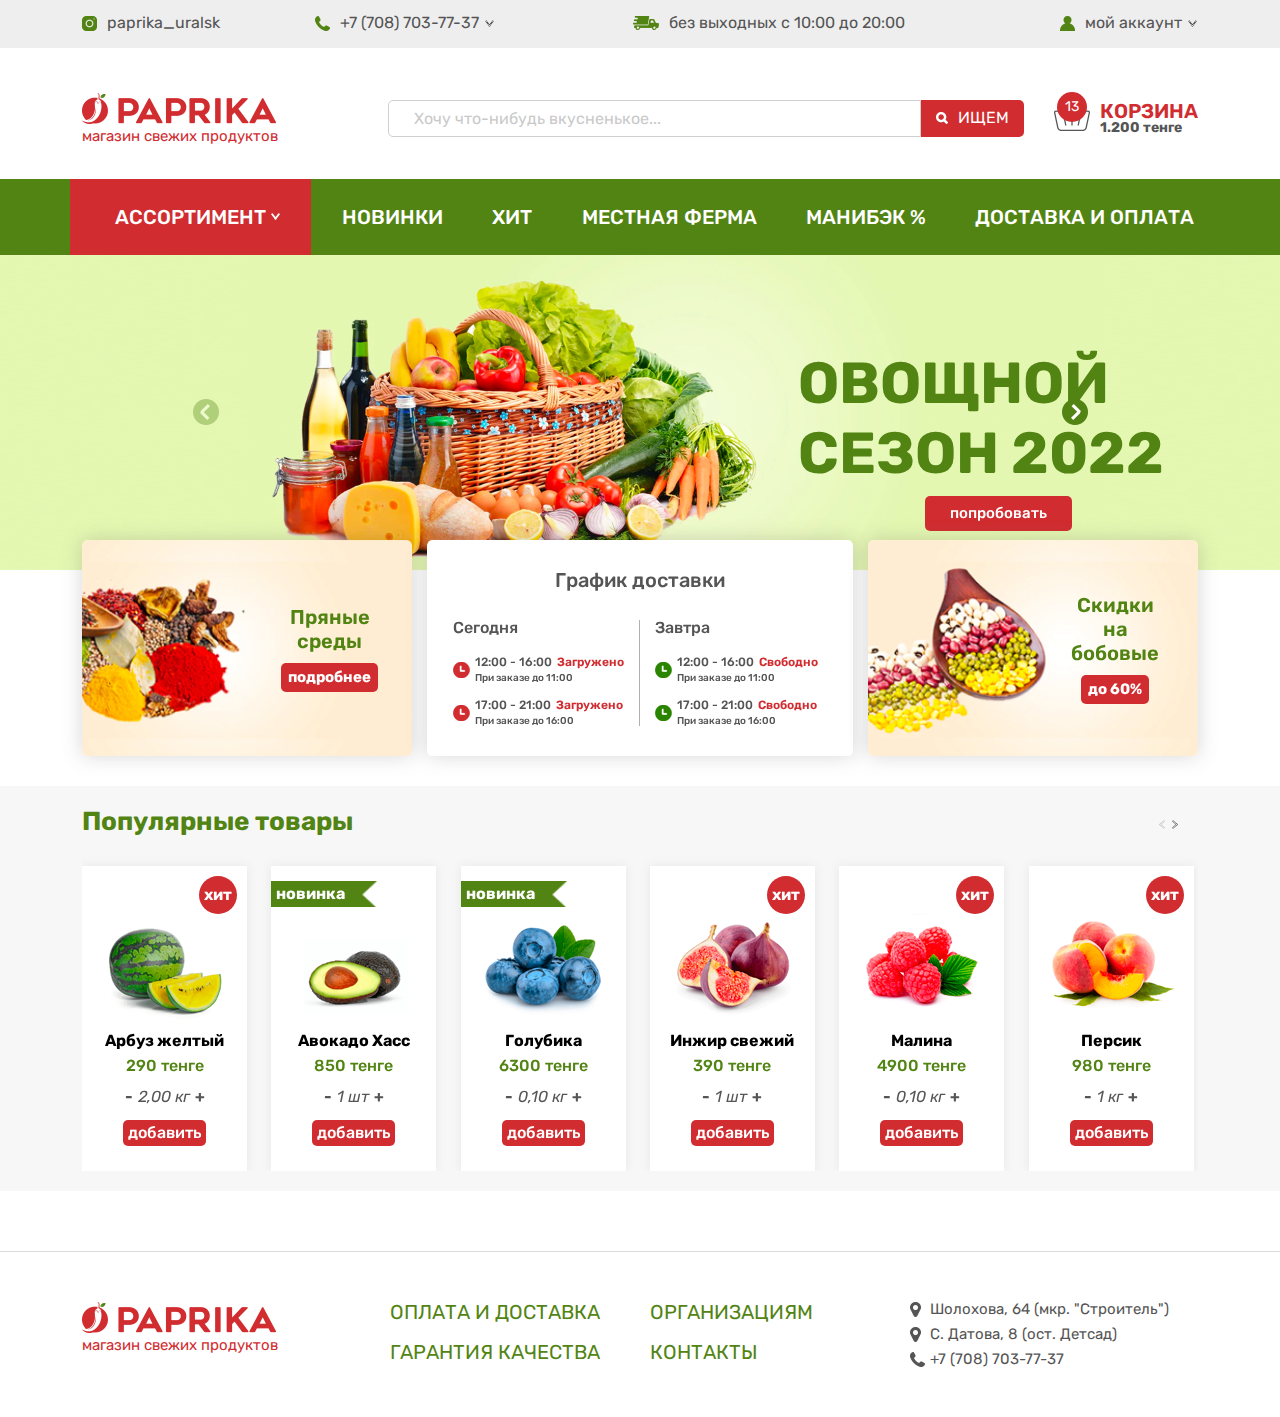
<file: index.html>
<!doctype html>
<html lang="ru">
<head>
    <meta charset="UTF-8">
    <meta name="viewport"
          content="width=device-width, user-scalable=no, initial-scale=1.0, maximum-scale=1.0, minimum-scale=1.0">
    <meta http-equiv="X-UA-Compatible" content="ie=edge">
    <title>Paprika</title>
    <link rel="stylesheet" href="./scss/swiper-bundle.css">
    <link rel="stylesheet" href="./scss/bootstrap.min.css">
    <link rel="stylesheet" href="./scss/main.css">
</head>
<body>
<header class="header">
    <div class="header-bg">
        <div class="container">
            <div class="row">
                <div class="col-12">
                    <div class="header-wrapper">
                        <a href="#" class="header-link d-lg-flex  d-none">
                            <img src="./img/icons/inst-icon.png" alt="" class="header-link__img">
                            <p class="header-link__text">paprika_uralsk</p>
                        </a>
                        <div class="dropdown">
                            <a class="header-link dropdown-toggle" type="button" id="dropdownMenuButto1"
                               data-bs-toggle="dropdown" aria-expanded="false">
                                <img src="./img/icons/phone-icon.png" alt="" class="header-link__img">
                                <p class="header-link__text">+7 (708) 703-77-37</p>
                            </a>
                            <div class="dropdown-menu" aria-labelledby="dropdownMenuLink1">
                                <a class="dropdown-item" href="#">Позвонить нам</a>
                                <a class="dropdown-item" href="#">Написать в WhatsApp</a>
                            </div>
                        </div>
                        <a href="#" class="header-link d-lg-flex justify-content-center d-none">
                            <img src="./img/icons/delivery-icon.png" alt="" class="header-link__img">
                            <p class="header-link__text">без выходных с 10:00 до 20:00</p>
                        </a>
                        <div class="dropdown authorization d-flex justify-content-end me-3">
                            <a class="header-link dropdown-toggle" type="button" id="dropdownMenuButton2"
                               data-bs-toggle="dropdown" aria-expanded="false" data-bs-auto-close="outside">
                                <img src="./img/icons/account-icon.png" alt="" class="header-link__img">
                                <p class="header-link__text">мой аккаунт</p>
                            </a>
                            <div class="dropdown-menu" aria-labelledby="dropdownMenuLink2">
                                <nav>
                                    <div class="nav nav-tabs" id="nav-tab" role="tablist">
                                        <button class="nav-link active" id="nav-home-tab" data-bs-toggle="tab"
                                                data-bs-target="#nav-home" type="button" role="tab"
                                                aria-controls="nav-home" aria-selected="true">Автозирация
                                        </button>
                                        <button class="nav-link" id="nav-profile-tab" data-bs-toggle="tab"
                                                data-bs-target="#nav-profile" type="button" role="tab"
                                                aria-controls="nav-profile" aria-selected="false">Регистрация
                                        </button>
                                    </div>
                                </nav>
                                <div class="tab-content" id="nav-tabContent">
                                    <div class="tab-pane fade show active" id="nav-home" role="tabpanel"
                                         aria-labelledby="nav-home-tab">
                                        <form action="#" class="auth-container">
                                            <fieldset class="auth-form mb-2">
                                                <img src="./img/icons/phone-icon.png" alt="" class="auth-form__img">
                                                <input type="number" class="auth-form__input"
                                                       placeholder="Номер телефона">
                                            </fieldset>
                                            <fieldset class="auth-form mb-3">
                                                <img src="./img/icons/password-icon.png" alt="" class="auth-form__img">
                                                <input type="password" class="auth-form__input" placeholder="Пароль">
                                            </fieldset>
                                            <button class="auth-container__btn" type="submit">Войти</button>
                                        </form>
                                    </div>
                                    <div class="tab-pane fade" id="nav-profile" role="tabpanel"
                                         aria-labelledby="nav-profile-tab">
                                        <form action="#" class="auth-container">
                                            <fieldset class="auth-form mb-3">
                                                <img src="./img/icons/phone-icon.png" alt="" class="auth-form__img">
                                                <input type="number" class="auth-form__input"
                                                       placeholder="Номер телефона">
                                            </fieldset>
                                            <button class="auth-container__btn" type="submit">Войти</button>
                                        </form>
                                        <!--<div class="done-block">
                                            <p class="done-block__done">Вы зарегистрированы!</p>
                                            <p class="done-block__text">Проверьте SMS-сообщения, мы отправили вам уникальный пароль.</p>
                                        </div>-->
                                    </div>
                                </div>
                            </div>
                        </div>
                    </div>
                </div>
            </div>
        </div>
    </div>
    <div class="container ">
        <div class="row">
            <div class="col-12">
                <div class="header-group">
                    <a href="" class="header-logo">
                        <img src="./img/icons/logo.png" alt="" class="header-logo__img">
                        <p class="header-logo__text">магазин свежих продуктов</p>
                    </a>
                    <form class="header-search">
                        <input type="text" class="header-search__input" placeholder="Хочу что-нибудь вкусненькое...">
                        <button class="search-btn" type="submit">
                            <img src="./img/icons/search-icon.png" alt="" class="search-btn__icon">
                            <p class="search-btn__text">ИЩЕМ</p>
                        </button>
                    </form>
                    <div class="basket-container">
                        <div class="dropdown ">
                            <button class="basket-btn dropdown-toggle" type="button" id="basket"
                                    data-bs-toggle="dropdown" aria-expanded="false" data-bs-auto-close="outside">
                                <img src="./img/icons/basket-icon.png" alt="" class="basket-btn__img">
                                <span class="basket-btn__number">13</span>
                            </button>
                            <ul class="dropdown-menu" aria-labelledby="basket">
                                <li class="basket-item">
                                    <img src="./img/slider-products/products-img-2.png" alt="" class="basket-item__img">
                                    <div class="basket-box">
                                        <p class="basket-box__name">Авокадо</p>
                                        <p class="basket-box__price">850 тенге</p>
                                    </div>
                                    <div class="products-box mb-0">
                                        <button class="products-box__minus">
                                            -
                                        </button>
                                        <span class="products-box__number">1 шт</span>
                                        <button class="products-box__plus">
                                            +
                                        </button>
                                    </div>
                                    <button class="basket-item__cancel">x</button>
                                </li>
                                <li class="basket-item">
                                    <img src="./img/slider-products/products-img-2.png" alt="" class="basket-item__img">
                                    <div class="basket-box">
                                        <p class="basket-box__name">Авокадо</p>
                                        <p class="basket-box__price">850 тенге</p>
                                    </div>
                                    <div class="products-box mb-0">
                                        <button class="products-box__minus">
                                            -
                                        </button>
                                        <span class="products-box__number">1 шт</span>
                                        <button class="products-box__plus">
                                            +
                                        </button>
                                    </div>
                                    <button class="basket-item__cancel">x</button>
                                </li>
                                <li class="basket-item">
                                    <img src="./img/slider-products/products-img-2.png" alt="" class="basket-item__img">
                                    <div class="basket-box">
                                        <p class="basket-box__name">Авокадо</p>
                                        <p class="basket-box__price">850 тенге</p>
                                    </div>
                                    <div class="products-box mb-0">
                                        <button class="products-box__minus">
                                            -
                                        </button>
                                        <span class="products-box__number">1 шт</span>
                                        <button class="products-box__plus">
                                            +
                                        </button>
                                    </div>
                                    <button class="basket-item__cancel">x</button>
                                </li>
                                <li>
                                    <a href="#" class="basket-link">
                                        оформить заказ
                                    </a>
                                </li>
                            </ul>
                        </div>
                        <div class="basket-block">
                            <p class="basket-block__text">корзина</p>
                            <p class="basket-block__price">1.200 тенге</p>
                        </div>
                    </div>
                </div>
            </div>
        </div>
    </div>
    <div class="menu-bg">
        <div class="container ms-0 me-0 ms-xl-auto me-xl-auto ps-0 ps-xl-auto pe-0 pe-xl-auto">
            <div class="row">
                <div class="col-12">
                    <div class="menu-container">
                        <div class="dropdown menu-dropdown d-none d-lg-block">
                            <button class="dropdown-toggle drop-cat-btn" type="button" id="menuBtn"
                                    data-bs-toggle="dropdown"
                                    aria-expanded="false">
                                Ассортимент
                            </button>
                            <ul class="dropdown-menu" aria-labelledby="menuBtn">
                                <div class="dropdown-row">
                                    <li>
                                        <a class="dropdown-item" href="#">
                                            <img src="./img/icons/vegetable-icon.png" alt="" class="dropdown-item__img">
                                            овощи
                                        </a>
                                    </li>
                                    <li>
                                        <a class="dropdown-item" href="#">
                                            <img src="./img/icons/fruit-icon.png" alt="" class="dropdown-item__img">
                                            фрукты
                                        </a>
                                    </li>
                                    <li>
                                        <a class="dropdown-item" href="#">
                                            <img src="./img/icons/mushrooms-icon.png" alt="" class="dropdown-item__img">
                                            зелень и грибы</a>
                                    </li>
                                    <li>
                                        <a class="dropdown-item" href="#">
                                            <img src="./img/icons/ekz-fruit-icon.png" alt="" class="dropdown-item__img">
                                            экзотические фрукты</a>
                                    </li>
                                    <li>
                                        <a class="dropdown-item" href="#">
                                            <img src="./img/icons/berry-icon.png" alt="" class="dropdown-item__img">
                                            ягоды</a>
                                    </li>

                                </div>
                                <div class="dropdown-row">
                                    <li>
                                        <a class="dropdown-item" href="#">
                                            <img src="./img/icons/dried-fruits-icon.png" alt=""
                                                 class="dropdown-item__img">
                                            сухофрукты</a>
                                    </li>
                                    <li>
                                        <a class="dropdown-item" href="#">
                                            <img src="./img/icons/jar-icon.png" alt="" class="dropdown-item__img">
                                            мед</a>
                                    </li>
                                    <li>
                                        <a class="dropdown-item" href="#">
                                            <img src="./img/icons/spices-icon.png" alt="" class="dropdown-item__img">
                                            пряности</a>
                                    </li>
                                    <li>
                                        <a class="dropdown-item" href="#">
                                            <img src="./img/icons/drunk-icon.png" alt="" class="dropdown-item__img">
                                            напитки</a>
                                    </li>
                                    <li>
                                        <a class="dropdown-item" href="#">
                                            <img src="./img/icons/grocery-icon.png" alt="" class="dropdown-item__img">
                                            бакалея</a>
                                    </li>
                                </div>
                                <div class="dropdown-row">
                                    <li>
                                        <a class="dropdown-item" href="#">
                                            <img src="./img/icons/products-icon.png" alt="" class="dropdown-item__img">
                                            полуфабрикаты</a>
                                    </li>
                                    <li>
                                        <a class="dropdown-item" href="#">
                                            <img src="./img/icons/crab-icon.png" alt="" class="dropdown-item__img">
                                            морепродукты</a>
                                    </li>
                                    <li>
                                        <a class="dropdown-item" href="#">
                                            <img src="./img/icons/hoz-icon.png" alt="" class="dropdown-item__img">
                                            хозтовары</a>
                                    </li>
                                </div>
                            </ul>
                        </div>
                        <!--mobile-menu-category-->
                        <button class="btn btn-category" type="button" data-bs-toggle="offcanvas"
                                data-bs-target="#offcanvasExample" aria-controls="offcanvasExample">
                            Ассортимент
                        </button>
                        <div class="offcanvas offcanvas-start" tabindex="-1" id="offcanvasExample"
                             aria-labelledby="offcanvasExampleLabel">
                            <div class="offcanvas-header offcanvas-header--category">
                                <button type="button" class="btn-close text-reset" data-bs-dismiss="offcanvas"
                                        aria-label="Close"></button>
                            </div>
                            <div class="offcanvas-body offcanvas-body--category">
                                <ul class="menu-category">
                                    <li>
                                        <a class="dropdown-item" href="#">
                                            <img src="./img/icons/vegetable-icon.png" alt="" class="dropdown-item__img">
                                            овощи
                                        </a>
                                    </li>
                                    <li>
                                        <a class="dropdown-item" href="#">
                                            <img src="./img/icons/fruit-icon.png" alt="" class="dropdown-item__img">
                                            фрукты
                                        </a>
                                    </li>
                                    <li>
                                        <a class="dropdown-item" href="#">
                                            <img src="./img/icons/mushrooms-icon.png" alt="" class="dropdown-item__img">
                                            зелень и грибы</a>
                                    </li>
                                    <li>
                                        <a class="dropdown-item" href="#">
                                            <img src="./img/icons/ekz-fruit-icon.png" alt="" class="dropdown-item__img">
                                            экзотические фрукты</a>
                                    </li>
                                    <li>
                                        <a class="dropdown-item" href="#">
                                            <img src="./img/icons/berry-icon.png" alt="" class="dropdown-item__img">
                                            ягоды</a>
                                    </li>
                                    <li>
                                        <a class="dropdown-item" href="#">
                                            <img src="./img/icons/dried-fruits-icon.png" alt=""
                                                 class="dropdown-item__img">
                                            сухофрукты</a>
                                    </li>
                                    <li>
                                        <a class="dropdown-item" href="#">
                                            <img src="./img/icons/jar-icon.png" alt="" class="dropdown-item__img">
                                            мед</a>
                                    </li>
                                    <li>
                                        <a class="dropdown-item" href="#">
                                            <img src="./img/icons/spices-icon.png" alt="" class="dropdown-item__img">
                                            пряности</a>
                                    </li>
                                    <li>
                                        <a class="dropdown-item" href="#">
                                            <img src="./img/icons/drunk-icon.png" alt="" class="dropdown-item__img">
                                            напитки</a>
                                    </li>
                                    <li>
                                        <a class="dropdown-item" href="#">
                                            <img src="./img/icons/grocery-icon.png" alt="" class="dropdown-item__img">
                                            бакалея</a>
                                    </li>
                                    <li>
                                        <a class="dropdown-item" href="#">
                                            <img src="./img/icons/products-icon.png" alt="" class="dropdown-item__img">
                                            полуфабрикаты</a>
                                    </li>
                                    <li>
                                        <a class="dropdown-item" href="#">
                                            <img src="./img/icons/crab-icon.png" alt="" class="dropdown-item__img">
                                            морепродукты</a>
                                    </li>
                                    <li>
                                        <a class="dropdown-item" href="#">
                                            <img src="./img/icons/hoz-icon.png" alt="" class="dropdown-item__img">
                                            хозтовары</a>
                                    </li>
                                </ul>
                            </div>
                        </div>
                        <nav class="nav-menu">
                            <li class="nav-item"><a href="#" class="nav-link">новинки</a></li>
                            <li class="nav-item"><a href="#" class="nav-link">хит</a></li>
                            <li class="nav-item"><a href="#" class="nav-link">местная ферма</a></li>
                            <li class="nav-item"><a href="#" class="nav-link">манибэк %</a></li>
                            <li class="nav-item"><a href="#" class="nav-link">доставка и оплата</a></li>
                        </nav>
                        <!--mobile-main-menu-->
                        <button class="btn btn-mobile" type="button" data-bs-toggle="offcanvas"
                                data-bs-target="#offcanvasRight" aria-controls="offcanvasRight">
                            <div class="menu-btn">
                                <span></span>
                                <span></span>
                                <span></span>
                            </div>
                        </button>
                        <div class="offcanvas offcanvas-end" tabindex="-1" id="offcanvasRight"
                             aria-labelledby="offcanvasRightLabel">
                            <div class="offcanvas-header offcanvas-header--main">
                                <button type="button" class="btn-close text-reset" data-bs-dismiss="offcanvas"
                                        aria-label="Close"></button>
                            </div>
                            <div class="offcanvas-body offcanvas-body--main">
                                <nav class="nav-menu-mobile">
                                    <li class="nav-item"><a href="#" class="nav-link">новинки</a></li>
                                    <li class="nav-item"><a href="#" class="nav-link">хит</a></li>
                                    <li class="nav-item"><a href="#" class="nav-link">местная ферма</a></li>
                                    <li class="nav-item"><a href="#" class="nav-link">манибэк %</a></li>
                                    <li class="nav-item"><a href="#" class="nav-link">доставка и оплата</a></li>
                                </nav>
                            </div>
                        </div>
                    </div>
                </div>
            </div>
        </div>
    </div>
</header>
<main class="main">
    <section class="container-fluid">
        <!-- Slider main container -->
        <div class="swiper swiperMain">
            <!-- Additional required wrapper -->
            <div class="swiper-wrapper">
                <!-- Slides -->
                <div class="swiper-slide">
                    <picture>
                        <source media="(max-width: 1023px)" srcset="./img/slider-img/slider-mobile-img.png">
                        <img src="./img/slider-img/slider-img-1.png" alt="" class="swiper-slide__img">
                    </picture>
                    <div class="container swiper-box">
                        <div class="swiper-block">
                            <h2 class="swiper-box__title">ОВОЩНОЙ сезон 2022</h2>
                            <a href="#" class="swiper-box__link">попробовать</a>
                        </div>
                    </div>
                </div>
                <div class="swiper-slide">
                    <picture>
                        <source media="(max-width: 1023px)" srcset="./img/slider-img/slider-mobile-img.png">
                        <img src="./img/slider-img/slider-img-1.png" alt="" class="swiper-slide__img">
                    </picture>
                    <div class="container swiper-box">
                        <div class="swiper-block">
                            <h2 class="swiper-box__title">ОВОЩНОЙ сезон 2023</h2>
                            <a href="#" class="swiper-box__link">попробовать</a>
                        </div>
                    </div>
                </div>
                <div class="swiper-slide">
                    <picture>
                        <source media="(max-width: 1023px)" srcset="./img/slider-img/slider-mobile-img.png">
                        <img src="./img/slider-img/slider-img-1.png" alt="" class="swiper-slide__img">
                    </picture>
                    <div class="container swiper-box">
                        <div class="swiper-block">
                            <h2 class="swiper-box__title">ОВОЩНОЙ сезон 2024</h2>
                            <a href="#" class="swiper-box__link">попробовать</a>
                        </div>
                    </div>
                </div>
            </div>
            <div class="arrows-wrapper">
                <div class="main-arrows">
                    <div class="swiper-button-prev"></div>
                    <div class="swiper-button-next"></div>
                </div>
            </div>
        </div>
    </section>
    <section class="container">
        <div class="row">
            <div class="col-12">
                <div class="schedule-row">
                    <div class="schedule-block schedule-block--1">
                        <div class="schedule-box">
                            <p class="schedule-box__title">
                                Пряные среды
                            </p>
                            <a href="#" class="schedule-box__link">подробнее</a>
                        </div>
                    </div>
                    <div class="schedule-time">
                        <p class="schedule-time__title">График доставки</p>
                        <div class="time-container">
                            <div class="time-work time-work--border">
                                <p class="time-work__title">Сегодня</p>
                                <div class="time-box mb-3">
                                    <img src="./img/icons/clock-icon-red.png" alt="" class="time-box__img">
                                    <div class="time-numbers">
                                        <p class="time-numbers__time">
                                            12:00 - 16:00 <span class="time-numbers__span">Загружено</span>
                                        </p>
                                        <p class="time-numbers__small">При заказе до 11:00</p>
                                    </div>
                                </div>
                                <div class="time-box">
                                    <img src="./img/icons/clock-icon-red.png" alt="" class="time-box__img">
                                    <div class="time-numbers">
                                        <p class="time-numbers__time">
                                            17:00 - 21:00<span class="time-numbers__span">Загружено</span>
                                        </p>
                                        <p class="time-numbers__small">При заказе до 16:00</p>
                                    </div>
                                </div>
                            </div>
                            <div class="time-work">
                                <p class="time-work__title">Завтра</p>
                                <div class="time-box mb-3">
                                    <img src="./img/icons/clock-icon-green.png" alt="" class="time-box__img">
                                    <div class="time-numbers">
                                        <p class="time-numbers__time">
                                            12:00 - 16:00 <span class="time-numbers__span">Свободно</span>
                                        </p>
                                        <p class="time-numbers__small">При заказе до 11:00</p>
                                    </div>
                                </div>
                                <div class="time-box">
                                    <img src="./img/icons/clock-icon-green.png" alt="" class="time-box__img">
                                    <div class="time-numbers">
                                        <p class="time-numbers__time">
                                            17:00 - 21:00<span class="time-numbers__span">Свободно</span>
                                        </p>
                                        <p class="time-numbers__small">При заказе до 16:00</p>
                                    </div>
                                </div>
                            </div>
                        </div>
                    </div>
                    <div class="schedule-block schedule-block--3">
                        <div class="schedule-box">
                            <p class="schedule-box__title">
                                Скидки на бобовые
                            </p>
                            <a href="#" class="schedule-box__link">до 60%</a>
                        </div>
                    </div>
                </div>
            </div>
        </div>
    </section>
    <section class="container-fluid">
        <div class="products-bg">
            <div class="container">
                <div class="row">
                    <div class="col-12">
                        <div class="products-wrapper">
                            <h2 class="products-wrapper__title">
                                Популярные товары
                            </h2>
                            <div class="swiper swiperProducts">
                                <!-- Additional required wrapper -->
                                <div class="swiper-wrapper">
                                    <!-- Slides -->
                                    <div class="swiper-slide">
                                        <div class="products-block">
                                            <img src="./img/slider-products/products-img-1.png" alt=""
                                                 class="products-block__img">
                                            <p class="products-block__title">Арбуз желтый</p>
                                            <p class="products-block__price">290 тенге</p>
                                            <div class="products-box">
                                                <button class="products-box__minus">
                                                    -
                                                </button>
                                                <span class="products-box__number">2,00 кг</span>
                                                <button class="products-box__plus">
                                                    +
                                                </button>
                                            </div>
                                            <a href="#" class="products-block__link">добавить</a>
                                            <p class="products-block__stock">хит</p>
                                        </div>
                                    </div>
                                    <div class="swiper-slide">
                                        <div class="products-block">
                                            <img src="./img/slider-products/products-img-2.png" alt=""
                                                 class="products-block__img">
                                            <p class="products-block__title">Авокадо Хасс</p>
                                            <p class="products-block__price">850 тенге</p>
                                            <div class="products-box">
                                                <button class="products-box__minus">
                                                    -
                                                </button>
                                                <span class="products-box__number">1 шт</span>
                                                <button class="products-box__plus">
                                                    +
                                                </button>
                                            </div>
                                            <a href="#" class="products-block__link">добавить</a>
                                            <p class="products-block__new">новинка</p>
                                        </div>
                                    </div>
                                    <div class="swiper-slide">
                                        <div class="products-block">
                                            <img src="./img/slider-products/products-img-3.png" alt=""
                                                 class="products-block__img">
                                            <p class="products-block__title">Голубика</p>
                                            <p class="products-block__price">6300 тенге</p>
                                            <div class="products-box">
                                                <button class="products-box__minus">
                                                    -
                                                </button>
                                                <span class="products-box__number">0,10 кг</span>
                                                <button class="products-box__plus">
                                                    +
                                                </button>
                                            </div>
                                            <a href="#" class="products-block__link">добавить</a>
                                            <p class="products-block__new">новинка</p>
                                        </div>
                                    </div>
                                    <div class="swiper-slide">
                                        <div class="products-block">
                                            <img src="./img/slider-products/products-img-4.png" alt=""
                                                 class="products-block__img">
                                            <p class="products-block__title">Инжир свежий</p>
                                            <p class="products-block__price">390 тенге</p>
                                            <div class="products-box">
                                                <button class="products-box__minus">
                                                    -
                                                </button>
                                                <span class="products-box__number">1 шт</span>
                                                <button class="products-box__plus">
                                                    +
                                                </button>
                                            </div>
                                            <a href="#" class="products-block__link">добавить</a>
                                            <p class="products-block__stock">хит</p>
                                        </div>
                                    </div>
                                    <div class="swiper-slide">
                                        <div class="products-block">
                                            <img src="./img/slider-products/products-img-5.png" alt=""
                                                 class="products-block__img">
                                            <p class="products-block__title">Малина</p>
                                            <p class="products-block__price">4900 тенге</p>
                                            <div class="products-box">
                                                <button class="products-box__minus">
                                                    -
                                                </button>
                                                <span class="products-box__number">0,10 кг</span>
                                                <button class="products-box__plus">
                                                    +
                                                </button>
                                            </div>
                                            <a href="#" class="products-block__link">добавить</a>
                                            <p class="products-block__stock">хит</p>
                                        </div>
                                    </div>
                                    <div class="swiper-slide">
                                        <div class="products-block">
                                            <img src="./img/slider-products/products-img-6.png" alt=""
                                                 class="products-block__img">
                                            <p class="products-block__title">Персик</p>
                                            <p class="products-block__price">980 тенге</p>
                                            <div class="products-box">
                                                <button class="products-box__minus">
                                                    -
                                                </button>
                                                <span class="products-box__number">1 кг</span>
                                                <button class="products-box__plus">
                                                    +
                                                </button>
                                            </div>
                                            <a href="#" class="products-block__link">добавить</a>
                                            <p class="products-block__stock">хит</p>
                                        </div>
                                    </div>
                                    <div class="swiper-slide">
                                        <div class="products-block">
                                            <img src="./img/slider-products/products-img-6.png" alt=""
                                                 class="products-block__img">
                                            <p class="products-block__title">Персик</p>
                                            <p class="products-block__price">980 тенге</p>
                                            <div class="products-box">
                                                <button class="products-box__minus">
                                                    -
                                                </button>
                                                <span class="products-box__number">1 кг</span>
                                                <button class="products-box__plus">
                                                    +
                                                </button>
                                            </div>
                                            <a href="#" class="products-block__link">добавить</a>
                                            <p class="products-block__stock">хит</p>
                                        </div>
                                    </div>
                                </div>
                                <div class="arrow-position">
                                    <div class="swiper-button-prev"></div>
                                    <div class="swiper-button-next"></div>
                                </div>
                            </div>
                        </div>
                    </div>
                </div>
            </div>
        </div>
    </section>
</main>
<footer class="footer">
    <div class="container-fluid">
        <div class="footer-border">
            <div class="container">
                <div class="row">
                    <div class="col-12">
                        <div class="footer-container">
                            <div class="footer-logo">
                                <a href="" class="header-logo">
                                    <img src="./img/icons/logo.png" alt="" class="header-logo__img">
                                    <p class="header-logo__text">магазин свежих продуктов</p>
                                </a>
                            </div>
                            <div class="footer-nav footer-nav--1">
                                <a href="#" class="footer-nav__link">ОПЛАТА И ДОСТАВКА</a>
                                <a href="#" class="footer-nav__link">ГАРАНТИЯ КАЧЕСТВА</a>
                            </div>
                            <div class="footer-nav footer-nav--2">
                                <a href="#" class="footer-nav__link">ОРГАНИЗАЦИЯМ</a>
                                <a href="#" class="footer-nav__link">КОНТАКТЫ</a>
                            </div>
                            <div class="footer-contacts">
                                <a href="#" class="footer-block">
                                    <img src="./img/icons/geo-icon.png" alt="" class="footer-block__img">
                                    <p class="footer-block__text">Шолохова, 64 (мкр. "Строитель")</p>
                                </a>
                                <a href="#" class="footer-block">
                                    <img src="./img/icons/geo-icon.png" alt="" class="footer-block__img">
                                    <p class="footer-block__text">C. Датова, 8 (ост. Детсад)</p>
                                </a>
                                <a href="#" class="footer-block">
                                    <img src="./img/icons/phone-footer-icon.png" alt="" class="footer-block__img">
                                    <p class="footer-block__text">+7 (708) 703-77-37</p>
                                </a>
                            </div>
                        </div>
                    </div>
                </div>
            </div>
        </div>
    </div>
</footer>
<script src="./js/bootstrap.bundle.min.js" type="text/javascript"></script>
<script src="./js/swiper-bundle.min.js" type="text/javascript"></script>
<script src="./js/index.js" type="text/javascript"></script>
</body>
</html>
</file>
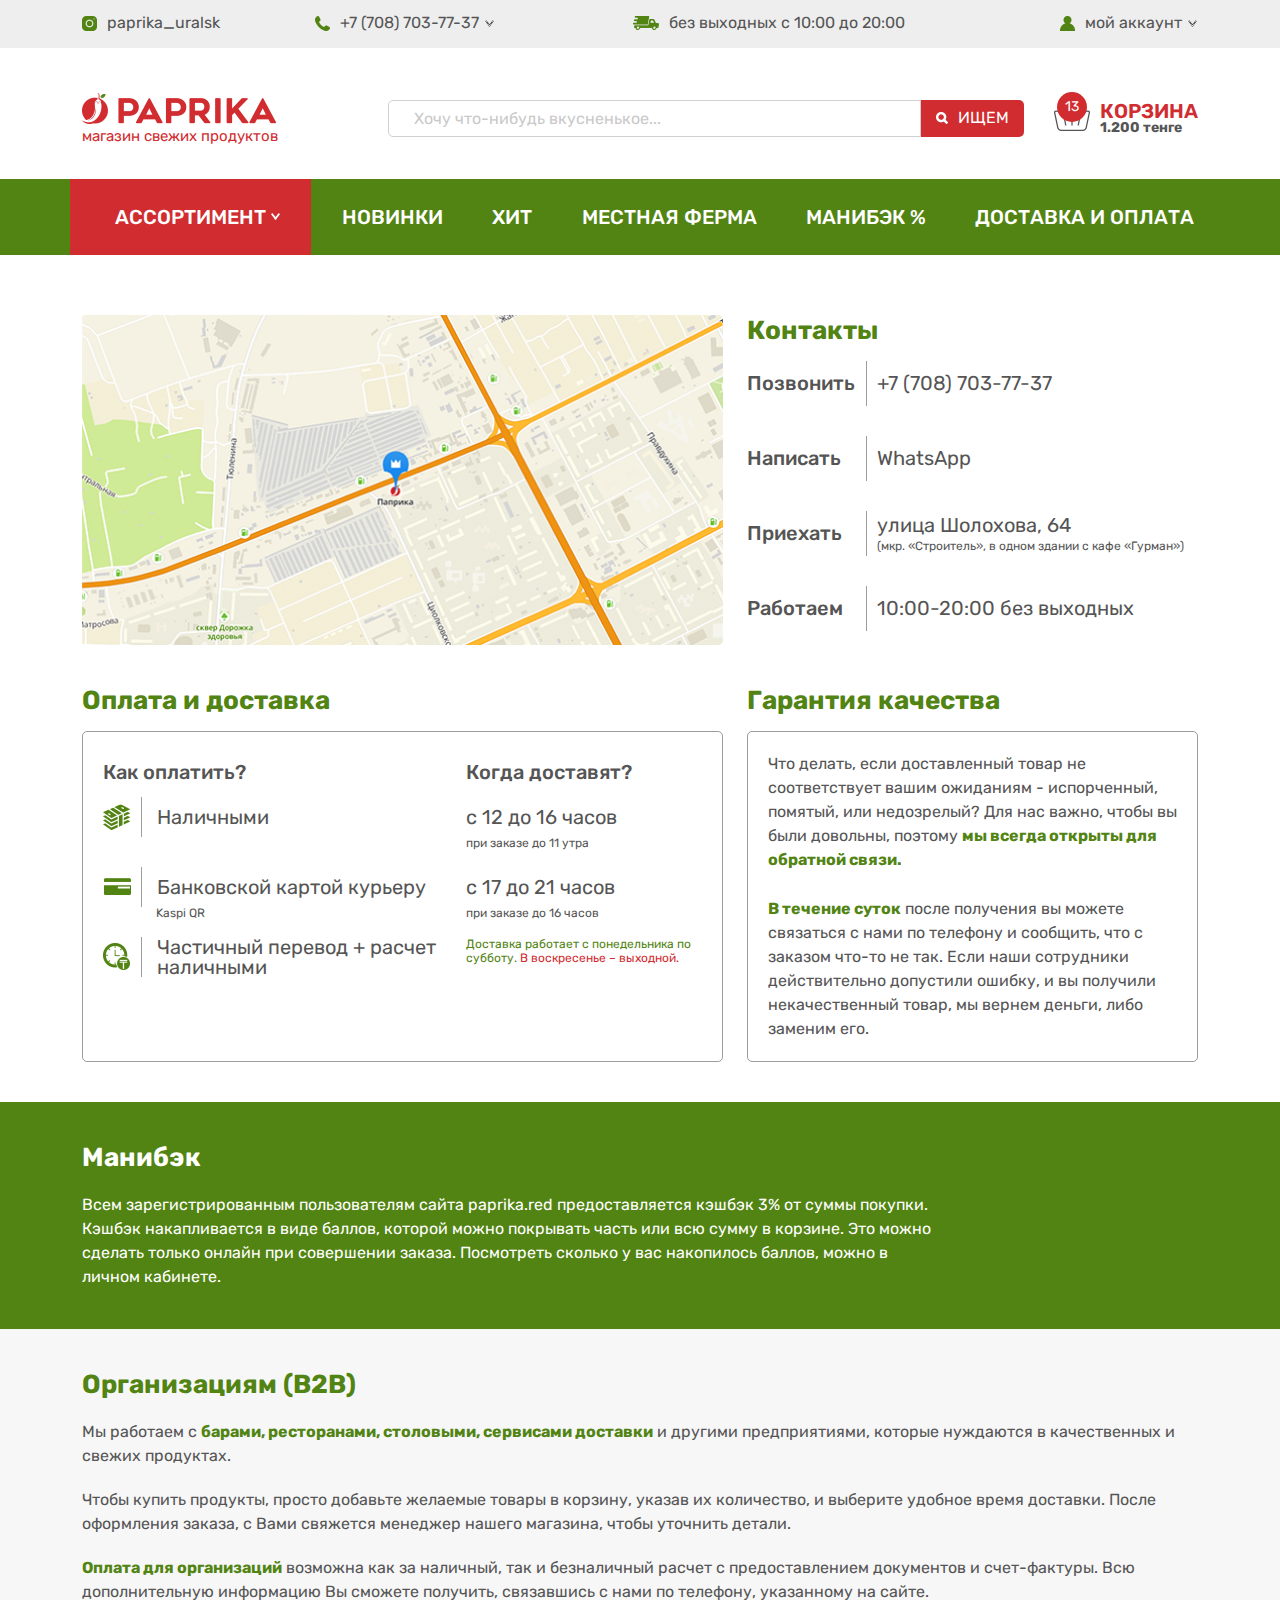
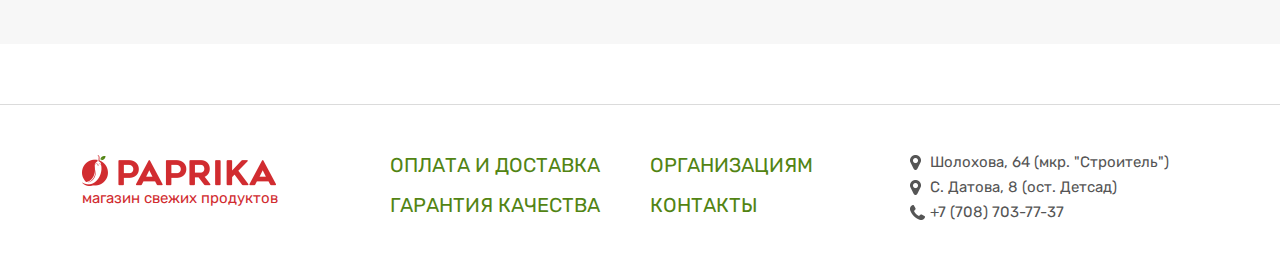
<file: about.html>
<!doctype html>
<html lang="ru">
<head>
    <meta charset="UTF-8">
    <meta name="viewport"
          content="width=device-width, user-scalable=no, initial-scale=1.0, maximum-scale=1.0, minimum-scale=1.0">
    <meta http-equiv="X-UA-Compatible" content="ie=edge">
    <title>Paprika</title>
    <link rel="stylesheet" href="./scss/swiper-bundle.css">
    <link rel="stylesheet" href="./scss/bootstrap.min.css">
    <link rel="stylesheet" href="./scss/main.css">
</head>

<body>
<header class="header">
    <div class="header-bg">
        <div class="container">
            <div class="row">
                <div class="col-12">
                    <div class="header-wrapper">
                        <a href="#" class="header-link d-lg-flex  d-none">
                            <img src="./img/icons/inst-icon.png" alt="" class="header-link__img">
                            <p class="header-link__text">paprika_uralsk</p>
                        </a>
                        <div class="dropdown">
                            <a class="header-link dropdown-toggle" type="button" id="dropdownMenuButto1"
                               data-bs-toggle="dropdown" aria-expanded="false">
                                <img src="./img/icons/phone-icon.png" alt="" class="header-link__img">
                                <p class="header-link__text">+7 (708) 703-77-37</p>
                            </a>
                            <div class="dropdown-menu" aria-labelledby="dropdownMenuLink1">
                                <a class="dropdown-item" href="#">Позвонить нам</a>
                                <a class="dropdown-item" href="#">Написать в WhatsApp</a>
                            </div>
                        </div>
                        <a href="#" class="header-link d-lg-flex justify-content-center d-none">
                            <img src="./img/icons/delivery-icon.png" alt="" class="header-link__img">
                            <p class="header-link__text">без выходных с 10:00 до 20:00</p>
                        </a>
                        <div class="dropdown authorization d-flex justify-content-end me-3">
                            <a class="header-link dropdown-toggle" type="button" id="dropdownMenuButton2"
                               data-bs-toggle="dropdown" aria-expanded="false" data-bs-auto-close="outside">
                                <img src="./img/icons/account-icon.png" alt="" class="header-link__img">
                                <p class="header-link__text">мой аккаунт</p>
                            </a>
                            <div class="dropdown-menu" aria-labelledby="dropdownMenuLink2">
                                <nav>
                                    <div class="nav nav-tabs" id="nav-tab" role="tablist">
                                        <button class="nav-link active" id="nav-home-tab" data-bs-toggle="tab"
                                                data-bs-target="#nav-home" type="button" role="tab"
                                                aria-controls="nav-home" aria-selected="true">Автозирация
                                        </button>
                                        <button class="nav-link" id="nav-profile-tab" data-bs-toggle="tab"
                                                data-bs-target="#nav-profile" type="button" role="tab"
                                                aria-controls="nav-profile" aria-selected="false">Регистрация
                                        </button>
                                    </div>
                                </nav>
                                <div class="tab-content" id="nav-tabContent">
                                    <div class="tab-pane fade show active" id="nav-home" role="tabpanel"
                                         aria-labelledby="nav-home-tab">
                                        <form action="#" class="auth-container">
                                            <fieldset class="auth-form mb-2">
                                                <img src="./img/icons/phone-icon.png" alt="" class="auth-form__img">
                                                <input type="number" class="auth-form__input"
                                                       placeholder="Номер телефона">
                                            </fieldset>
                                            <fieldset class="auth-form mb-3">
                                                <img src="./img/icons/password-icon.png" alt="" class="auth-form__img">
                                                <input type="password" class="auth-form__input" placeholder="Пароль">
                                            </fieldset>
                                            <button class="auth-container__btn" type="submit">Войти</button>
                                        </form>
                                    </div>
                                    <div class="tab-pane fade" id="nav-profile" role="tabpanel"
                                         aria-labelledby="nav-profile-tab">
                                        <form action="#" class="auth-container">
                                            <fieldset class="auth-form mb-3">
                                                <img src="./img/icons/phone-icon.png" alt="" class="auth-form__img">
                                                <input type="number" class="auth-form__input"
                                                       placeholder="Номер телефона">
                                            </fieldset>
                                            <button class="auth-container__btn" type="submit">Войти</button>
                                        </form>
                                        <!--<div class="done-block">
                                            <p class="done-block__done">Вы зарегистрированы!</p>
                                            <p class="done-block__text">Проверьте SMS-сообщения, мы отправили вам уникальный пароль.</p>
                                        </div>-->
                                    </div>
                                </div>
                            </div>
                        </div>
                    </div>
                </div>
            </div>
        </div>
    </div>
    <div class="container">
        <div class="row">
            <div class="col-12">
                <div class="header-group">
                    <a href="" class="header-logo">
                        <img src="./img/icons/logo.png" alt="" class="header-logo__img">
                        <p class="header-logo__text">магазин свежих продуктов</p>
                    </a>
                    <form class="header-search">
                        <input type="text" class="header-search__input" placeholder="Хочу что-нибудь вкусненькое...">
                        <button class="search-btn" type="submit">
                            <img src="./img/icons/search-icon.png" alt="" class="search-btn__icon">
                            <p class="search-btn__text">ИЩЕМ</p>
                        </button>
                    </form>
                    <div class="basket-container">
                        <div class="dropdown ">
                            <button class="basket-btn dropdown-toggle" type="button" id="basket"
                                    data-bs-toggle="dropdown" aria-expanded="false" data-bs-auto-close="outside">
                                <img src="./img/icons/basket-icon.png" alt="" class="basket-btn__img">
                                <span class="basket-btn__number">13</span>
                            </button>
                            <ul class="dropdown-menu" aria-labelledby="basket">
                                <li class="basket-item">
                                    <img src="./img/slider-products/products-img-2.png" alt="" class="basket-item__img">
                                    <div class="basket-box">
                                        <p class="basket-box__name">Авокадо</p>
                                        <p class="basket-box__price">850 тенге</p>
                                    </div>
                                    <div class="products-box mb-0">
                                        <button class="products-box__minus">
                                            -
                                        </button>
                                        <span class="products-box__number">1 шт</span>
                                        <button class="products-box__plus">
                                            +
                                        </button>
                                    </div>
                                    <button class="basket-item__cancel">x</button>
                                </li>
                                <li class="basket-item">
                                    <img src="./img/slider-products/products-img-2.png" alt="" class="basket-item__img">
                                    <div class="basket-box">
                                        <p class="basket-box__name">Авокадо</p>
                                        <p class="basket-box__price">850 тенге</p>
                                    </div>
                                    <div class="products-box mb-0">
                                        <button class="products-box__minus">
                                            -
                                        </button>
                                        <span class="products-box__number">1 шт</span>
                                        <button class="products-box__plus">
                                            +
                                        </button>
                                    </div>
                                    <button class="basket-item__cancel">x</button>
                                </li>
                                <li class="basket-item">
                                    <img src="./img/slider-products/products-img-2.png" alt="" class="basket-item__img">
                                    <div class="basket-box">
                                        <p class="basket-box__name">Авокадо</p>
                                        <p class="basket-box__price">850 тенге</p>
                                    </div>
                                    <div class="products-box mb-0">
                                        <button class="products-box__minus">
                                            -
                                        </button>
                                        <span class="products-box__number">1 шт</span>
                                        <button class="products-box__plus">
                                            +
                                        </button>
                                    </div>
                                    <button class="basket-item__cancel">x</button>
                                </li>
                                <li>
                                    <a href="#" class="basket-link">
                                        оформить заказ
                                    </a>
                                </li>
                            </ul>
                        </div>
                        <div class="basket-block">
                            <p class="basket-block__text">корзина</p>
                            <p class="basket-block__price">1.200 тенге</p>
                        </div>
                    </div>
                </div>
            </div>
        </div>
    </div>
    <div class="menu-bg">
        <div class="container ms-0 me-0 ms-xl-auto me-xl-auto ps-0 ps-xl-auto pe-0 pe-xl-auto">
            <div class="row">
                <div class="col-12">
                    <div class="menu-container">
                        <div class="dropdown menu-dropdown d-none d-lg-block">
                            <button class="dropdown-toggle  drop-cat-btn" type="button" id="menuBtn"
                                    data-bs-toggle="dropdown"
                                    aria-expanded="false">
                                Ассортимент
                            </button>
                            <ul class="dropdown-menu" aria-labelledby="menuBtn">
                                <div class="dropdown-row">
                                    <li>
                                        <a class="dropdown-item" href="#">
                                            <img src="./img/icons/vegetable-icon.png" alt="" class="dropdown-item__img">
                                            овощи
                                        </a>
                                    </li>
                                    <li>
                                        <a class="dropdown-item" href="#">
                                            <img src="./img/icons/fruit-icon.png" alt="" class="dropdown-item__img">
                                            фрукты
                                        </a>
                                    </li>
                                    <li>
                                        <a class="dropdown-item" href="#">
                                            <img src="./img/icons/mushrooms-icon.png" alt="" class="dropdown-item__img">
                                            зелень и грибы</a>
                                    </li>
                                    <li>
                                        <a class="dropdown-item" href="#">
                                            <img src="./img/icons/ekz-fruit-icon.png" alt="" class="dropdown-item__img">
                                            экзотические фрукты</a>
                                    </li>
                                    <li>
                                        <a class="dropdown-item" href="#">
                                            <img src="./img/icons/berry-icon.png" alt="" class="dropdown-item__img">
                                            ягоды</a>
                                    </li>

                                </div>
                                <div class="dropdown-row">
                                    <li>
                                        <a class="dropdown-item" href="#">
                                            <img src="./img/icons/dried-fruits-icon.png" alt=""
                                                 class="dropdown-item__img">
                                            сухофрукты</a>
                                    </li>
                                    <li>
                                        <a class="dropdown-item" href="#">
                                            <img src="./img/icons/jar-icon.png" alt="" class="dropdown-item__img">
                                            мед</a>
                                    </li>
                                    <li>
                                        <a class="dropdown-item" href="#">
                                            <img src="./img/icons/spices-icon.png" alt="" class="dropdown-item__img">
                                            пряности</a>
                                    </li>
                                    <li>
                                        <a class="dropdown-item" href="#">
                                            <img src="./img/icons/drunk-icon.png" alt="" class="dropdown-item__img">
                                            напитки</a>
                                    </li>
                                    <li>
                                        <a class="dropdown-item" href="#">
                                            <img src="./img/icons/grocery-icon.png" alt="" class="dropdown-item__img">
                                            бакалея</a>
                                    </li>
                                </div>
                                <div class="dropdown-row">
                                    <li>
                                        <a class="dropdown-item" href="#">
                                            <img src="./img/icons/products-icon.png" alt="" class="dropdown-item__img">
                                            полуфабрикаты</a>
                                    </li>
                                    <li>
                                        <a class="dropdown-item" href="#">
                                            <img src="./img/icons/crab-icon.png" alt="" class="dropdown-item__img">
                                            морепродукты</a>
                                    </li>
                                    <li>
                                        <a class="dropdown-item" href="#">
                                            <img src="./img/icons/hoz-icon.png" alt="" class="dropdown-item__img">
                                            хозтовары</a>
                                    </li>
                                </div>
                            </ul>
                        </div>
                        <!--mobile-menu-category-->
                        <button class="btn btn-category" type="button" data-bs-toggle="offcanvas"
                                data-bs-target="#offcanvasExample" aria-controls="offcanvasExample">
                            Ассортимент
                        </button>
                        <div class="offcanvas offcanvas-start" tabindex="-1" id="offcanvasExample"
                             aria-labelledby="offcanvasExampleLabel">
                            <div class="offcanvas-header offcanvas-header--category">
                                <button type="button" class="btn-close text-reset" data-bs-dismiss="offcanvas"
                                        aria-label="Close"></button>
                            </div>
                            <div class="offcanvas-body offcanvas-body--category">
                                <ul class="menu-category">
                                    <li>
                                        <a class="dropdown-item" href="#">
                                            <img src="./img/icons/vegetable-icon.png" alt="" class="dropdown-item__img">
                                            овощи
                                        </a>
                                    </li>
                                    <li>
                                        <a class="dropdown-item" href="#">
                                            <img src="./img/icons/fruit-icon.png" alt="" class="dropdown-item__img">
                                            фрукты
                                        </a>
                                    </li>
                                    <li>
                                        <a class="dropdown-item" href="#">
                                            <img src="./img/icons/mushrooms-icon.png" alt="" class="dropdown-item__img">
                                            зелень и грибы</a>
                                    </li>
                                    <li>
                                        <a class="dropdown-item" href="#">
                                            <img src="./img/icons/ekz-fruit-icon.png" alt="" class="dropdown-item__img">
                                            экзотические фрукты</a>
                                    </li>
                                    <li>
                                        <a class="dropdown-item" href="#">
                                            <img src="./img/icons/berry-icon.png" alt="" class="dropdown-item__img">
                                            ягоды</a>
                                    </li>
                                    <li>
                                        <a class="dropdown-item" href="#">
                                            <img src="./img/icons/dried-fruits-icon.png" alt=""
                                                 class="dropdown-item__img">
                                            сухофрукты</a>
                                    </li>
                                    <li>
                                        <a class="dropdown-item" href="#">
                                            <img src="./img/icons/jar-icon.png" alt="" class="dropdown-item__img">
                                            мед</a>
                                    </li>
                                    <li>
                                        <a class="dropdown-item" href="#">
                                            <img src="./img/icons/spices-icon.png" alt="" class="dropdown-item__img">
                                            пряности</a>
                                    </li>
                                    <li>
                                        <a class="dropdown-item" href="#">
                                            <img src="./img/icons/drunk-icon.png" alt="" class="dropdown-item__img">
                                            напитки</a>
                                    </li>
                                    <li>
                                        <a class="dropdown-item" href="#">
                                            <img src="./img/icons/grocery-icon.png" alt="" class="dropdown-item__img">
                                            бакалея</a>
                                    </li>
                                    <li>
                                        <a class="dropdown-item" href="#">
                                            <img src="./img/icons/products-icon.png" alt="" class="dropdown-item__img">
                                            полуфабрикаты</a>
                                    </li>
                                    <li>
                                        <a class="dropdown-item" href="#">
                                            <img src="./img/icons/crab-icon.png" alt="" class="dropdown-item__img">
                                            морепродукты</a>
                                    </li>
                                    <li>
                                        <a class="dropdown-item" href="#">
                                            <img src="./img/icons/hoz-icon.png" alt="" class="dropdown-item__img">
                                            хозтовары</a>
                                    </li>
                                </ul>
                            </div>
                        </div>
                        <nav class="nav-menu">
                            <li class="nav-item"><a href="#" class="nav-link">новинки</a></li>
                            <li class="nav-item"><a href="#" class="nav-link">хит</a></li>
                            <li class="nav-item"><a href="#" class="nav-link">местная ферма</a></li>
                            <li class="nav-item"><a href="#" class="nav-link">манибэк %</a></li>
                            <li class="nav-item"><a href="#" class="nav-link">доставка и оплата</a></li>
                        </nav>
                        <!--mobile-main-menu-->
                        <button class="btn btn-mobile" type="button" data-bs-toggle="offcanvas"
                                data-bs-target="#offcanvasRight" aria-controls="offcanvasRight">
                            <div class="menu-btn">
                                <span></span>
                                <span></span>
                                <span></span>
                            </div>
                        </button>
                        <div class="offcanvas offcanvas-end" tabindex="-1" id="offcanvasRight"
                             aria-labelledby="offcanvasRightLabel">
                            <div class="offcanvas-header offcanvas-header--main">
                                <button type="button" class="btn-close text-reset" data-bs-dismiss="offcanvas"
                                        aria-label="Close"></button>
                            </div>
                            <div class="offcanvas-body offcanvas-body--main">
                                <nav class="nav-menu-mobile">
                                    <li class="nav-item"><a href="#" class="nav-link">новинки</a></li>
                                    <li class="nav-item"><a href="#" class="nav-link">хит</a></li>
                                    <li class="nav-item"><a href="#" class="nav-link">местная ферма</a></li>
                                    <li class="nav-item"><a href="#" class="nav-link">манибэк %</a></li>
                                    <li class="nav-item"><a href="#" class="nav-link">доставка и оплата</a></li>
                                </nav>
                            </div>
                        </div>
                    </div>
                </div>
            </div>
        </div>
    </div>
</header>
<main class="main mt-60">
    <section class="container ">
        <div class="row">
            <div class="col-12 col-lg-7 order-2 order-lg-1">
                <div class="map-container">
                    <img src="./img/icons/map-img.png" alt="" class="map-container__img">
                </div>
            </div>
            <div class="col-12 col-lg-5 order-1 order-lg-2 mb-4 mb-lg-0">
                <div class="contacts-container">
                    <h2 class="contacts-container__title">Контакты</h2>
                    <div class="contacts-grid">
                        <div class="contacts-item">
                            <p class="contacts-item__text">Позвонить</p>
                            <a href="" class="contacts-item__link">+7 (708) 703-77-37</a>
                        </div>
                        <div class="contacts-item">
                            <p class="contacts-item__text">Написать</p>
                            <a href="" class="contacts-item__link">WhatsApp</a>
                        </div>
                        <div class="contacts-item">
                            <p class="contacts-item__text">Приехать</p>
                            <a href="" class="contacts-item__link contacts-item__link--2">
                                улица Шолохова, 64
                                <p class="contacts-item__small">(мкр. «Строитель», в одном здании с кафе
                                    «Гурман»)</p>
                            </a>
                        </div>
                        <div class="contacts-item">
                            <p class="contacts-item__text">Работаем</p>
                            <a href="" class="contacts-item__link">10:00-20:00 без выходных</a>
                        </div>
                    </div>
                </div>
            </div>

        </div>
        <div class="row">
            <div class="col-12 col-lg-7">
                <div class="border-container">
                    <h2 class="border-container__title">Оплата и доставка</h2>
                    <div class="border-grid">
                        <div class="border-block">
                            <p class="border-block__title">Как оплатить?</p>
                            <div class="border-wrapper">
                                <div class="border-item">
                                    <img src="./img/icons/cash-icon.png" alt="" class="border-item__img">
                                    <p class="border-item__text border-item__text--border">Наличными</p>
                                </div>
                                <div class="border-item">
                                    <img src="./img/icons/card-icon.png" alt="" class="border-item__img">
                                    <div class="border-box">
                                        <p class="border-item__text border-item__text--border">Банковской картой
                                            курьеру</p>
                                        <p class="border-box__text">Kaspi QR</p>
                                    </div>
                                </div>
                                <div class="border-item">
                                    <img src="./img/icons/time-icon.png" alt="" class="border-item__img">
                                    <p class="border-item__text border-item__text--border">Частичный перевод +
                                        расчет наличными</p>
                                </div>
                            </div>
                        </div>
                        <div class="border-block">
                            <p class="border-block__title">Когда доставят?</p>
                            <div class="border-wrapper">
                                <div class="border-box">
                                    <p class="border-item__text ps-0">с 12 до 16 часов</p>
                                    <p class="border-box__text ps-0"> при заказе до 11 утра</p>
                                </div>
                                <div class="border-box">
                                    <p class="border-item__text ps-0">с 17 до 21 часов</p>
                                    <p class="border-box__text ps-0">при заказе до 16 часов</p>
                                </div>
                                <p class="border-block__delivery">Доставка работает с понедельника
                                    по субботу. <span class="border-block__span">В воскресенье – выходной. </span></p>
                            </div>
                        </div>
                    </div>
                </div>
            </div>
            <div class="col-12 col-lg-5">
                <div class="border-container">
                    <h2 class="border-container__title">Гарантия качества</h2>
                    <div class="border-text">
                        <p class="border-text__text">Что делать, если доставленный товар не соответствует вашим
                            ожиданиям - испорченный, помятый, или недозрелый? Для нас важно, чтобы вы были довольны,
                            поэтому <span class="border-text__span">мы всегда открыты для обратной связи.</span></p>
                        <p class="border-text__text"><span class="border-text__span">В течение суток</span> после
                            получения вы можете связаться с нами по телефону и сообщить, что с заказом что-то не так.
                            Если наши сотрудники действительно допустили ошибку, и вы получили некачественный товар, мы
                            вернем деньги, либо заменим его.</p>
                    </div>
                </div>
            </div>
        </div>
    </section>
    <section class="container-fluid">
        <div class="cashback-bg">
            <div class="container">
                <div class="row">
                    <div class="col-12">
                        <div class="cashback-wrapper">
                            <h2 class="cashback-wrapper__title">Манибэк</h2>
                            <p class="cashback-wrapper__text">Всем зарегистрированным пользователям сайта paprika.red
                                предоставляется кэшбэк 3% от суммы покупки.
                                Кэшбэк накапливается в виде баллов, которой можно покрывать часть или всю сумму в
                                корзине.
                                Это можно сделать только онлайн при совершении заказа.
                                Посмотреть сколько у вас накопилось баллов, можно в личном кабинете.</p>
                        </div>
                    </div>
                </div>
            </div>
        </div>
    </section>
    <section class="container-fluid">
        <div class="organization-bg">
            <div class="container">
                <div class="row">
                    <div class="col-12">
                        <div class="organization-wrapper">
                            <h2 class="organization-wrapper__title">Организациям (B2B)</h2>
                            <div class="organization-block">
                                <p class="organization-block__text">Мы работаем с <span
                                        class="organization-block__span"> барами, ресторанами, столовыми, сервисами доставки</span>
                                    и другими предприятиями, которые нуждаются в качественных и свежих продуктах.
                                </p>
                                <p class="organization-block__text"> Чтобы купить продукты, просто добавьте желаемые
                                    товары в корзину, указав их количество, и выберите удобное время доставки. После
                                    оформления заказа, с Вами свяжется менеджер нашего магазина, чтобы уточнить
                                    детали.</p>
                                <p class="organization-block__text"><span class="organization-block__span">Оплата для организаций</span>
                                    возможна как за наличный, так и безналичный расчет с предоставлением документов
                                    и счет-фактуры. Всю дополнительную информацию Вы сможете получить, связавшись с
                                    нами по телефону, указанному на сайте.</p>
                            </div>
                        </div>
                    </div>
                </div>
            </div>
        </div>
    </section>
</main>
<footer class="footer">
    <div class="container-fluid">
        <div class="footer-border">
            <div class="container">
                <div class="row">
                    <div class="col-12">
                        <div class="footer-container">
                            <div class="footer-logo">
                                <a href="" class="header-logo">
                                    <img src="./img/icons/logo.png" alt="" class="header-logo__img">
                                    <p class="header-logo__text">магазин свежих продуктов</p>
                                </a>
                            </div>
                            <div class="footer-nav footer-nav--1">
                                <a href="#" class="footer-nav__link">ОПЛАТА И ДОСТАВКА</a>
                                <a href="#" class="footer-nav__link">ГАРАНТИЯ КАЧЕСТВА</a>
                            </div>
                            <div class="footer-nav footer-nav--2">
                                <a href="#" class="footer-nav__link">ОРГАНИЗАЦИЯМ</a>
                                <a href="#" class="footer-nav__link">КОНТАКТЫ</a>
                            </div>
                            <div class="footer-contacts">
                                <a href="#" class="footer-block">
                                    <img src="./img/icons/geo-icon.png" alt="" class="footer-block__img">
                                    <p class="footer-block__text">Шолохова, 64 (мкр. "Строитель")</p>
                                </a>
                                <a href="#" class="footer-block">
                                    <img src="./img/icons/geo-icon.png" alt="" class="footer-block__img">
                                    <p class="footer-block__text">C. Датова, 8 (ост. Детсад)</p>
                                </a>
                                <a href="#" class="footer-block">
                                    <img src="./img/icons/phone-footer-icon.png" alt="" class="footer-block__img">
                                    <p class="footer-block__text">+7 (708) 703-77-37</p>
                                </a>
                            </div>
                        </div>
                    </div>
                </div>
            </div>
        </div>
    </div>
</footer>
<script src="./js/bootstrap.bundle.min.js" type="text/javascript"></script>
<script src="./js/swiper-bundle.min.js" type="text/javascript"></script>
<script src="./js/index.js" type="text/javascript"></script>
</body>
</html>
</file>
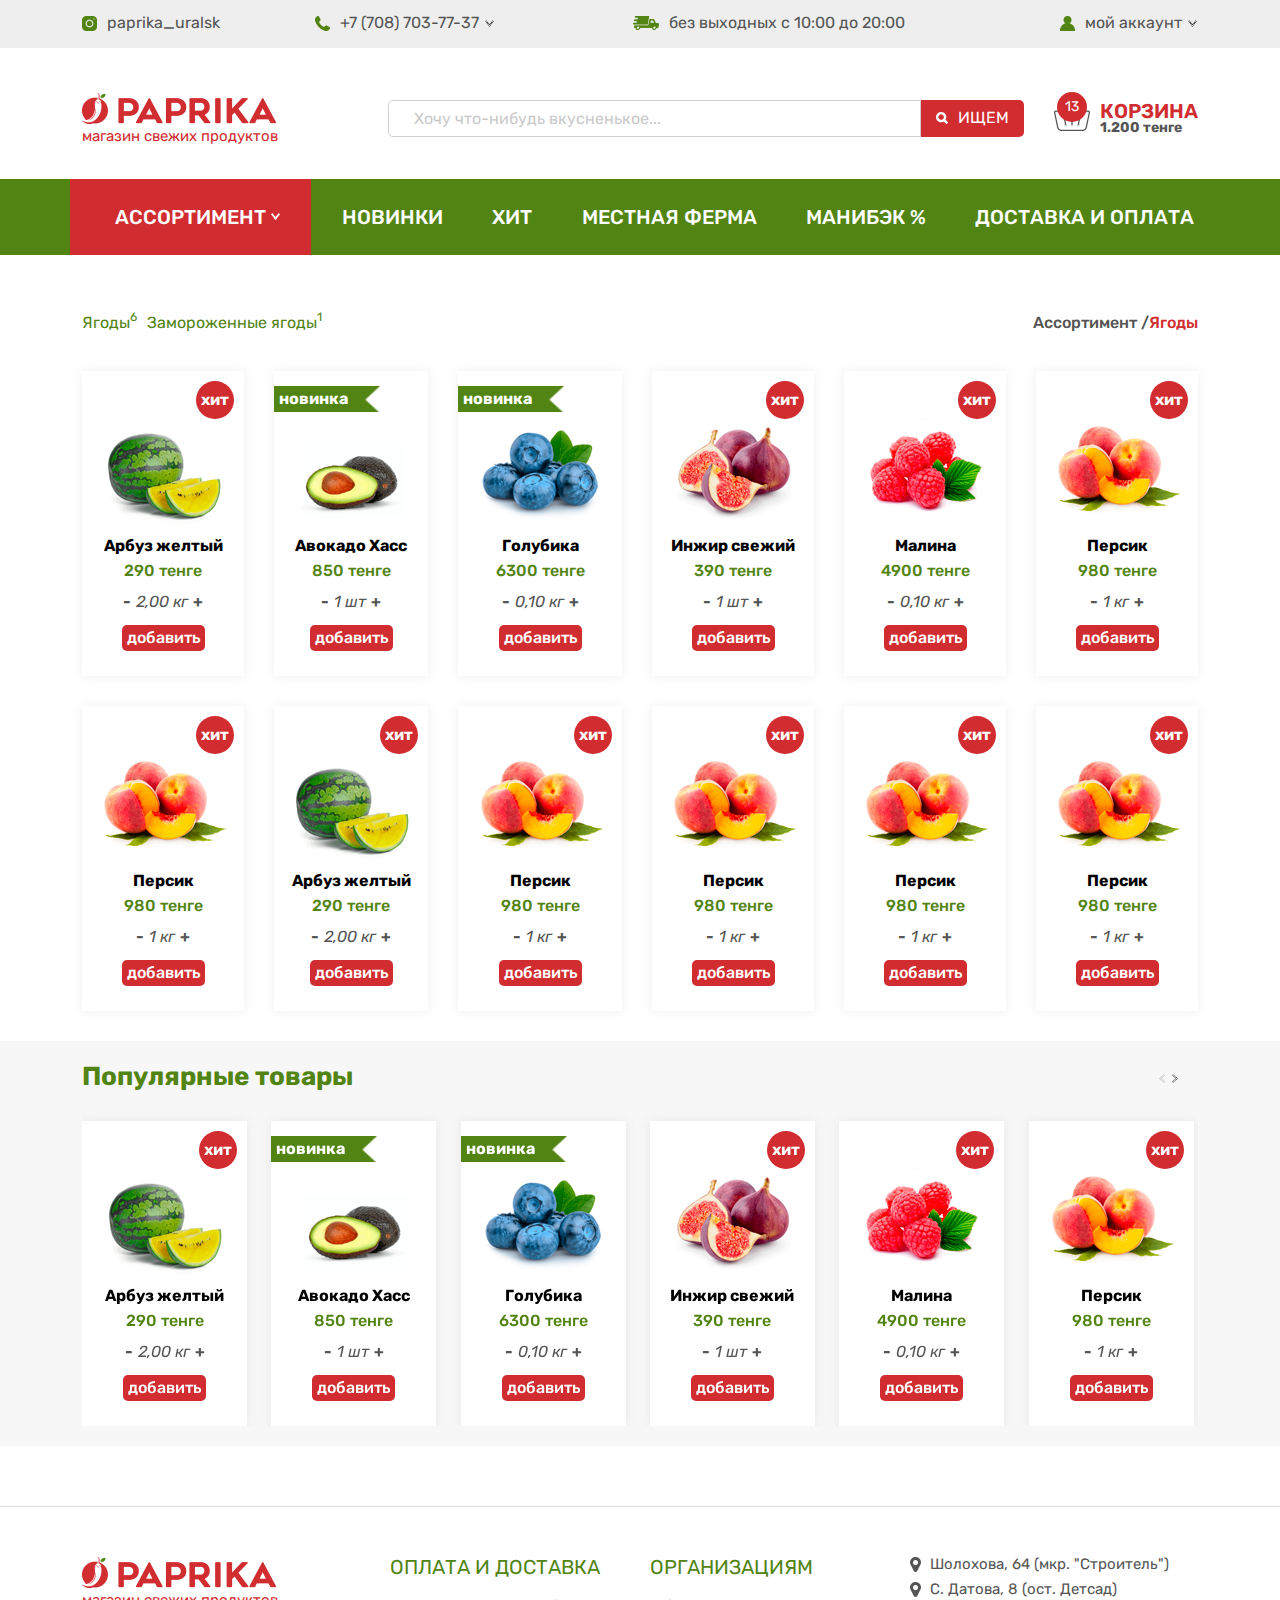
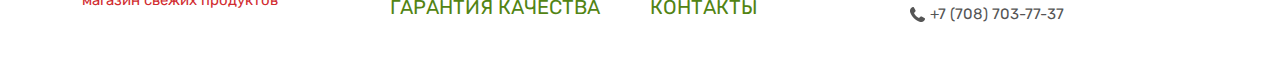
<file: catalog.html>
<!doctype html>
<html lang="ru">
<head>
    <meta charset="UTF-8">
    <meta name="viewport"
          content="width=device-width, user-scalable=no, initial-scale=1.0, maximum-scale=1.0, minimum-scale=1.0">
    <meta http-equiv="X-UA-Compatible" content="ie=edge">
    <title>Paprika</title>
    <link rel="stylesheet" href="./scss/swiper-bundle.css">
    <link rel="stylesheet" href="./scss/bootstrap.min.css">
    <link rel="stylesheet" href="./scss/main.css">
</head>
<header class="header">
    <div class="header-bg">
        <div class="container">
            <div class="row">
                <div class="col-12">
                    <div class="header-wrapper">
                        <a href="#" class="header-link d-lg-flex  d-none">
                            <img src="./img/icons/inst-icon.png" alt="" class="header-link__img">
                            <p class="header-link__text">paprika_uralsk</p>
                        </a>
                        <div class="dropdown">
                            <a class="header-link dropdown-toggle" type="button" id="dropdownMenuButto1"
                               data-bs-toggle="dropdown" aria-expanded="false">
                                <img src="./img/icons/phone-icon.png" alt="" class="header-link__img">
                                <p class="header-link__text">+7 (708) 703-77-37</p>
                            </a>
                            <div class="dropdown-menu" aria-labelledby="dropdownMenuLink1">
                                <a class="dropdown-item" href="#">Позвонить нам</a>
                                <a class="dropdown-item" href="#">Написать в WhatsApp</a>
                            </div>
                        </div>
                        <a href="#" class="header-link d-lg-flex justify-content-center d-none">
                            <img src="./img/icons/delivery-icon.png" alt="" class="header-link__img">
                            <p class="header-link__text">без выходных с 10:00 до 20:00</p>
                        </a>
                        <div class="dropdown authorization d-flex justify-content-end me-3">
                            <a class="header-link dropdown-toggle" type="button" id="dropdownMenuButton2"
                               data-bs-toggle="dropdown" aria-expanded="false" data-bs-auto-close="outside">
                                <img src="./img/icons/account-icon.png" alt="" class="header-link__img">
                                <p class="header-link__text">мой аккаунт</p>
                            </a>
                            <div class="dropdown-menu" aria-labelledby="dropdownMenuLink2">
                                <nav>
                                    <div class="nav nav-tabs" id="nav-tab" role="tablist">
                                        <button class="nav-link active" id="nav-home-tab" data-bs-toggle="tab"
                                                data-bs-target="#nav-home" type="button" role="tab"
                                                aria-controls="nav-home" aria-selected="true">Автозирация
                                        </button>
                                        <button class="nav-link" id="nav-profile-tab" data-bs-toggle="tab"
                                                data-bs-target="#nav-profile" type="button" role="tab"
                                                aria-controls="nav-profile" aria-selected="false">Регистрация
                                        </button>
                                    </div>
                                </nav>
                                <div class="tab-content" id="nav-tabContent">
                                    <div class="tab-pane fade show active" id="nav-home" role="tabpanel"
                                         aria-labelledby="nav-home-tab">
                                        <form action="#" class="auth-container">
                                            <fieldset class="auth-form mb-2">
                                                <img src="./img/icons/phone-icon.png" alt="" class="auth-form__img">
                                                <input type="number" class="auth-form__input"
                                                       placeholder="Номер телефона">
                                            </fieldset>
                                            <fieldset class="auth-form mb-3">
                                                <img src="./img/icons/password-icon.png" alt="" class="auth-form__img">
                                                <input type="password" class="auth-form__input" placeholder="Пароль">
                                            </fieldset>
                                            <button class="auth-container__btn" type="submit">Войти</button>
                                        </form>
                                    </div>
                                    <div class="tab-pane fade" id="nav-profile" role="tabpanel"
                                         aria-labelledby="nav-profile-tab">
                                        <form action="#" class="auth-container">
                                            <fieldset class="auth-form mb-3">
                                                <img src="./img/icons/phone-icon.png" alt="" class="auth-form__img">
                                                <input type="number" class="auth-form__input"
                                                       placeholder="Номер телефона">
                                            </fieldset>
                                            <button class="auth-container__btn" type="submit">Войти</button>
                                        </form>
                                        <!--<div class="done-block">
                                            <p class="done-block__done">Вы зарегистрированы!</p>
                                            <p class="done-block__text">Проверьте SMS-сообщения, мы отправили вам уникальный пароль.</p>
                                        </div>-->
                                    </div>
                                </div>
                            </div>
                        </div>
                    </div>
                </div>
            </div>
        </div>
    </div>
    <div class="container">
        <div class="row">
            <div class="col-12">
                <div class="header-group">
                    <a href="" class="header-logo">
                        <img src="./img/icons/logo.png" alt="" class="header-logo__img">
                        <p class="header-logo__text">магазин свежих продуктов</p>
                    </a>
                    <form class="header-search">
                        <input type="text" class="header-search__input" placeholder="Хочу что-нибудь вкусненькое...">
                        <button class="search-btn" type="submit">
                            <img src="./img/icons/search-icon.png" alt="" class="search-btn__icon">
                            <p class="search-btn__text">ИЩЕМ</p>
                        </button>
                    </form>
                    <div class="basket-container">
                        <div class="dropdown ">
                            <button class="basket-btn dropdown-toggle" type="button" id="basket"
                                    data-bs-toggle="dropdown" aria-expanded="false" data-bs-auto-close="outside">
                                <img src="./img/icons/basket-icon.png" alt="" class="basket-btn__img">
                                <span class="basket-btn__number">13</span>
                            </button>
                            <ul class="dropdown-menu" aria-labelledby="basket">
                                <li class="basket-item">
                                    <img src="./img/slider-products/products-img-2.png" alt="" class="basket-item__img">
                                    <div class="basket-box">
                                        <p class="basket-box__name">Авокадо</p>
                                        <p class="basket-box__price">850 тенге</p>
                                    </div>
                                    <div class="products-box mb-0">
                                        <button class="products-box__minus">
                                            -
                                        </button>
                                        <span class="products-box__number">1 шт</span>
                                        <button class="products-box__plus">
                                            +
                                        </button>
                                    </div>
                                    <button class="basket-item__cancel">x</button>
                                </li>
                                <li class="basket-item">
                                    <img src="./img/slider-products/products-img-2.png" alt="" class="basket-item__img">
                                    <div class="basket-box">
                                        <p class="basket-box__name">Авокадо</p>
                                        <p class="basket-box__price">850 тенге</p>
                                    </div>
                                    <div class="products-box mb-0">
                                        <button class="products-box__minus">
                                            -
                                        </button>
                                        <span class="products-box__number">1 шт</span>
                                        <button class="products-box__plus">
                                            +
                                        </button>
                                    </div>
                                    <button class="basket-item__cancel">x</button>
                                </li>
                                <li class="basket-item">
                                    <img src="./img/slider-products/products-img-2.png" alt="" class="basket-item__img">
                                    <div class="basket-box">
                                        <p class="basket-box__name">Авокадо</p>
                                        <p class="basket-box__price">850 тенге</p>
                                    </div>
                                    <div class="products-box mb-0">
                                        <button class="products-box__minus">
                                            -
                                        </button>
                                        <span class="products-box__number">1 шт</span>
                                        <button class="products-box__plus">
                                            +
                                        </button>
                                    </div>
                                    <button class="basket-item__cancel">x</button>
                                </li>
                                <li>
                                    <a href="#" class="basket-link">
                                        оформить заказ
                                    </a>
                                </li>
                            </ul>
                        </div>
                        <div class="basket-block">
                            <p class="basket-block__text">корзина</p>
                            <p class="basket-block__price">1.200 тенге</p>
                        </div>
                    </div>
                </div>
            </div>
        </div>
    </div>
    <div class="menu-bg">
        <div class="container ms-0 me-0 ms-xl-auto me-xl-auto ps-0 ps-xl-auto pe-0 pe-xl-auto">
            <div class="row">
                <div class="col-12">
                    <div class="menu-container">
                        <div class="dropdown menu-dropdown d-none d-lg-block">
                            <button class="dropdown-toggle  drop-cat-btn" type="button" id="menuBtn"
                                    data-bs-toggle="dropdown"
                                    aria-expanded="false">
                                Ассортимент
                            </button>
                            <ul class="dropdown-menu" aria-labelledby="menuBtn">
                                <div class="dropdown-row">
                                    <li>
                                        <a class="dropdown-item" href="#">
                                            <img src="./img/icons/vegetable-icon.png" alt="" class="dropdown-item__img">
                                            овощи
                                        </a>
                                    </li>
                                    <li>
                                        <a class="dropdown-item" href="#">
                                            <img src="./img/icons/fruit-icon.png" alt="" class="dropdown-item__img">
                                            фрукты
                                        </a>
                                    </li>
                                    <li>
                                        <a class="dropdown-item" href="#">
                                            <img src="./img/icons/mushrooms-icon.png" alt="" class="dropdown-item__img">
                                            зелень и грибы</a>
                                    </li>
                                    <li>
                                        <a class="dropdown-item" href="#">
                                            <img src="./img/icons/ekz-fruit-icon.png" alt="" class="dropdown-item__img">
                                            экзотические фрукты</a>
                                    </li>
                                    <li>
                                        <a class="dropdown-item" href="#">
                                            <img src="./img/icons/berry-icon.png" alt="" class="dropdown-item__img">
                                            ягоды</a>
                                    </li>

                                </div>
                                <div class="dropdown-row">
                                    <li>
                                        <a class="dropdown-item" href="#">
                                            <img src="./img/icons/dried-fruits-icon.png" alt=""
                                                 class="dropdown-item__img">
                                            сухофрукты</a>
                                    </li>
                                    <li>
                                        <a class="dropdown-item" href="#">
                                            <img src="./img/icons/jar-icon.png" alt="" class="dropdown-item__img">
                                            мед</a>
                                    </li>
                                    <li>
                                        <a class="dropdown-item" href="#">
                                            <img src="./img/icons/spices-icon.png" alt="" class="dropdown-item__img">
                                            пряности</a>
                                    </li>
                                    <li>
                                        <a class="dropdown-item" href="#">
                                            <img src="./img/icons/drunk-icon.png" alt="" class="dropdown-item__img">
                                            напитки</a>
                                    </li>
                                    <li>
                                        <a class="dropdown-item" href="#">
                                            <img src="./img/icons/grocery-icon.png" alt="" class="dropdown-item__img">
                                            бакалея</a>
                                    </li>
                                </div>
                                <div class="dropdown-row">
                                    <li>
                                        <a class="dropdown-item" href="#">
                                            <img src="./img/icons/products-icon.png" alt="" class="dropdown-item__img">
                                            полуфабрикаты</a>
                                    </li>
                                    <li>
                                        <a class="dropdown-item" href="#">
                                            <img src="./img/icons/crab-icon.png" alt="" class="dropdown-item__img">
                                            морепродукты</a>
                                    </li>
                                    <li>
                                        <a class="dropdown-item" href="#">
                                            <img src="./img/icons/hoz-icon.png" alt="" class="dropdown-item__img">
                                            хозтовары</a>
                                    </li>
                                </div>
                            </ul>
                        </div>
                        <!--mobile-menu-category-->
                        <button class="btn btn-category" type="button" data-bs-toggle="offcanvas"
                                data-bs-target="#offcanvasExample" aria-controls="offcanvasExample">
                            Ассортимент
                        </button>
                        <div class="offcanvas offcanvas-start" tabindex="-1" id="offcanvasExample"
                             aria-labelledby="offcanvasExampleLabel">
                            <div class="offcanvas-header offcanvas-header--category">
                                <button type="button" class="btn-close text-reset" data-bs-dismiss="offcanvas"
                                        aria-label="Close"></button>
                            </div>
                            <div class="offcanvas-body offcanvas-body--category">
                                <ul class="menu-category">
                                    <li>
                                        <a class="dropdown-item" href="#">
                                            <img src="./img/icons/vegetable-icon.png" alt="" class="dropdown-item__img">
                                            овощи
                                        </a>
                                    </li>
                                    <li>
                                        <a class="dropdown-item" href="#">
                                            <img src="./img/icons/fruit-icon.png" alt="" class="dropdown-item__img">
                                            фрукты
                                        </a>
                                    </li>
                                    <li>
                                        <a class="dropdown-item" href="#">
                                            <img src="./img/icons/mushrooms-icon.png" alt="" class="dropdown-item__img">
                                            зелень и грибы</a>
                                    </li>
                                    <li>
                                        <a class="dropdown-item" href="#">
                                            <img src="./img/icons/ekz-fruit-icon.png" alt="" class="dropdown-item__img">
                                            экзотические фрукты</a>
                                    </li>
                                    <li>
                                        <a class="dropdown-item" href="#">
                                            <img src="./img/icons/berry-icon.png" alt="" class="dropdown-item__img">
                                            ягоды</a>
                                    </li>
                                    <li>
                                        <a class="dropdown-item" href="#">
                                            <img src="./img/icons/dried-fruits-icon.png" alt=""
                                                 class="dropdown-item__img">
                                            сухофрукты</a>
                                    </li>
                                    <li>
                                        <a class="dropdown-item" href="#">
                                            <img src="./img/icons/jar-icon.png" alt="" class="dropdown-item__img">
                                            мед</a>
                                    </li>
                                    <li>
                                        <a class="dropdown-item" href="#">
                                            <img src="./img/icons/spices-icon.png" alt="" class="dropdown-item__img">
                                            пряности</a>
                                    </li>
                                    <li>
                                        <a class="dropdown-item" href="#">
                                            <img src="./img/icons/drunk-icon.png" alt="" class="dropdown-item__img">
                                            напитки</a>
                                    </li>
                                    <li>
                                        <a class="dropdown-item" href="#">
                                            <img src="./img/icons/grocery-icon.png" alt="" class="dropdown-item__img">
                                            бакалея</a>
                                    </li>
                                    <li>
                                        <a class="dropdown-item" href="#">
                                            <img src="./img/icons/products-icon.png" alt="" class="dropdown-item__img">
                                            полуфабрикаты</a>
                                    </li>
                                    <li>
                                        <a class="dropdown-item" href="#">
                                            <img src="./img/icons/crab-icon.png" alt="" class="dropdown-item__img">
                                            морепродукты</a>
                                    </li>
                                    <li>
                                        <a class="dropdown-item" href="#">
                                            <img src="./img/icons/hoz-icon.png" alt="" class="dropdown-item__img">
                                            хозтовары</a>
                                    </li>
                                </ul>
                            </div>
                        </div>
                        <nav class="nav-menu">
                            <li class="nav-item"><a href="#" class="nav-link">новинки</a></li>
                            <li class="nav-item"><a href="#" class="nav-link">хит</a></li>
                            <li class="nav-item"><a href="#" class="nav-link">местная ферма</a></li>
                            <li class="nav-item"><a href="#" class="nav-link">манибэк %</a></li>
                            <li class="nav-item"><a href="#" class="nav-link">доставка и оплата</a></li>
                        </nav>
                        <!--mobile-main-menu-->
                        <button class="btn btn-mobile" type="button" data-bs-toggle="offcanvas"
                                data-bs-target="#offcanvasRight" aria-controls="offcanvasRight">
                            <div class="menu-btn">
                                <span></span>
                                <span></span>
                                <span></span>
                            </div>
                        </button>
                        <div class="offcanvas offcanvas-end" tabindex="-1" id="offcanvasRight"
                             aria-labelledby="offcanvasRightLabel">
                            <div class="offcanvas-header offcanvas-header--main">
                                <button type="button" class="btn-close text-reset" data-bs-dismiss="offcanvas"
                                        aria-label="Close"></button>
                            </div>
                            <div class="offcanvas-body offcanvas-body--main">
                                <nav class="nav-menu-mobile">
                                    <li class="nav-item"><a href="#" class="nav-link">новинки</a></li>
                                    <li class="nav-item"><a href="#" class="nav-link">хит</a></li>
                                    <li class="nav-item"><a href="#" class="nav-link">местная ферма</a></li>
                                    <li class="nav-item"><a href="#" class="nav-link">манибэк %</a></li>
                                    <li class="nav-item"><a href="#" class="nav-link">доставка и оплата</a></li>
                                </nav>
                            </div>
                        </div>
                    </div>
                </div>
            </div>
        </div>
    </div>
</header>
<main class="main">
    <section class="container">
        <div class="catalog-wrapper">
            <div class="catalog-box">
                <div class="catalog-category">
                    <a href="#" class="category-link">
                        Ягоды<sup>6</sup>
                    </a>
                    <a href="#" class="category-link">
                        Замороженные ягоды<sup>1</sup>
                    </a>
                </div>
                <div class="range-category">
                    <a href="#" class="range-link">Ассортимент / </a>
                    <a href="#" class="range-link range-link--red">Ягоды</a>
                </div>
            </div>
            <div class="category-grid">
                <div class="products-block">
                    <img src="./img/slider-products/products-img-1.png" alt=""
                         class="products-block__img">
                    <p class="products-block__title">Арбуз желтый</p>
                    <p class="products-block__price">290 тенге</p>
                    <div class="products-box">
                        <button class="products-box__minus">
                            -
                        </button>
                        <span class="products-box__number">2,00 кг</span>
                        <button class="products-box__plus">
                            +
                        </button>
                    </div>
                    <a href="#" class="products-block__link">добавить</a>
                    <p class="products-block__stock">хит</p>
                </div>
                <div class="products-block">
                    <img src="./img/slider-products/products-img-2.png" alt=""
                         class="products-block__img">
                    <p class="products-block__title">Авокадо Хасс</p>
                    <p class="products-block__price">850 тенге</p>
                    <div class="products-box">
                        <button class="products-box__minus">
                            -
                        </button>
                        <span class="products-box__number">1 шт</span>
                        <button class="products-box__plus">
                            +
                        </button>
                    </div>
                    <a href="#" class="products-block__link">добавить</a>
                    <p class="products-block__new">новинка</p>
                </div>
                <div class="products-block">
                    <img src="./img/slider-products/products-img-3.png" alt=""
                         class="products-block__img">
                    <p class="products-block__title">Голубика</p>
                    <p class="products-block__price">6300 тенге</p>
                    <div class="products-box">
                        <button class="products-box__minus">
                            -
                        </button>
                        <span class="products-box__number">0,10 кг</span>
                        <button class="products-box__plus">
                            +
                        </button>
                    </div>
                    <a href="#" class="products-block__link">добавить</a>
                    <p class="products-block__new">новинка</p>
                </div>
                <div class="products-block">
                    <img src="./img/slider-products/products-img-4.png" alt=""
                         class="products-block__img">
                    <p class="products-block__title">Инжир свежий</p>
                    <p class="products-block__price">390 тенге</p>
                    <div class="products-box">
                        <button class="products-box__minus">
                            -
                        </button>
                        <span class="products-box__number">1 шт</span>
                        <button class="products-box__plus">
                            +
                        </button>
                    </div>
                    <a href="#" class="products-block__link">добавить</a>
                    <p class="products-block__stock">хит</p>
                </div>
                <div class="products-block">
                    <img src="./img/slider-products/products-img-5.png" alt=""
                         class="products-block__img">
                    <p class="products-block__title">Малина</p>
                    <p class="products-block__price">4900 тенге</p>
                    <div class="products-box">
                        <button class="products-box__minus">
                            -
                        </button>
                        <span class="products-box__number">0,10 кг</span>
                        <button class="products-box__plus">
                            +
                        </button>
                    </div>
                    <a href="#" class="products-block__link">добавить</a>
                    <p class="products-block__stock">хит</p>
                </div>
                <div class="products-block">
                    <img src="./img/slider-products/products-img-6.png" alt=""
                         class="products-block__img">
                    <p class="products-block__title">Персик</p>
                    <p class="products-block__price">980 тенге</p>
                    <div class="products-box">
                        <button class="products-box__minus">
                            -
                        </button>
                        <span class="products-box__number">1 кг</span>
                        <button class="products-box__plus">
                            +
                        </button>
                    </div>
                    <a href="#" class="products-block__link">добавить</a>
                    <p class="products-block__stock">хит</p>
                </div>
                <div class="products-block">
                    <img src="./img/slider-products/products-img-6.png" alt=""
                         class="products-block__img">
                    <p class="products-block__title">Персик</p>
                    <p class="products-block__price">980 тенге</p>
                    <div class="products-box">
                        <button class="products-box__minus">
                            -
                        </button>
                        <span class="products-box__number">1 кг</span>
                        <button class="products-box__plus">
                            +
                        </button>
                    </div>
                    <a href="#" class="products-block__link">добавить</a>
                    <p class="products-block__stock">хит</p>
                </div>
                <div class="products-block">
                    <img src="./img/slider-products/products-img-1.png" alt=""
                         class="products-block__img">
                    <p class="products-block__title">Арбуз желтый</p>
                    <p class="products-block__price">290 тенге</p>
                    <div class="products-box">
                        <button class="products-box__minus">
                            -
                        </button>
                        <span class="products-box__number">2,00 кг</span>
                        <button class="products-box__plus">
                            +
                        </button>
                    </div>
                    <a href="#" class="products-block__link">добавить</a>
                    <p class="products-block__stock">хит</p>
                </div>
                <div class="products-block">
                    <img src="./img/slider-products/products-img-6.png" alt=""
                         class="products-block__img">
                    <p class="products-block__title">Персик</p>
                    <p class="products-block__price">980 тенге</p>
                    <div class="products-box">
                        <button class="products-box__minus">
                            -
                        </button>
                        <span class="products-box__number">1 кг</span>
                        <button class="products-box__plus">
                            +
                        </button>
                    </div>
                    <a href="#" class="products-block__link">добавить</a>
                    <p class="products-block__stock">хит</p>
                </div>
                <div class="products-block">
                    <img src="./img/slider-products/products-img-6.png" alt=""
                         class="products-block__img">
                    <p class="products-block__title">Персик</p>
                    <p class="products-block__price">980 тенге</p>
                    <div class="products-box">
                        <button class="products-box__minus">
                            -
                        </button>
                        <span class="products-box__number">1 кг</span>
                        <button class="products-box__plus">
                            +
                        </button>
                    </div>
                    <a href="#" class="products-block__link">добавить</a>
                    <p class="products-block__stock">хит</p>
                </div>
                <div class="products-block">
                    <img src="./img/slider-products/products-img-6.png" alt=""
                         class="products-block__img">
                    <p class="products-block__title">Персик</p>
                    <p class="products-block__price">980 тенге</p>
                    <div class="products-box">
                        <button class="products-box__minus">
                            -
                        </button>
                        <span class="products-box__number">1 кг</span>
                        <button class="products-box__plus">
                            +
                        </button>
                    </div>
                    <a href="#" class="products-block__link">добавить</a>
                    <p class="products-block__stock">хит</p>
                </div>
                <div class="products-block">
                    <img src="./img/slider-products/products-img-6.png" alt=""
                         class="products-block__img">
                    <p class="products-block__title">Персик</p>
                    <p class="products-block__price">980 тенге</p>
                    <div class="products-box">
                        <button class="products-box__minus">
                            -
                        </button>
                        <span class="products-box__number">1 кг</span>
                        <button class="products-box__plus">
                            +
                        </button>
                    </div>
                    <a href="#" class="products-block__link">добавить</a>
                    <p class="products-block__stock">хит</p>
                </div>
            </div>
        </div>
    </section>
    <section class="container-fluid">
        <div class="products-bg">
            <div class="container">
                <div class="row">
                    <div class="col-12">
                        <div class="products-wrapper">
                            <h2 class="products-wrapper__title">
                                Популярные товары
                            </h2>
                            <div class="swiper swiperProducts">
                                <!-- Additional required wrapper -->
                                <div class="swiper-wrapper">
                                    <!-- Slides -->
                                    <div class="swiper-slide">
                                        <div class="products-block">
                                            <img src="./img/slider-products/products-img-1.png" alt=""
                                                 class="products-block__img">
                                            <p class="products-block__title">Арбуз желтый</p>
                                            <p class="products-block__price">290 тенге</p>
                                            <div class="products-box">
                                                <button class="products-box__minus">
                                                    -
                                                </button>
                                                <span class="products-box__number">2,00 кг</span>
                                                <button class="products-box__plus">
                                                    +
                                                </button>
                                            </div>
                                            <a href="#" class="products-block__link">добавить</a>
                                            <p class="products-block__stock">хит</p>
                                        </div>
                                    </div>
                                    <div class="swiper-slide">
                                        <div class="products-block">
                                            <img src="./img/slider-products/products-img-2.png" alt=""
                                                 class="products-block__img">
                                            <p class="products-block__title">Авокадо Хасс</p>
                                            <p class="products-block__price">850 тенге</p>
                                            <div class="products-box">
                                                <button class="products-box__minus">
                                                    -
                                                </button>
                                                <span class="products-box__number">1 шт</span>
                                                <button class="products-box__plus">
                                                    +
                                                </button>
                                            </div>
                                            <a href="#" class="products-block__link">добавить</a>
                                            <p class="products-block__new">новинка</p>
                                        </div>
                                    </div>
                                    <div class="swiper-slide">
                                        <div class="products-block">
                                            <img src="./img/slider-products/products-img-3.png" alt=""
                                                 class="products-block__img">
                                            <p class="products-block__title">Голубика</p>
                                            <p class="products-block__price">6300 тенге</p>
                                            <div class="products-box">
                                                <button class="products-box__minus">
                                                    -
                                                </button>
                                                <span class="products-box__number">0,10 кг</span>
                                                <button class="products-box__plus">
                                                    +
                                                </button>
                                            </div>
                                            <a href="#" class="products-block__link">добавить</a>
                                            <p class="products-block__new">новинка</p>
                                        </div>
                                    </div>
                                    <div class="swiper-slide">
                                        <div class="products-block">
                                            <img src="./img/slider-products/products-img-4.png" alt=""
                                                 class="products-block__img">
                                            <p class="products-block__title">Инжир свежий</p>
                                            <p class="products-block__price">390 тенге</p>
                                            <div class="products-box">
                                                <button class="products-box__minus">
                                                    -
                                                </button>
                                                <span class="products-box__number">1 шт</span>
                                                <button class="products-box__plus">
                                                    +
                                                </button>
                                            </div>
                                            <a href="#" class="products-block__link">добавить</a>
                                            <p class="products-block__stock">хит</p>
                                        </div>
                                    </div>
                                    <div class="swiper-slide">
                                        <div class="products-block">
                                            <img src="./img/slider-products/products-img-5.png" alt=""
                                                 class="products-block__img">
                                            <p class="products-block__title">Малина</p>
                                            <p class="products-block__price">4900 тенге</p>
                                            <div class="products-box">
                                                <button class="products-box__minus">
                                                    -
                                                </button>
                                                <span class="products-box__number">0,10 кг</span>
                                                <button class="products-box__plus">
                                                    +
                                                </button>
                                            </div>
                                            <a href="#" class="products-block__link">добавить</a>
                                            <p class="products-block__stock">хит</p>
                                        </div>
                                    </div>
                                    <div class="swiper-slide">
                                        <div class="products-block">
                                            <img src="./img/slider-products/products-img-6.png" alt=""
                                                 class="products-block__img">
                                            <p class="products-block__title">Персик</p>
                                            <p class="products-block__price">980 тенге</p>
                                            <div class="products-box">
                                                <button class="products-box__minus">
                                                    -
                                                </button>
                                                <span class="products-box__number">1 кг</span>
                                                <button class="products-box__plus">
                                                    +
                                                </button>
                                            </div>
                                            <a href="#" class="products-block__link">добавить</a>
                                            <p class="products-block__stock">хит</p>
                                        </div>
                                    </div>
                                    <div class="swiper-slide">
                                        <div class="products-block">
                                            <img src="./img/slider-products/products-img-6.png" alt=""
                                                 class="products-block__img">
                                            <p class="products-block__title">Персик</p>
                                            <p class="products-block__price">980 тенге</p>
                                            <div class="products-box">
                                                <button class="products-box__minus">
                                                    -
                                                </button>
                                                <span class="products-box__number">1 кг</span>
                                                <button class="products-box__plus">
                                                    +
                                                </button>
                                            </div>
                                            <a href="#" class="products-block__link">добавить</a>
                                            <p class="products-block__stock">хит</p>
                                        </div>
                                    </div>
                                </div>
                                <div class="arrow-position">
                                    <div class="swiper-button-prev"></div>
                                    <div class="swiper-button-next"></div>
                                </div>
                            </div>
                        </div>
                    </div>
                </div>
            </div>
        </div>
    </section>
</main>
<footer class="footer">
    <div class="container-fluid">
        <div class="footer-border">
            <div class="container">
                <div class="row">
                    <div class="col-12">
                        <div class="footer-container">
                            <div class="footer-logo">
                                <a href="" class="header-logo">
                                    <img src="./img/icons/logo.png" alt="" class="header-logo__img">
                                    <p class="header-logo__text">магазин свежих продуктов</p>
                                </a>
                            </div>
                            <div class="footer-nav footer-nav--1">
                                <a href="#" class="footer-nav__link">ОПЛАТА И ДОСТАВКА</a>
                                <a href="#" class="footer-nav__link">ГАРАНТИЯ КАЧЕСТВА</a>
                            </div>
                            <div class="footer-nav footer-nav--2">
                                <a href="#" class="footer-nav__link">ОРГАНИЗАЦИЯМ</a>
                                <a href="#" class="footer-nav__link">КОНТАКТЫ</a>
                            </div>
                            <div class="footer-contacts">
                                <a href="#" class="footer-block">
                                    <img src="./img/icons/geo-icon.png" alt="" class="footer-block__img">
                                    <p class="footer-block__text">Шолохова, 64 (мкр. "Строитель")</p>
                                </a>
                                <a href="#" class="footer-block">
                                    <img src="./img/icons/geo-icon.png" alt="" class="footer-block__img">
                                    <p class="footer-block__text">C. Датова, 8 (ост. Детсад)</p>
                                </a>
                                <a href="#" class="footer-block">
                                    <img src="./img/icons/phone-footer-icon.png" alt="" class="footer-block__img">
                                    <p class="footer-block__text">+7 (708) 703-77-37</p>
                                </a>
                            </div>
                        </div>
                    </div>
                </div>
            </div>
        </div>
    </div>
</footer>
<script src="./js/bootstrap.bundle.min.js" type="text/javascript"></script>
<script src="./js/swiper-bundle.min.js" type="text/javascript"></script>
<script src="./js/index.js" type="text/javascript"></script>
</body>
</html>
</file>
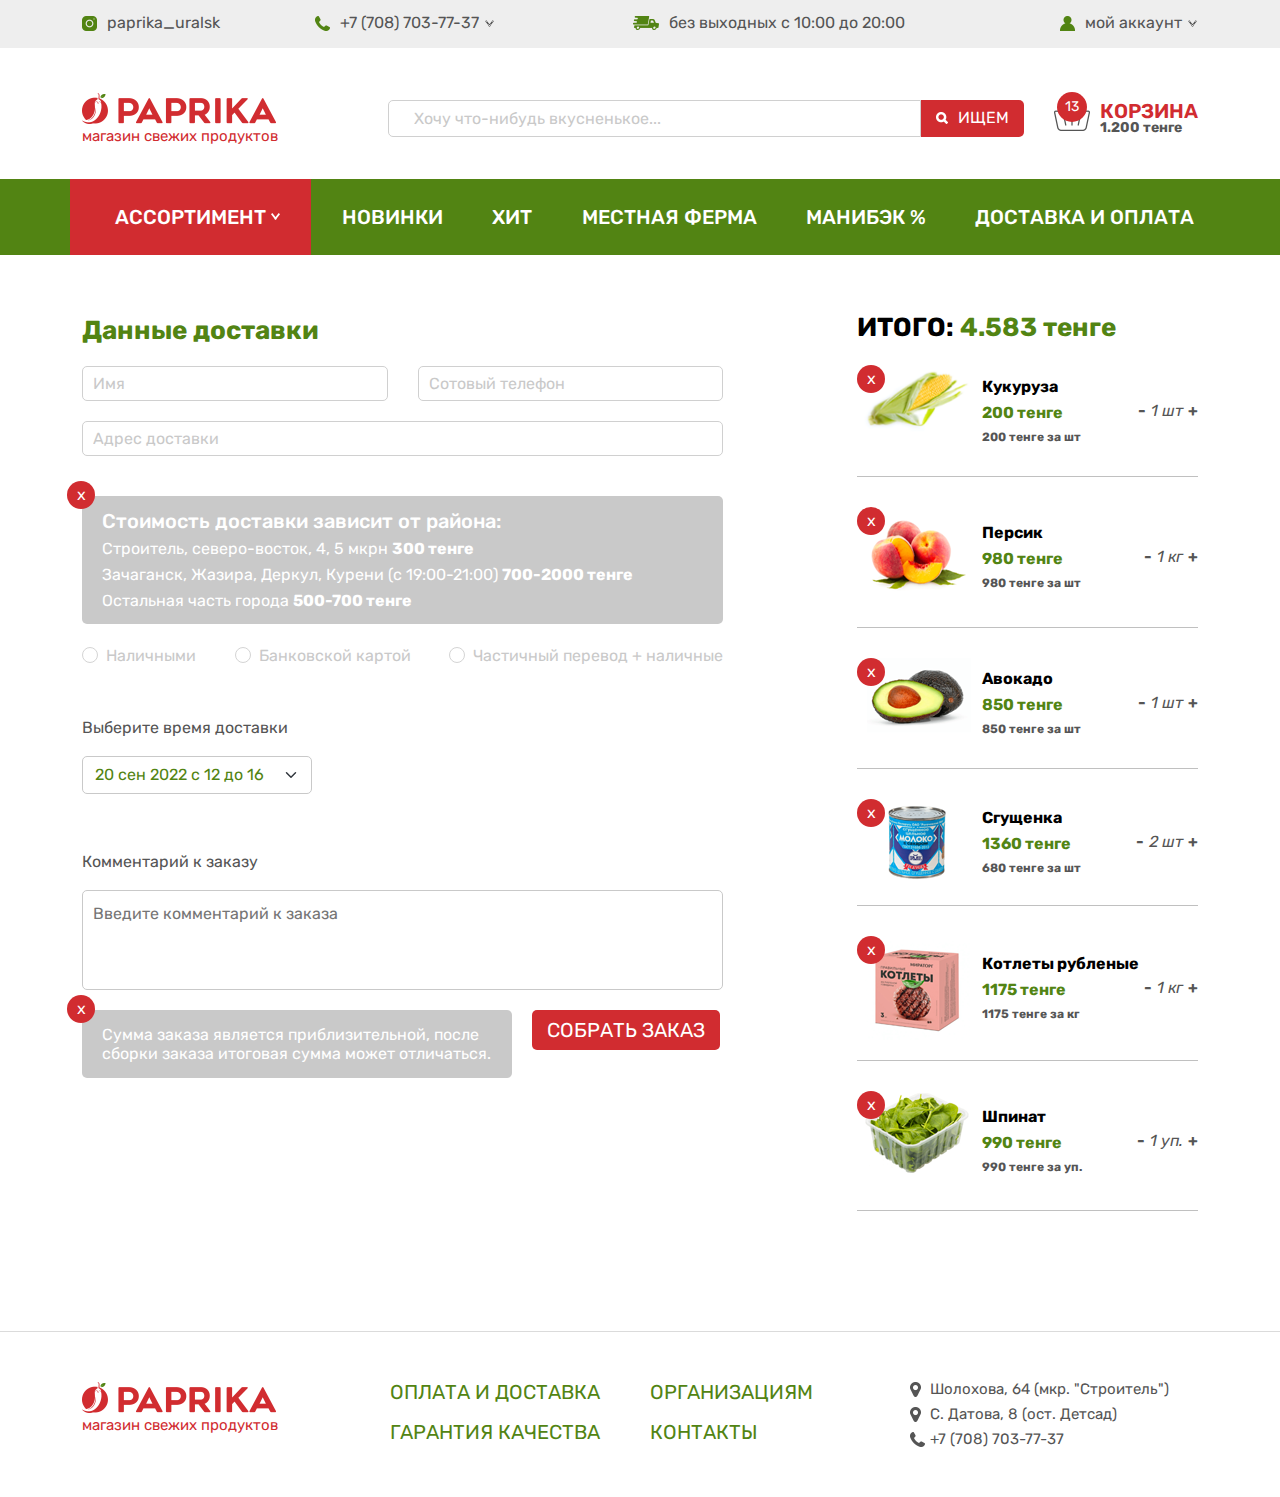
<file: checkout.html>
<!doctype html>
<html lang="ru">
<head>
    <meta charset="UTF-8">
    <meta name="viewport"
          content="width=device-width, user-scalable=no, initial-scale=1.0, maximum-scale=1.0, minimum-scale=1.0">
    <meta http-equiv="X-UA-Compatible" content="ie=edge">
    <title>Paprika</title>
    <link rel="stylesheet" href="./scss/swiper-bundle.css">
    <link rel="stylesheet" href="./scss/bootstrap.min.css">
    <link rel="stylesheet" href="./scss/main.css">
</head>

<body>
<header class="header">
    <div class="header-bg">
        <div class="container">
            <div class="row">
                <div class="col-12">
                    <div class="header-wrapper">
                        <a href="#" class="header-link d-lg-flex  d-none">
                            <img src="./img/icons/inst-icon.png" alt="" class="header-link__img">
                            <p class="header-link__text">paprika_uralsk</p>
                        </a>
                        <div class="dropdown">
                            <a class="header-link dropdown-toggle" type="button" id="dropdownMenuButto1"
                               data-bs-toggle="dropdown" aria-expanded="false">
                                <img src="./img/icons/phone-icon.png" alt="" class="header-link__img">
                                <p class="header-link__text">+7 (708) 703-77-37</p>
                            </a>
                            <div class="dropdown-menu" aria-labelledby="dropdownMenuLink1">
                                <a class="dropdown-item" href="#">Позвонить нам</a>
                                <a class="dropdown-item" href="#">Написать в WhatsApp</a>
                            </div>
                        </div>
                        <a href="#" class="header-link d-lg-flex justify-content-center d-none">
                            <img src="./img/icons/delivery-icon.png" alt="" class="header-link__img">
                            <p class="header-link__text">без выходных с 10:00 до 20:00</p>
                        </a>
                        <div class="dropdown authorization d-flex justify-content-end me-3">
                            <a class="header-link dropdown-toggle" type="button" id="dropdownMenuButton2"
                               data-bs-toggle="dropdown" aria-expanded="false" data-bs-auto-close="outside">
                                <img src="./img/icons/account-icon.png" alt="" class="header-link__img">
                                <p class="header-link__text">мой аккаунт</p>
                            </a>
                            <div class="dropdown-menu" aria-labelledby="dropdownMenuLink2">
                                <nav>
                                    <div class="nav nav-tabs" id="nav-tab" role="tablist">
                                        <button class="nav-link active" id="nav-home-tab" data-bs-toggle="tab"
                                                data-bs-target="#nav-home" type="button" role="tab"
                                                aria-controls="nav-home" aria-selected="true">Автозирация
                                        </button>
                                        <button class="nav-link" id="nav-profile-tab" data-bs-toggle="tab"
                                                data-bs-target="#nav-profile" type="button" role="tab"
                                                aria-controls="nav-profile" aria-selected="false">Регистрация
                                        </button>
                                    </div>
                                </nav>
                                <div class="tab-content" id="nav-tabContent">
                                    <div class="tab-pane fade show active" id="nav-home" role="tabpanel"
                                         aria-labelledby="nav-home-tab">
                                        <form action="#" class="auth-container">
                                            <fieldset class="auth-form mb-2">
                                                <img src="./img/icons/phone-icon.png" alt="" class="auth-form__img">
                                                <input type="number" class="auth-form__input"
                                                       placeholder="Номер телефона">
                                            </fieldset>
                                            <fieldset class="auth-form mb-3">
                                                <img src="./img/icons/password-icon.png" alt="" class="auth-form__img">
                                                <input type="password" class="auth-form__input" placeholder="Пароль">
                                            </fieldset>
                                            <button class="auth-container__btn" type="submit">Войти</button>
                                        </form>
                                    </div>
                                    <div class="tab-pane fade" id="nav-profile" role="tabpanel"
                                         aria-labelledby="nav-profile-tab">
                                        <form action="#" class="auth-container">
                                            <fieldset class="auth-form mb-3">
                                                <img src="./img/icons/phone-icon.png" alt="" class="auth-form__img">
                                                <input type="number" class="auth-form__input"
                                                       placeholder="Номер телефона">
                                            </fieldset>
                                            <button class="auth-container__btn" type="submit">Войти</button>
                                        </form>
                                        <!--<div class="done-block">
                                            <p class="done-block__done">Вы зарегистрированы!</p>
                                            <p class="done-block__text">Проверьте SMS-сообщения, мы отправили вам уникальный пароль.</p>
                                        </div>-->
                                    </div>
                                </div>
                            </div>
                        </div>
                    </div>
                </div>
            </div>
        </div>
    </div>
    <div class="container">
        <div class="row">
            <div class="col-12">
                <div class="header-group">
                    <a href="" class="header-logo">
                        <img src="./img/icons/logo.png" alt="" class="header-logo__img">
                        <p class="header-logo__text">магазин свежих продуктов</p>
                    </a>
                    <form class="header-search">
                        <input type="text" class="header-search__input" placeholder="Хочу что-нибудь вкусненькое...">
                        <button class="search-btn" type="submit">
                            <img src="./img/icons/search-icon.png" alt="" class="search-btn__icon">
                            <p class="search-btn__text">ИЩЕМ</p>
                        </button>
                    </form>
                    <div class="basket-container">
                        <div class="dropdown ">
                            <button class="basket-btn dropdown-toggle" type="button" id="basket"
                                    data-bs-toggle="dropdown" aria-expanded="false" data-bs-auto-close="outside">
                                <img src="./img/icons/basket-icon.png" alt="" class="basket-btn__img">
                                <span class="basket-btn__number">13</span>
                            </button>
                            <ul class="dropdown-menu" aria-labelledby="basket">
                                <li class="basket-item">
                                    <img src="./img/slider-products/products-img-2.png" alt="" class="basket-item__img">
                                    <div class="basket-box">
                                        <p class="basket-box__name">Авокадо</p>
                                        <p class="basket-box__price">850 тенге</p>
                                    </div>
                                    <div class="products-box mb-0">
                                        <button class="products-box__minus">
                                            -
                                        </button>
                                        <span class="products-box__number">1 шт</span>
                                        <button class="products-box__plus">
                                            +
                                        </button>
                                    </div>
                                    <button class="basket-item__cancel">x</button>
                                </li>
                                <li class="basket-item">
                                    <img src="./img/slider-products/products-img-2.png" alt="" class="basket-item__img">
                                    <div class="basket-box">
                                        <p class="basket-box__name">Авокадо</p>
                                        <p class="basket-box__price">850 тенге</p>
                                    </div>
                                    <div class="products-box mb-0">
                                        <button class="products-box__minus">
                                            -
                                        </button>
                                        <span class="products-box__number">1 шт</span>
                                        <button class="products-box__plus">
                                            +
                                        </button>
                                    </div>
                                    <button class="basket-item__cancel">x</button>
                                </li>
                                <li class="basket-item">
                                    <img src="./img/slider-products/products-img-2.png" alt="" class="basket-item__img">
                                    <div class="basket-box">
                                        <p class="basket-box__name">Авокадо</p>
                                        <p class="basket-box__price">850 тенге</p>
                                    </div>
                                    <div class="products-box mb-0">
                                        <button class="products-box__minus">
                                            -
                                        </button>
                                        <span class="products-box__number">1 шт</span>
                                        <button class="products-box__plus">
                                            +
                                        </button>
                                    </div>
                                    <button class="basket-item__cancel">x</button>
                                </li>
                                <li>
                                    <a href="#" class="basket-link">
                                        оформить заказ
                                    </a>
                                </li>
                            </ul>
                        </div>
                        <div class="basket-block">
                            <p class="basket-block__text">корзина</p>
                            <p class="basket-block__price">1.200 тенге</p>
                        </div>
                    </div>
                </div>
            </div>
        </div>
    </div>
    <div class="menu-bg">
        <div class="container ms-0 me-0 ms-xl-auto me-xl-auto ps-0 ps-xl-auto pe-0 pe-xl-auto">
            <div class="row">
                <div class="col-12">
                    <div class="menu-container">
                        <div class="dropdown menu-dropdown d-none d-lg-block">
                            <button class="dropdown-toggle  drop-cat-btn" type="button" id="menuBtn"
                                    data-bs-toggle="dropdown"
                                    aria-expanded="false">
                                Ассортимент
                            </button>
                            <ul class="dropdown-menu" aria-labelledby="menuBtn">
                                <div class="dropdown-row">
                                    <li>
                                        <a class="dropdown-item" href="#">
                                            <img src="./img/icons/vegetable-icon.png" alt="" class="dropdown-item__img">
                                            овощи
                                        </a>
                                    </li>
                                    <li>
                                        <a class="dropdown-item" href="#">
                                            <img src="./img/icons/fruit-icon.png" alt="" class="dropdown-item__img">
                                            фрукты
                                        </a>
                                    </li>
                                    <li>
                                        <a class="dropdown-item" href="#">
                                            <img src="./img/icons/mushrooms-icon.png" alt="" class="dropdown-item__img">
                                            зелень и грибы</a>
                                    </li>
                                    <li>
                                        <a class="dropdown-item" href="#">
                                            <img src="./img/icons/ekz-fruit-icon.png" alt="" class="dropdown-item__img">
                                            экзотические фрукты</a>
                                    </li>
                                    <li>
                                        <a class="dropdown-item" href="#">
                                            <img src="./img/icons/berry-icon.png" alt="" class="dropdown-item__img">
                                            ягоды</a>
                                    </li>

                                </div>
                                <div class="dropdown-row">
                                    <li>
                                        <a class="dropdown-item" href="#">
                                            <img src="./img/icons/dried-fruits-icon.png" alt=""
                                                 class="dropdown-item__img">
                                            сухофрукты</a>
                                    </li>
                                    <li>
                                        <a class="dropdown-item" href="#">
                                            <img src="./img/icons/jar-icon.png" alt="" class="dropdown-item__img">
                                            мед</a>
                                    </li>
                                    <li>
                                        <a class="dropdown-item" href="#">
                                            <img src="./img/icons/spices-icon.png" alt="" class="dropdown-item__img">
                                            пряности</a>
                                    </li>
                                    <li>
                                        <a class="dropdown-item" href="#">
                                            <img src="./img/icons/drunk-icon.png" alt="" class="dropdown-item__img">
                                            напитки</a>
                                    </li>
                                    <li>
                                        <a class="dropdown-item" href="#">
                                            <img src="./img/icons/grocery-icon.png" alt="" class="dropdown-item__img">
                                            бакалея</a>
                                    </li>
                                </div>
                                <div class="dropdown-row">
                                    <li>
                                        <a class="dropdown-item" href="#">
                                            <img src="./img/icons/products-icon.png" alt="" class="dropdown-item__img">
                                            полуфабрикаты</a>
                                    </li>
                                    <li>
                                        <a class="dropdown-item" href="#">
                                            <img src="./img/icons/crab-icon.png" alt="" class="dropdown-item__img">
                                            морепродукты</a>
                                    </li>
                                    <li>
                                        <a class="dropdown-item" href="#">
                                            <img src="./img/icons/hoz-icon.png" alt="" class="dropdown-item__img">
                                            хозтовары</a>
                                    </li>
                                </div>
                            </ul>
                        </div>
                        <!--mobile-menu-category-->
                        <button class="btn btn-category" type="button" data-bs-toggle="offcanvas"
                                data-bs-target="#offcanvasExample" aria-controls="offcanvasExample">
                            Ассортимент
                        </button>
                        <div class="offcanvas offcanvas-start" tabindex="-1" id="offcanvasExample"
                             aria-labelledby="offcanvasExampleLabel">
                            <div class="offcanvas-header offcanvas-header--category">
                                <button type="button" class="btn-close text-reset" data-bs-dismiss="offcanvas"
                                        aria-label="Close"></button>
                            </div>
                            <div class="offcanvas-body offcanvas-body--category">
                                <ul class="menu-category">
                                    <li>
                                        <a class="dropdown-item" href="#">
                                            <img src="./img/icons/vegetable-icon.png" alt="" class="dropdown-item__img">
                                            овощи
                                        </a>
                                    </li>
                                    <li>
                                        <a class="dropdown-item" href="#">
                                            <img src="./img/icons/fruit-icon.png" alt="" class="dropdown-item__img">
                                            фрукты
                                        </a>
                                    </li>
                                    <li>
                                        <a class="dropdown-item" href="#">
                                            <img src="./img/icons/mushrooms-icon.png" alt="" class="dropdown-item__img">
                                            зелень и грибы</a>
                                    </li>
                                    <li>
                                        <a class="dropdown-item" href="#">
                                            <img src="./img/icons/ekz-fruit-icon.png" alt="" class="dropdown-item__img">
                                            экзотические фрукты</a>
                                    </li>
                                    <li>
                                        <a class="dropdown-item" href="#">
                                            <img src="./img/icons/berry-icon.png" alt="" class="dropdown-item__img">
                                            ягоды</a>
                                    </li>
                                    <li>
                                        <a class="dropdown-item" href="#">
                                            <img src="./img/icons/dried-fruits-icon.png" alt=""
                                                 class="dropdown-item__img">
                                            сухофрукты</a>
                                    </li>
                                    <li>
                                        <a class="dropdown-item" href="#">
                                            <img src="./img/icons/jar-icon.png" alt="" class="dropdown-item__img">
                                            мед</a>
                                    </li>
                                    <li>
                                        <a class="dropdown-item" href="#">
                                            <img src="./img/icons/spices-icon.png" alt="" class="dropdown-item__img">
                                            пряности</a>
                                    </li>
                                    <li>
                                        <a class="dropdown-item" href="#">
                                            <img src="./img/icons/drunk-icon.png" alt="" class="dropdown-item__img">
                                            напитки</a>
                                    </li>
                                    <li>
                                        <a class="dropdown-item" href="#">
                                            <img src="./img/icons/grocery-icon.png" alt="" class="dropdown-item__img">
                                            бакалея</a>
                                    </li>
                                    <li>
                                        <a class="dropdown-item" href="#">
                                            <img src="./img/icons/products-icon.png" alt="" class="dropdown-item__img">
                                            полуфабрикаты</a>
                                    </li>
                                    <li>
                                        <a class="dropdown-item" href="#">
                                            <img src="./img/icons/crab-icon.png" alt="" class="dropdown-item__img">
                                            морепродукты</a>
                                    </li>
                                    <li>
                                        <a class="dropdown-item" href="#">
                                            <img src="./img/icons/hoz-icon.png" alt="" class="dropdown-item__img">
                                            хозтовары</a>
                                    </li>
                                </ul>
                            </div>
                        </div>
                        <nav class="nav-menu">
                            <li class="nav-item"><a href="#" class="nav-link">новинки</a></li>
                            <li class="nav-item"><a href="#" class="nav-link">хит</a></li>
                            <li class="nav-item"><a href="#" class="nav-link">местная ферма</a></li>
                            <li class="nav-item"><a href="#" class="nav-link">манибэк %</a></li>
                            <li class="nav-item"><a href="#" class="nav-link">доставка и оплата</a></li>
                        </nav>
                        <!--mobile-main-menu-->
                        <button class="btn btn-mobile" type="button" data-bs-toggle="offcanvas"
                                data-bs-target="#offcanvasRight" aria-controls="offcanvasRight">
                            <div class="menu-btn">
                                <span></span>
                                <span></span>
                                <span></span>
                            </div>
                        </button>
                        <div class="offcanvas offcanvas-end" tabindex="-1" id="offcanvasRight"
                             aria-labelledby="offcanvasRightLabel">
                            <div class="offcanvas-header offcanvas-header--main">
                                <button type="button" class="btn-close text-reset" data-bs-dismiss="offcanvas"
                                        aria-label="Close"></button>
                            </div>
                            <div class="offcanvas-body offcanvas-body--main">
                                <nav class="nav-menu-mobile">
                                    <li class="nav-item"><a href="#" class="nav-link">новинки</a></li>
                                    <li class="nav-item"><a href="#" class="nav-link">хит</a></li>
                                    <li class="nav-item"><a href="#" class="nav-link">местная ферма</a></li>
                                    <li class="nav-item"><a href="#" class="nav-link">манибэк %</a></li>
                                    <li class="nav-item"><a href="#" class="nav-link">доставка и оплата</a></li>
                                </nav>
                            </div>
                        </div>
                    </div>
                </div>
            </div>
        </div>
    </div>
</header>
<main class="main">
    <div class="container">
        <div class="row">
            <div class="col-12 order-2 order-lg-1 col-lg-7">
                <div class="profile-container profile-container--2">
                    <h2 class="orders-block__title">Данные доставки</h2>
                    <form action="#" class="profile-form">
                        <fieldset class="profile-field">
                            <input type="text" class="profile-field__input" placeholder="Имя">
                            <input type="text" class="profile-field__input" placeholder="Сотовый телефон">
                        </fieldset>
                        <fieldset class="profile-field profile-field--2">
                            <input type="text" class="profile-field__input" placeholder="Адрес доставки">
                        </fieldset>
                        <fieldset class="orders-text">
                            <p class="orders-text__title">Стоимость доставки зависит от района:</p>
                            <p class="orders-text__text">Строитель, северо-восток, 4, 5 мкрн <span
                                    class="orders-text__span">300 тенге</span></p>
                            <p class="orders-text__text">Зачаганск, Жазира, Деркул, Курени (с 19:00-21:00) <span
                                    class="orders-text__span">700-2000 тенге</span></p>
                            <p class="orders-text__text">Остальная часть города <span class="orders-text__span">500-700 тенге</span>
                            </p>
                            <button class="goods-block__span goods-block__span--2">x</button>
                        </fieldset>
                        <fieldset class="radio-container">
                            <div class="form-check">
                                <input class="form-check-input" type="radio" name="flexRadioDefault"
                                       id="flexRadioDefault1">
                                <label class="form-check-label" for="flexRadioDefault1">
                                    Наличными
                                </label>
                            </div>
                            <div class="form-check">
                                <input class="form-check-input" type="radio" name="flexRadioDefault"
                                       id="flexRadioDefault2">
                                <label class="form-check-label" for="flexRadioDefault2">
                                    Банковской картой
                                </label>
                            </div>
                            <div class="form-check">
                                <input class="form-check-input" type="radio" name="flexRadioDefault"
                                       id="flexRadioDefault3">
                                <label class="form-check-label" for="flexRadioDefault3">
                                    Частичный перевод + наличные
                                </label>
                            </div>
                        </fieldset>
                        <fieldset class="select-container">
                            <p class="select-container__title">Выберите время доставки</p>
                            <select class="form-select" aria-label="Default select example">
                                <option selected>20 сен 2022 с 12 до 16</option>
                            </select>
                        </fieldset>
                        <fieldset class="textarea-container">
                            <p class="textarea-container__title">Комментарий к заказу</p>
                            <textarea class="form-textarea" placeholder="Введите комментарий к заказа"></textarea>
                        </fieldset>
                        <fieldset class="submit-container">
                            <div class="submit-box">
                                <p class="submit-box__text">Сумма заказа является приблизительной, после
                                    сборки заказа итоговая сумма может отличаться.</p>
                                <button class="goods-block__span goods-block__span--2">x</button>
                            </div>
                            <button class="submit-container__btn" type="submit">СОБРАТЬ ЗАКАЗ</button>
                        </fieldset>
                    </form>
                </div>
            </div>
            <div class="col-12 order-1 order-lg-2 col-lg-5  d-flex justify-content-lg-end">
                <div class="profile-container profile-container--2">
                    <p class="profile-total mt-0 mb-4">ИТОГО: <span class="profile-total__span">4.583 тенге</span></p>
                    <div class="goods-container">
                        <div class="goods-block  goods-block--2">
                            <img src="./img/orders/corn.png" alt="" class="goods-block__img">
                            <div class="goods-box">
                                <p class="goods-box__title">Кукуруза</p>
                                <p class="goods-box__price">200 тенге</p>
                                <p class="goods-box__thing">200 тенге за шт</p>
                            </div>
                            <div class="products-box">
                                <button class="products-box__minus">
                                    -
                                </button>
                                <span class="products-box__number">1 шт</span>
                                <button class="products-box__plus">
                                    +
                                </button>
                            </div>
                            <button class="goods-block__span">x</button>
                        </div>
                        <div class="goods-block  goods-block--2">
                            <img src="./img/orders/peach.png" alt="" class="goods-block__img">
                            <div class="goods-box">
                                <p class="goods-box__title">Персик</p>
                                <p class="goods-box__price">980 тенге</p>
                                <p class="goods-box__thing">980 тенге за шт</p>
                            </div>
                            <div class="products-box">
                                <button class="products-box__minus">
                                    -
                                </button>
                                <span class="products-box__number">1 кг</span>
                                <button class="products-box__plus">
                                    +
                                </button>
                            </div>
                            <button class="goods-block__span">x</button>
                        </div>
                        <div class="goods-block  goods-block--2">
                            <img src="./img/orders/avocado.png" alt="" class="goods-block__img">
                            <div class="goods-box">
                                <p class="goods-box__title">Авокадо</p>
                                <p class="goods-box__price">850 тенге</p>
                                <p class="goods-box__thing">850 тенге за шт</p>
                            </div>
                            <div class="products-box">
                                <button class="products-box__minus">
                                    -
                                </button>
                                <span class="products-box__number">1 шт</span>
                                <button class="products-box__plus">
                                    +
                                </button>
                            </div>
                            <button class="goods-block__span">x</button>
                        </div>
                        <div class="goods-block  goods-block--2">
                            <img src="./img/orders/milk.png" alt="" class="goods-block__img">
                            <div class="goods-box">
                                <p class="goods-box__title">Сгущенка</p>
                                <p class="goods-box__price">1360 тенге</p>
                                <p class="goods-box__thing">680 тенге за шт</p>
                            </div>
                            <div class="products-box">
                                <button class="products-box__minus">
                                    -
                                </button>
                                <span class="products-box__number">2 шт</span>
                                <button class="products-box__plus">
                                    +
                                </button>
                            </div>
                            <button class="goods-block__span">x</button>
                        </div>
                        <div class="goods-block  goods-block--2">
                            <img src="./img/orders/cutlet.png" alt="" class="goods-block__img">
                            <div class="goods-box">
                                <p class="goods-box__title">Котлеты рубленые</p>
                                <p class="goods-box__price">1175 тенге</p>
                                <p class="goods-box__thing">1175 тенге за кг</p>
                            </div>
                            <div class="products-box">
                                <button class="products-box__minus">
                                    -
                                </button>
                                <span class="products-box__number">1 кг</span>
                                <button class="products-box__plus">
                                    +
                                </button>
                            </div>
                            <button class="goods-block__span">x</button>
                        </div>
                        <div class="goods-block goods-block--2">
                            <img src="./img/orders/spinach.png" alt="" class="goods-block__img">
                            <div class="goods-box">
                                <p class="goods-box__title">Шпинат</p>
                                <p class="goods-box__price">990 тенге</p>
                                <p class="goods-box__thing">990 тенге за уп.</p>
                            </div>
                            <div class="products-box">
                                <button class="products-box__minus">
                                    -
                                </button>
                                <span class="products-box__number">1 уп.</span>
                                <button class="products-box__plus">
                                    +
                                </button>
                            </div>
                            <button class="goods-block__span">x</button>
                        </div>
                    </div>
                </div>
            </div>
        </div>
    </div>
</main>
<footer class="footer">
    <div class="container-fluid">
        <div class="footer-border">
            <div class="container">
                <div class="row">
                    <div class="col-12">
                        <div class="footer-container">
                            <div class="footer-logo">
                                <a href="" class="header-logo">
                                    <img src="./img/icons/logo.png" alt="" class="header-logo__img">
                                    <p class="header-logo__text">магазин свежих продуктов</p>
                                </a>
                            </div>
                            <div class="footer-nav footer-nav--1">
                                <a href="#" class="footer-nav__link">ОПЛАТА И ДОСТАВКА</a>
                                <a href="#" class="footer-nav__link">ГАРАНТИЯ КАЧЕСТВА</a>
                            </div>
                            <div class="footer-nav footer-nav--2">
                                <a href="#" class="footer-nav__link">ОРГАНИЗАЦИЯМ</a>
                                <a href="#" class="footer-nav__link">КОНТАКТЫ</a>
                            </div>
                            <div class="footer-contacts">
                                <a href="#" class="footer-block">
                                    <img src="./img/icons/geo-icon.png" alt="" class="footer-block__img">
                                    <p class="footer-block__text">Шолохова, 64 (мкр. "Строитель")</p>
                                </a>
                                <a href="#" class="footer-block">
                                    <img src="./img/icons/geo-icon.png" alt="" class="footer-block__img">
                                    <p class="footer-block__text">C. Датова, 8 (ост. Детсад)</p>
                                </a>
                                <a href="#" class="footer-block">
                                    <img src="./img/icons/phone-footer-icon.png" alt="" class="footer-block__img">
                                    <p class="footer-block__text">+7 (708) 703-77-37</p>
                                </a>
                            </div>
                        </div>
                    </div>
                </div>
            </div>
        </div>
    </div>
</footer>
<script src="./js/bootstrap.bundle.min.js" type="text/javascript"></script>
<script src="./js/swiper-bundle.min.js" type="text/javascript"></script>
<script src="./js/index.js" type="text/javascript"></script>
</body>
</html>
</file>
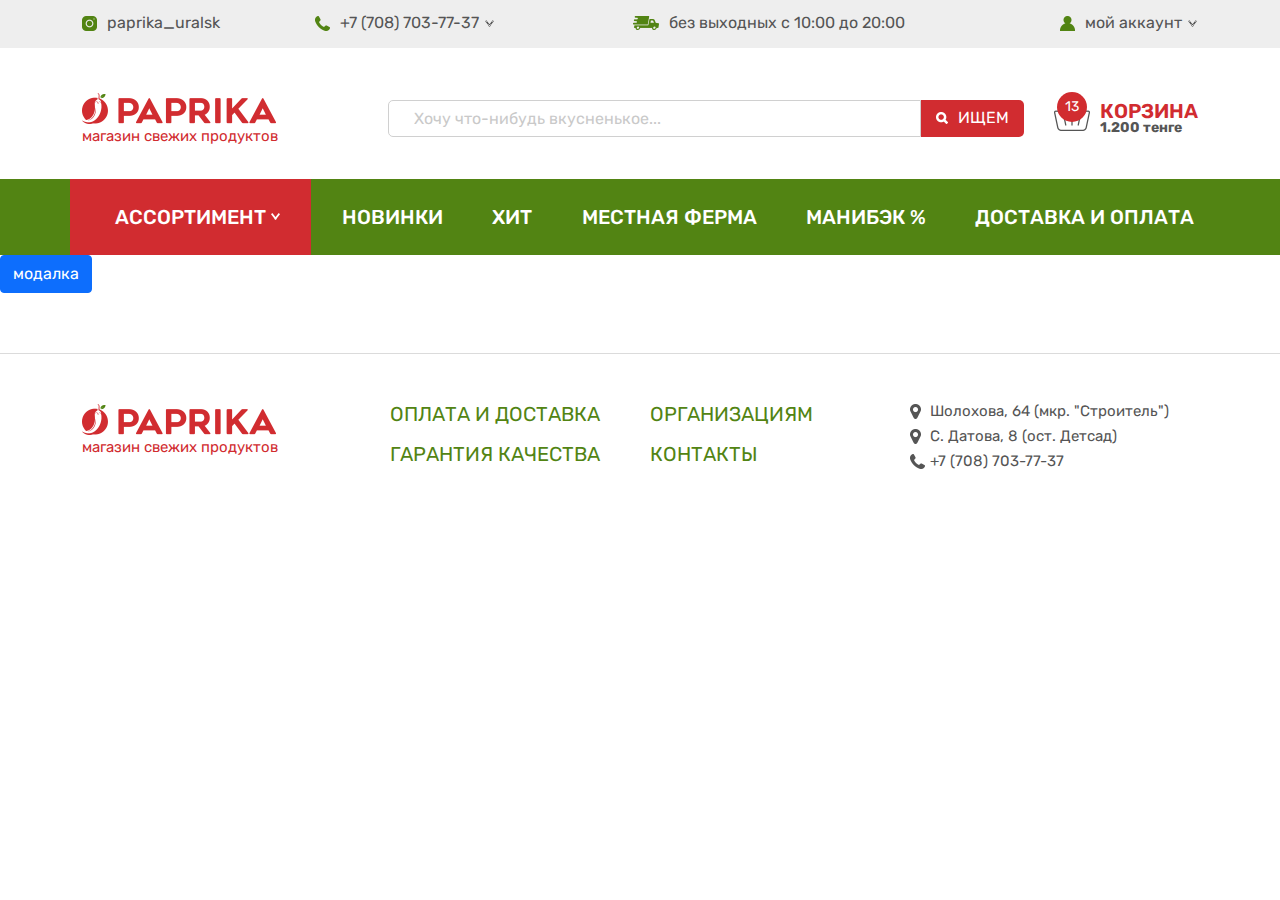
<file: modal.html>
<!doctype html>
<html lang="ru">
<head>
    <meta charset="UTF-8">
    <meta name="viewport"
          content="width=device-width, user-scalable=no, initial-scale=1.0, maximum-scale=1.0, minimum-scale=1.0">
    <meta http-equiv="X-UA-Compatible" content="ie=edge">
    <title>Paprika</title>
    <link rel="stylesheet" href="./scss/swiper-bundle.css">
    <link rel="stylesheet" href="./scss/bootstrap.min.css">
    <link rel="stylesheet" href="./scss/main.css">
</head>
<body>
<header class="header">
    <div class="header-bg">
        <div class="container">
            <div class="row">
                <div class="col-12">
                    <div class="header-wrapper">
                        <a href="#" class="header-link d-lg-flex  d-none">
                            <img src="./img/icons/inst-icon.png" alt="" class="header-link__img">
                            <p class="header-link__text">paprika_uralsk</p>
                        </a>
                        <div class="dropdown">
                            <a class="header-link dropdown-toggle" type="button" id="dropdownMenuButto1"
                               data-bs-toggle="dropdown" aria-expanded="false">
                                <img src="./img/icons/phone-icon.png" alt="" class="header-link__img">
                                <p class="header-link__text">+7 (708) 703-77-37</p>
                            </a>
                            <div class="dropdown-menu" aria-labelledby="dropdownMenuLink1">
                                <a class="dropdown-item" href="#">Позвонить нам</a>
                                <a class="dropdown-item" href="#">Написать в WhatsApp</a>
                            </div>
                        </div>
                        <a href="#" class="header-link d-lg-flex justify-content-center d-none">
                            <img src="./img/icons/delivery-icon.png" alt="" class="header-link__img">
                            <p class="header-link__text">без выходных с 10:00 до 20:00</p>
                        </a>
                        <div class="dropdown authorization d-flex justify-content-end me-3">
                            <a class="header-link dropdown-toggle" type="button" id="dropdownMenuButton2"
                               data-bs-toggle="dropdown" aria-expanded="false" data-bs-auto-close="outside">
                                <img src="./img/icons/account-icon.png" alt="" class="header-link__img">
                                <p class="header-link__text">мой аккаунт</p>
                            </a>
                            <div class="dropdown-menu" aria-labelledby="dropdownMenuLink2">
                                <nav>
                                    <div class="nav nav-tabs" id="nav-tab" role="tablist">
                                        <button class="nav-link active" id="nav-home-tab" data-bs-toggle="tab"
                                                data-bs-target="#nav-home" type="button" role="tab"
                                                aria-controls="nav-home" aria-selected="true">Автозирация
                                        </button>
                                        <button class="nav-link" id="nav-profile-tab" data-bs-toggle="tab"
                                                data-bs-target="#nav-profile" type="button" role="tab"
                                                aria-controls="nav-profile" aria-selected="false">Регистрация
                                        </button>
                                    </div>
                                </nav>
                                <div class="tab-content" id="nav-tabContent">
                                    <div class="tab-pane fade show active" id="nav-home" role="tabpanel"
                                         aria-labelledby="nav-home-tab">
                                        <form action="#" class="auth-container">
                                            <fieldset class="auth-form mb-2">
                                                <img src="./img/icons/phone-icon.png" alt="" class="auth-form__img">
                                                <input type="number" class="auth-form__input"
                                                       placeholder="Номер телефона">
                                            </fieldset>
                                            <fieldset class="auth-form mb-3">
                                                <img src="./img/icons/password-icon.png" alt="" class="auth-form__img">
                                                <input type="password" class="auth-form__input" placeholder="Пароль">
                                            </fieldset>
                                            <button class="auth-container__btn" type="submit">Войти</button>
                                        </form>
                                    </div>
                                    <div class="tab-pane fade" id="nav-profile" role="tabpanel"
                                         aria-labelledby="nav-profile-tab">
                                        <form action="#" class="auth-container">
                                            <fieldset class="auth-form mb-3">
                                                <img src="./img/icons/phone-icon.png" alt="" class="auth-form__img">
                                                <input type="number" class="auth-form__input"
                                                       placeholder="Номер телефона">
                                            </fieldset>
                                            <button class="auth-container__btn" type="submit">Войти</button>
                                        </form>
                                        <!--<div class="done-block">
                                            <p class="done-block__done">Вы зарегистрированы!</p>
                                            <p class="done-block__text">Проверьте SMS-сообщения, мы отправили вам уникальный пароль.</p>
                                        </div>-->
                                    </div>
                                </div>
                            </div>
                        </div>
                    </div>
                </div>
            </div>
        </div>
    </div>
    <div class="container">
        <div class="row">
            <div class="col-12">
                <div class="header-group">
                    <a href="" class="header-logo">
                        <img src="./img/icons/logo.png" alt="" class="header-logo__img">
                        <p class="header-logo__text">магазин свежих продуктов</p>
                    </a>
                    <form class="header-search">
                        <input type="text" class="header-search__input" placeholder="Хочу что-нибудь вкусненькое...">
                        <button class="search-btn" type="submit">
                            <img src="./img/icons/search-icon.png" alt="" class="search-btn__icon">
                            <p class="search-btn__text">ИЩЕМ</p>
                        </button>
                    </form>
                    <div class="basket-container">
                        <div class="dropdown ">
                            <button class="basket-btn dropdown-toggle" type="button" id="basket"
                                    data-bs-toggle="dropdown" aria-expanded="false" data-bs-auto-close="outside">
                                <img src="./img/icons/basket-icon.png" alt="" class="basket-btn__img">
                                <span class="basket-btn__number">13</span>
                            </button>
                            <ul class="dropdown-menu" aria-labelledby="basket">
                                <li class="basket-item">
                                    <img src="./img/slider-products/products-img-2.png" alt="" class="basket-item__img">
                                    <div class="basket-box">
                                        <p class="basket-box__name">Авокадо</p>
                                        <p class="basket-box__price">850 тенге</p>
                                    </div>
                                    <div class="products-box mb-0">
                                        <button class="products-box__minus">
                                            -
                                        </button>
                                        <span class="products-box__number">1 шт</span>
                                        <button class="products-box__plus">
                                            +
                                        </button>
                                    </div>
                                    <button class="basket-item__cancel">x</button>
                                </li>
                                <li class="basket-item">
                                    <img src="./img/slider-products/products-img-2.png" alt="" class="basket-item__img">
                                    <div class="basket-box">
                                        <p class="basket-box__name">Авокадо</p>
                                        <p class="basket-box__price">850 тенге</p>
                                    </div>
                                    <div class="products-box mb-0">
                                        <button class="products-box__minus">
                                            -
                                        </button>
                                        <span class="products-box__number">1 шт</span>
                                        <button class="products-box__plus">
                                            +
                                        </button>
                                    </div>
                                    <button class="basket-item__cancel">x</button>
                                </li>
                                <li class="basket-item">
                                    <img src="./img/slider-products/products-img-2.png" alt="" class="basket-item__img">
                                    <div class="basket-box">
                                        <p class="basket-box__name">Авокадо</p>
                                        <p class="basket-box__price">850 тенге</p>
                                    </div>
                                    <div class="products-box mb-0">
                                        <button class="products-box__minus">
                                            -
                                        </button>
                                        <span class="products-box__number">1 шт</span>
                                        <button class="products-box__plus">
                                            +
                                        </button>
                                    </div>
                                    <button class="basket-item__cancel">x</button>
                                </li>
                                <li>
                                    <a href="#" class="basket-link">
                                        оформить заказ
                                    </a>
                                </li>
                            </ul>
                        </div>
                        <div class="basket-block">
                            <p class="basket-block__text">корзина</p>
                            <p class="basket-block__price">1.200 тенге</p>
                        </div>
                    </div>
                </div>
            </div>
        </div>
    </div>
    <div class="menu-bg">
        <div class="container ms-0 me-0 ms-xl-auto me-xl-auto ps-0 ps-xl-auto pe-0 pe-xl-auto">
            <div class="row">
                <div class="col-12">
                    <div class="menu-container">
                        <div class="dropdown menu-dropdown d-none d-lg-block">
                            <button class="dropdown-toggle  drop-cat-btn" type="button" id="menuBtn"
                                    data-bs-toggle="dropdown"
                                    aria-expanded="false">
                                Ассортимент
                            </button>
                            <ul class="dropdown-menu" aria-labelledby="menuBtn">
                                <div class="dropdown-row">
                                    <li>
                                        <a class="dropdown-item" href="#">
                                            <img src="./img/icons/vegetable-icon.png" alt="" class="dropdown-item__img">
                                            овощи
                                        </a>
                                    </li>
                                    <li>
                                        <a class="dropdown-item" href="#">
                                            <img src="./img/icons/fruit-icon.png" alt="" class="dropdown-item__img">
                                            фрукты
                                        </a>
                                    </li>
                                    <li>
                                        <a class="dropdown-item" href="#">
                                            <img src="./img/icons/mushrooms-icon.png" alt="" class="dropdown-item__img">
                                            зелень и грибы</a>
                                    </li>
                                    <li>
                                        <a class="dropdown-item" href="#">
                                            <img src="./img/icons/ekz-fruit-icon.png" alt="" class="dropdown-item__img">
                                            экзотические фрукты</a>
                                    </li>
                                    <li>
                                        <a class="dropdown-item" href="#">
                                            <img src="./img/icons/berry-icon.png" alt="" class="dropdown-item__img">
                                            ягоды</a>
                                    </li>

                                </div>
                                <div class="dropdown-row">
                                    <li>
                                        <a class="dropdown-item" href="#">
                                            <img src="./img/icons/dried-fruits-icon.png" alt=""
                                                 class="dropdown-item__img">
                                            сухофрукты</a>
                                    </li>
                                    <li>
                                        <a class="dropdown-item" href="#">
                                            <img src="./img/icons/jar-icon.png" alt="" class="dropdown-item__img">
                                            мед</a>
                                    </li>
                                    <li>
                                        <a class="dropdown-item" href="#">
                                            <img src="./img/icons/spices-icon.png" alt="" class="dropdown-item__img">
                                            пряности</a>
                                    </li>
                                    <li>
                                        <a class="dropdown-item" href="#">
                                            <img src="./img/icons/drunk-icon.png" alt="" class="dropdown-item__img">
                                            напитки</a>
                                    </li>
                                    <li>
                                        <a class="dropdown-item" href="#">
                                            <img src="./img/icons/grocery-icon.png" alt="" class="dropdown-item__img">
                                            бакалея</a>
                                    </li>
                                </div>
                                <div class="dropdown-row">
                                    <li>
                                        <a class="dropdown-item" href="#">
                                            <img src="./img/icons/products-icon.png" alt="" class="dropdown-item__img">
                                            полуфабрикаты</a>
                                    </li>
                                    <li>
                                        <a class="dropdown-item" href="#">
                                            <img src="./img/icons/crab-icon.png" alt="" class="dropdown-item__img">
                                            морепродукты</a>
                                    </li>
                                    <li>
                                        <a class="dropdown-item" href="#">
                                            <img src="./img/icons/hoz-icon.png" alt="" class="dropdown-item__img">
                                            хозтовары</a>
                                    </li>
                                </div>
                            </ul>
                        </div>
                        <!--mobile-menu-category-->
                        <button class="btn btn-category" type="button" data-bs-toggle="offcanvas"
                                data-bs-target="#offcanvasExample" aria-controls="offcanvasExample">
                            Ассортимент
                        </button>
                        <div class="offcanvas offcanvas-start" tabindex="-1" id="offcanvasExample"
                             aria-labelledby="offcanvasExampleLabel">
                            <div class="offcanvas-header offcanvas-header--category">
                                <button type="button" class="btn-close text-reset" data-bs-dismiss="offcanvas"
                                        aria-label="Close"></button>
                            </div>
                            <div class="offcanvas-body offcanvas-body--category">
                                <ul class="menu-category">
                                    <li>
                                        <a class="dropdown-item" href="#">
                                            <img src="./img/icons/vegetable-icon.png" alt="" class="dropdown-item__img">
                                            овощи
                                        </a>
                                    </li>
                                    <li>
                                        <a class="dropdown-item" href="#">
                                            <img src="./img/icons/fruit-icon.png" alt="" class="dropdown-item__img">
                                            фрукты
                                        </a>
                                    </li>
                                    <li>
                                        <a class="dropdown-item" href="#">
                                            <img src="./img/icons/mushrooms-icon.png" alt="" class="dropdown-item__img">
                                            зелень и грибы</a>
                                    </li>
                                    <li>
                                        <a class="dropdown-item" href="#">
                                            <img src="./img/icons/ekz-fruit-icon.png" alt="" class="dropdown-item__img">
                                            экзотические фрукты</a>
                                    </li>
                                    <li>
                                        <a class="dropdown-item" href="#">
                                            <img src="./img/icons/berry-icon.png" alt="" class="dropdown-item__img">
                                            ягоды</a>
                                    </li>
                                    <li>
                                        <a class="dropdown-item" href="#">
                                            <img src="./img/icons/dried-fruits-icon.png" alt=""
                                                 class="dropdown-item__img">
                                            сухофрукты</a>
                                    </li>
                                    <li>
                                        <a class="dropdown-item" href="#">
                                            <img src="./img/icons/jar-icon.png" alt="" class="dropdown-item__img">
                                            мед</a>
                                    </li>
                                    <li>
                                        <a class="dropdown-item" href="#">
                                            <img src="./img/icons/spices-icon.png" alt="" class="dropdown-item__img">
                                            пряности</a>
                                    </li>
                                    <li>
                                        <a class="dropdown-item" href="#">
                                            <img src="./img/icons/drunk-icon.png" alt="" class="dropdown-item__img">
                                            напитки</a>
                                    </li>
                                    <li>
                                        <a class="dropdown-item" href="#">
                                            <img src="./img/icons/grocery-icon.png" alt="" class="dropdown-item__img">
                                            бакалея</a>
                                    </li>
                                    <li>
                                        <a class="dropdown-item" href="#">
                                            <img src="./img/icons/products-icon.png" alt="" class="dropdown-item__img">
                                            полуфабрикаты</a>
                                    </li>
                                    <li>
                                        <a class="dropdown-item" href="#">
                                            <img src="./img/icons/crab-icon.png" alt="" class="dropdown-item__img">
                                            морепродукты</a>
                                    </li>
                                    <li>
                                        <a class="dropdown-item" href="#">
                                            <img src="./img/icons/hoz-icon.png" alt="" class="dropdown-item__img">
                                            хозтовары</a>
                                    </li>
                                </ul>
                            </div>
                        </div>
                        <nav class="nav-menu">
                            <li class="nav-item"><a href="#" class="nav-link">новинки</a></li>
                            <li class="nav-item"><a href="#" class="nav-link">хит</a></li>
                            <li class="nav-item"><a href="#" class="nav-link">местная ферма</a></li>
                            <li class="nav-item"><a href="#" class="nav-link">манибэк %</a></li>
                            <li class="nav-item"><a href="#" class="nav-link">доставка и оплата</a></li>
                        </nav>
                        <!--mobile-main-menu-->
                        <button class="btn btn-mobile" type="button" data-bs-toggle="offcanvas"
                                data-bs-target="#offcanvasRight" aria-controls="offcanvasRight">
                            <div class="menu-btn">
                                <span></span>
                                <span></span>
                                <span></span>
                            </div>
                        </button>
                        <div class="offcanvas offcanvas-end" tabindex="-1" id="offcanvasRight"
                             aria-labelledby="offcanvasRightLabel">
                            <div class="offcanvas-header offcanvas-header--main">
                                <button type="button" class="btn-close text-reset" data-bs-dismiss="offcanvas"
                                        aria-label="Close"></button>
                            </div>
                            <div class="offcanvas-body offcanvas-body--main">
                                <nav class="nav-menu-mobile">
                                    <li class="nav-item"><a href="#" class="nav-link">новинки</a></li>
                                    <li class="nav-item"><a href="#" class="nav-link">хит</a></li>
                                    <li class="nav-item"><a href="#" class="nav-link">местная ферма</a></li>
                                    <li class="nav-item"><a href="#" class="nav-link">манибэк %</a></li>
                                    <li class="nav-item"><a href="#" class="nav-link">доставка и оплата</a></li>
                                </nav>
                            </div>
                        </div>
                    </div>
                </div>
            </div>
        </div>
    </div>
</header>
<!-- Button trigger modal -->
<button type="button" class="btn btn-primary" data-bs-toggle="modal" data-bs-target="#staticBackdrop">
    модалка
</button>

<!-- Modal -->
<div class="modal fade" id="staticBackdrop" data-bs-backdrop="static" data-bs-keyboard="false" tabindex="-1"
     aria-labelledby="staticBackdropLabel" aria-hidden="true">
    <div class="modal-dialog modal-dialog-centered">
        <div class="modal-content">
            <div class="modal-body">
                <div class="modal-wrapper">
                    <p class="modal-body__title">Новостная рассылка</p>
                    <p class="modal-body__subtitle">Подпишитесь на нас и получите скидку 5%</p>
                    <form action="#" class="modal-form">
                        <input type="text" class="modal-form__input" placeholder="Введите ваш Email">
                        <button class="modal-form__btn">Подписаться</button>
                    </form>
                </div>
                <button class="modal-body__close" data-bs-dismiss="modal">x</button>
            </div>
        </div>
    </div>
</div>
<footer class="footer">
    <div class="container-fluid">
        <div class="footer-border">
            <div class="container">
                <div class="row">
                    <div class="col-12">
                        <div class="footer-container">
                            <div class="footer-logo">
                                <a href="" class="header-logo">
                                    <img src="./img/icons/logo.png" alt="" class="header-logo__img">
                                    <p class="header-logo__text">магазин свежих продуктов</p>
                                </a>
                            </div>
                            <div class="footer-nav footer-nav--1">
                                <a href="#" class="footer-nav__link">ОПЛАТА И ДОСТАВКА</a>
                                <a href="#" class="footer-nav__link">ГАРАНТИЯ КАЧЕСТВА</a>
                            </div>
                            <div class="footer-nav footer-nav--2">
                                <a href="#" class="footer-nav__link">ОРГАНИЗАЦИЯМ</a>
                                <a href="#" class="footer-nav__link">КОНТАКТЫ</a>
                            </div>
                            <div class="footer-contacts">
                                <a href="#" class="footer-block">
                                    <img src="./img/icons/geo-icon.png" alt="" class="footer-block__img">
                                    <p class="footer-block__text">Шолохова, 64 (мкр. "Строитель")</p>
                                </a>
                                <a href="#" class="footer-block">
                                    <img src="./img/icons/geo-icon.png" alt="" class="footer-block__img">
                                    <p class="footer-block__text">C. Датова, 8 (ост. Детсад)</p>
                                </a>
                                <a href="#" class="footer-block">
                                    <img src="./img/icons/phone-footer-icon.png" alt="" class="footer-block__img">
                                    <p class="footer-block__text">+7 (708) 703-77-37</p>
                                </a>
                            </div>
                        </div>
                    </div>
                </div>
            </div>
        </div>
    </div>
</footer>
<script src="./js/bootstrap.bundle.min.js" type="text/javascript"></script>
<script src="./js/swiper-bundle.min.js" type="text/javascript"></script>
<script src="./js/index.js" type="text/javascript"></script>
</body>
</html>
</file>
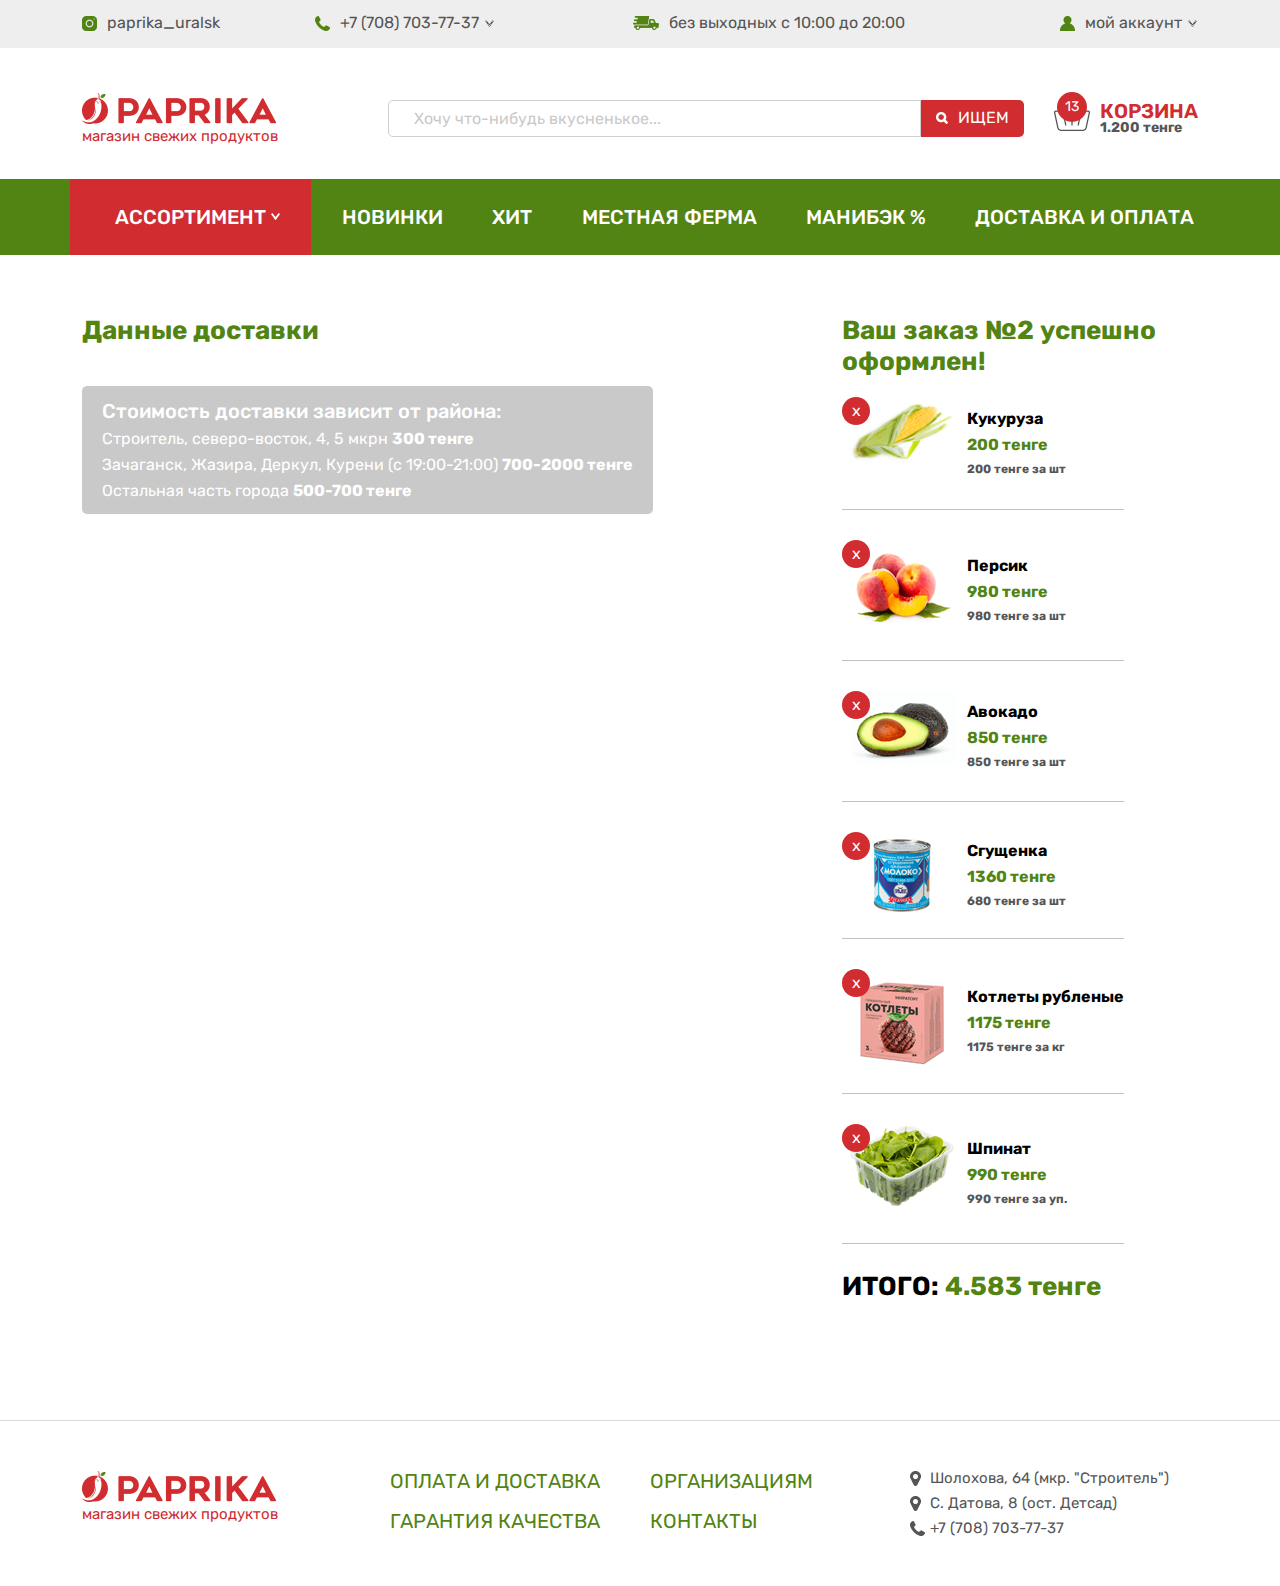
<file: orders.html>
<!doctype html>
<html lang="ru">
<head>
    <meta charset="UTF-8">
    <meta name="viewport"
          content="width=device-width, user-scalable=no, initial-scale=1.0, maximum-scale=1.0, minimum-scale=1.0">
    <meta http-equiv="X-UA-Compatible" content="ie=edge">
    <title>Paprika</title>
    <link rel="stylesheet" href="./scss/swiper-bundle.css">
    <link rel="stylesheet" href="./scss/bootstrap.min.css">
    <link rel="stylesheet" href="./scss/main.css">
</head>

<body>
<header class="header">
    <div class="header-bg">
        <div class="container">
            <div class="row">
                <div class="col-12">
                    <div class="header-wrapper">
                        <a href="#" class="header-link d-lg-flex  d-none">
                            <img src="./img/icons/inst-icon.png" alt="" class="header-link__img">
                            <p class="header-link__text">paprika_uralsk</p>
                        </a>
                        <div class="dropdown">
                            <a class="header-link dropdown-toggle" type="button" id="dropdownMenuButto1"
                               data-bs-toggle="dropdown" aria-expanded="false">
                                <img src="./img/icons/phone-icon.png" alt="" class="header-link__img">
                                <p class="header-link__text">+7 (708) 703-77-37</p>
                            </a>
                            <div class="dropdown-menu" aria-labelledby="dropdownMenuLink1">
                                <a class="dropdown-item" href="#">Позвонить нам</a>
                                <a class="dropdown-item" href="#">Написать в WhatsApp</a>
                            </div>
                        </div>
                        <a href="#" class="header-link d-lg-flex justify-content-center d-none">
                            <img src="./img/icons/delivery-icon.png" alt="" class="header-link__img">
                            <p class="header-link__text">без выходных с 10:00 до 20:00</p>
                        </a>
                        <div class="dropdown authorization d-flex justify-content-end me-3">
                            <a class="header-link dropdown-toggle" type="button" id="dropdownMenuButton2"
                               data-bs-toggle="dropdown" aria-expanded="false" data-bs-auto-close="outside">
                                <img src="./img/icons/account-icon.png" alt="" class="header-link__img">
                                <p class="header-link__text">мой аккаунт</p>
                            </a>
                            <div class="dropdown-menu" aria-labelledby="dropdownMenuLink2">
                                <nav>
                                    <div class="nav nav-tabs" id="nav-tab" role="tablist">
                                        <button class="nav-link active" id="nav-home-tab" data-bs-toggle="tab"
                                                data-bs-target="#nav-home" type="button" role="tab"
                                                aria-controls="nav-home" aria-selected="true">Автозирация
                                        </button>
                                        <button class="nav-link" id="nav-profile-tab" data-bs-toggle="tab"
                                                data-bs-target="#nav-profile" type="button" role="tab"
                                                aria-controls="nav-profile" aria-selected="false">Регистрация
                                        </button>
                                    </div>
                                </nav>
                                <div class="tab-content" id="nav-tabContent">
                                    <div class="tab-pane fade show active" id="nav-home" role="tabpanel"
                                         aria-labelledby="nav-home-tab">
                                        <form action="#" class="auth-container">
                                            <fieldset class="auth-form mb-2">
                                                <img src="./img/icons/phone-icon.png" alt="" class="auth-form__img">
                                                <input type="number" class="auth-form__input"
                                                       placeholder="Номер телефона">
                                            </fieldset>
                                            <fieldset class="auth-form mb-3">
                                                <img src="./img/icons/password-icon.png" alt="" class="auth-form__img">
                                                <input type="password" class="auth-form__input" placeholder="Пароль">
                                            </fieldset>
                                            <button class="auth-container__btn" type="submit">Войти</button>
                                        </form>
                                    </div>
                                    <div class="tab-pane fade" id="nav-profile" role="tabpanel"
                                         aria-labelledby="nav-profile-tab">
                                        <form action="#" class="auth-container">
                                            <fieldset class="auth-form mb-3">
                                                <img src="./img/icons/phone-icon.png" alt="" class="auth-form__img">
                                                <input type="number" class="auth-form__input"
                                                       placeholder="Номер телефона">
                                            </fieldset>
                                            <button class="auth-container__btn" type="submit">Войти</button>
                                        </form>
                                        <!--<div class="done-block">
                                            <p class="done-block__done">Вы зарегистрированы!</p>
                                            <p class="done-block__text">Проверьте SMS-сообщения, мы отправили вам уникальный пароль.</p>
                                        </div>-->
                                    </div>
                                </div>
                            </div>
                        </div>
                    </div>
                </div>
            </div>
        </div>
    </div>
    <div class="container">
        <div class="row">
            <div class="col-12">
                <div class="header-group">
                    <a href="" class="header-logo">
                        <img src="./img/icons/logo.png" alt="" class="header-logo__img">
                        <p class="header-logo__text">магазин свежих продуктов</p>
                    </a>
                    <form class="header-search">
                        <input type="text" class="header-search__input" placeholder="Хочу что-нибудь вкусненькое...">
                        <button class="search-btn" type="submit">
                            <img src="./img/icons/search-icon.png" alt="" class="search-btn__icon">
                            <p class="search-btn__text">ИЩЕМ</p>
                        </button>
                    </form>
                    <div class="basket-container">
                        <div class="dropdown ">
                            <button class="basket-btn dropdown-toggle" type="button" id="basket"
                                    data-bs-toggle="dropdown" aria-expanded="false" data-bs-auto-close="outside">
                                <img src="./img/icons/basket-icon.png" alt="" class="basket-btn__img">
                                <span class="basket-btn__number">13</span>
                            </button>
                            <ul class="dropdown-menu" aria-labelledby="basket">
                                <li class="basket-item">
                                    <img src="./img/slider-products/products-img-2.png" alt="" class="basket-item__img">
                                    <div class="basket-box">
                                        <p class="basket-box__name">Авокадо</p>
                                        <p class="basket-box__price">850 тенге</p>
                                    </div>
                                    <div class="products-box mb-0">
                                        <button class="products-box__minus">
                                            -
                                        </button>
                                        <span class="products-box__number">1 шт</span>
                                        <button class="products-box__plus">
                                            +
                                        </button>
                                    </div>
                                    <button class="basket-item__cancel">x</button>
                                </li>
                                <li class="basket-item">
                                    <img src="./img/slider-products/products-img-2.png" alt="" class="basket-item__img">
                                    <div class="basket-box">
                                        <p class="basket-box__name">Авокадо</p>
                                        <p class="basket-box__price">850 тенге</p>
                                    </div>
                                    <div class="products-box mb-0">
                                        <button class="products-box__minus">
                                            -
                                        </button>
                                        <span class="products-box__number">1 шт</span>
                                        <button class="products-box__plus">
                                            +
                                        </button>
                                    </div>
                                    <button class="basket-item__cancel">x</button>
                                </li>
                                <li class="basket-item">
                                    <img src="./img/slider-products/products-img-2.png" alt="" class="basket-item__img">
                                    <div class="basket-box">
                                        <p class="basket-box__name">Авокадо</p>
                                        <p class="basket-box__price">850 тенге</p>
                                    </div>
                                    <div class="products-box mb-0">
                                        <button class="products-box__minus">
                                            -
                                        </button>
                                        <span class="products-box__number">1 шт</span>
                                        <button class="products-box__plus">
                                            +
                                        </button>
                                    </div>
                                    <button class="basket-item__cancel">x</button>
                                </li>
                                <li>
                                    <a href="#" class="basket-link">
                                        оформить заказ
                                    </a>
                                </li>
                            </ul>
                        </div>
                        <div class="basket-block">
                            <p class="basket-block__text">корзина</p>
                            <p class="basket-block__price">1.200 тенге</p>
                        </div>
                    </div>
                </div>
            </div>
        </div>
    </div>
    <div class="menu-bg">
        <div class="container ms-0 me-0 ms-xl-auto me-xl-auto ps-0 ps-xl-auto pe-0 pe-xl-auto">
            <div class="row">
                <div class="col-12">
                    <div class="menu-container">
                        <div class="dropdown menu-dropdown d-none d-lg-block">
                            <button class="dropdown-toggle  drop-cat-btn" type="button" id="menuBtn"
                                    data-bs-toggle="dropdown"
                                    aria-expanded="false">
                                Ассортимент
                            </button>
                            <ul class="dropdown-menu" aria-labelledby="menuBtn">
                                <div class="dropdown-row">
                                    <li>
                                        <a class="dropdown-item" href="#">
                                            <img src="./img/icons/vegetable-icon.png" alt="" class="dropdown-item__img">
                                            овощи
                                        </a>
                                    </li>
                                    <li>
                                        <a class="dropdown-item" href="#">
                                            <img src="./img/icons/fruit-icon.png" alt="" class="dropdown-item__img">
                                            фрукты
                                        </a>
                                    </li>
                                    <li>
                                        <a class="dropdown-item" href="#">
                                            <img src="./img/icons/mushrooms-icon.png" alt="" class="dropdown-item__img">
                                            зелень и грибы</a>
                                    </li>
                                    <li>
                                        <a class="dropdown-item" href="#">
                                            <img src="./img/icons/ekz-fruit-icon.png" alt="" class="dropdown-item__img">
                                            экзотические фрукты</a>
                                    </li>
                                    <li>
                                        <a class="dropdown-item" href="#">
                                            <img src="./img/icons/berry-icon.png" alt="" class="dropdown-item__img">
                                            ягоды</a>
                                    </li>

                                </div>
                                <div class="dropdown-row">
                                    <li>
                                        <a class="dropdown-item" href="#">
                                            <img src="./img/icons/dried-fruits-icon.png" alt=""
                                                 class="dropdown-item__img">
                                            сухофрукты</a>
                                    </li>
                                    <li>
                                        <a class="dropdown-item" href="#">
                                            <img src="./img/icons/jar-icon.png" alt="" class="dropdown-item__img">
                                            мед</a>
                                    </li>
                                    <li>
                                        <a class="dropdown-item" href="#">
                                            <img src="./img/icons/spices-icon.png" alt="" class="dropdown-item__img">
                                            пряности</a>
                                    </li>
                                    <li>
                                        <a class="dropdown-item" href="#">
                                            <img src="./img/icons/drunk-icon.png" alt="" class="dropdown-item__img">
                                            напитки</a>
                                    </li>
                                    <li>
                                        <a class="dropdown-item" href="#">
                                            <img src="./img/icons/grocery-icon.png" alt="" class="dropdown-item__img">
                                            бакалея</a>
                                    </li>
                                </div>
                                <div class="dropdown-row">
                                    <li>
                                        <a class="dropdown-item" href="#">
                                            <img src="./img/icons/products-icon.png" alt="" class="dropdown-item__img">
                                            полуфабрикаты</a>
                                    </li>
                                    <li>
                                        <a class="dropdown-item" href="#">
                                            <img src="./img/icons/crab-icon.png" alt="" class="dropdown-item__img">
                                            морепродукты</a>
                                    </li>
                                    <li>
                                        <a class="dropdown-item" href="#">
                                            <img src="./img/icons/hoz-icon.png" alt="" class="dropdown-item__img">
                                            хозтовары</a>
                                    </li>
                                </div>
                            </ul>
                        </div>
                        <!--mobile-menu-category-->
                        <button class="btn btn-category" type="button" data-bs-toggle="offcanvas"
                                data-bs-target="#offcanvasExample" aria-controls="offcanvasExample">
                            Ассортимент
                        </button>
                        <div class="offcanvas offcanvas-start" tabindex="-1" id="offcanvasExample"
                             aria-labelledby="offcanvasExampleLabel">
                            <div class="offcanvas-header offcanvas-header--category">
                                <button type="button" class="btn-close text-reset" data-bs-dismiss="offcanvas"
                                        aria-label="Close"></button>
                            </div>
                            <div class="offcanvas-body offcanvas-body--category">
                                <ul class="menu-category">
                                    <li>
                                        <a class="dropdown-item" href="#">
                                            <img src="./img/icons/vegetable-icon.png" alt="" class="dropdown-item__img">
                                            овощи
                                        </a>
                                    </li>
                                    <li>
                                        <a class="dropdown-item" href="#">
                                            <img src="./img/icons/fruit-icon.png" alt="" class="dropdown-item__img">
                                            фрукты
                                        </a>
                                    </li>
                                    <li>
                                        <a class="dropdown-item" href="#">
                                            <img src="./img/icons/mushrooms-icon.png" alt="" class="dropdown-item__img">
                                            зелень и грибы</a>
                                    </li>
                                    <li>
                                        <a class="dropdown-item" href="#">
                                            <img src="./img/icons/ekz-fruit-icon.png" alt="" class="dropdown-item__img">
                                            экзотические фрукты</a>
                                    </li>
                                    <li>
                                        <a class="dropdown-item" href="#">
                                            <img src="./img/icons/berry-icon.png" alt="" class="dropdown-item__img">
                                            ягоды</a>
                                    </li>
                                    <li>
                                        <a class="dropdown-item" href="#">
                                            <img src="./img/icons/dried-fruits-icon.png" alt=""
                                                 class="dropdown-item__img">
                                            сухофрукты</a>
                                    </li>
                                    <li>
                                        <a class="dropdown-item" href="#">
                                            <img src="./img/icons/jar-icon.png" alt="" class="dropdown-item__img">
                                            мед</a>
                                    </li>
                                    <li>
                                        <a class="dropdown-item" href="#">
                                            <img src="./img/icons/spices-icon.png" alt="" class="dropdown-item__img">
                                            пряности</a>
                                    </li>
                                    <li>
                                        <a class="dropdown-item" href="#">
                                            <img src="./img/icons/drunk-icon.png" alt="" class="dropdown-item__img">
                                            напитки</a>
                                    </li>
                                    <li>
                                        <a class="dropdown-item" href="#">
                                            <img src="./img/icons/grocery-icon.png" alt="" class="dropdown-item__img">
                                            бакалея</a>
                                    </li>
                                    <li>
                                        <a class="dropdown-item" href="#">
                                            <img src="./img/icons/products-icon.png" alt="" class="dropdown-item__img">
                                            полуфабрикаты</a>
                                    </li>
                                    <li>
                                        <a class="dropdown-item" href="#">
                                            <img src="./img/icons/crab-icon.png" alt="" class="dropdown-item__img">
                                            морепродукты</a>
                                    </li>
                                    <li>
                                        <a class="dropdown-item" href="#">
                                            <img src="./img/icons/hoz-icon.png" alt="" class="dropdown-item__img">
                                            хозтовары</a>
                                    </li>
                                </ul>
                            </div>
                        </div>
                        <nav class="nav-menu">
                            <li class="nav-item"><a href="#" class="nav-link">новинки</a></li>
                            <li class="nav-item"><a href="#" class="nav-link">хит</a></li>
                            <li class="nav-item"><a href="#" class="nav-link">местная ферма</a></li>
                            <li class="nav-item"><a href="#" class="nav-link">манибэк %</a></li>
                            <li class="nav-item"><a href="#" class="nav-link">доставка и оплата</a></li>
                        </nav>
                        <!--mobile-main-menu-->
                        <button class="btn btn-mobile" type="button" data-bs-toggle="offcanvas"
                                data-bs-target="#offcanvasRight" aria-controls="offcanvasRight">
                            <div class="menu-btn">
                                <span></span>
                                <span></span>
                                <span></span>
                            </div>
                        </button>
                        <div class="offcanvas offcanvas-end" tabindex="-1" id="offcanvasRight"
                             aria-labelledby="offcanvasRightLabel">
                            <div class="offcanvas-header offcanvas-header--main">
                                <button type="button" class="btn-close text-reset" data-bs-dismiss="offcanvas"
                                        aria-label="Close"></button>
                            </div>
                            <div class="offcanvas-body offcanvas-body--main">
                                <nav class="nav-menu-mobile">
                                    <li class="nav-item"><a href="#" class="nav-link">новинки</a></li>
                                    <li class="nav-item"><a href="#" class="nav-link">хит</a></li>
                                    <li class="nav-item"><a href="#" class="nav-link">местная ферма</a></li>
                                    <li class="nav-item"><a href="#" class="nav-link">манибэк %</a></li>
                                    <li class="nav-item"><a href="#" class="nav-link">доставка и оплата</a></li>
                                </nav>
                            </div>
                        </div>
                    </div>
                </div>
            </div>
        </div>
    </div>
</header>
<main class="main">
    <div class="container">
        <div class="row">
            <div class="col-12 order-2 order-lg-1 col-lg-8">
                <div class="profile-container profile-container--2">
                    <h2 class="orders-block__title">Данные доставки</h2>
                    <div class="orders-text">
                        <p class="orders-text__title">Стоимость доставки зависит от района:</p>
                        <p class="orders-text__text">Строитель, северо-восток, 4, 5 мкрн <span
                                class="orders-text__span">300 тенге</span></p>
                        <p class="orders-text__text">Зачаганск, Жазира, Деркул, Курени (с 19:00-21:00) <span
                                class="orders-text__span">700-2000 тенге</span></p>
                        <p class="orders-text__text">Остальная часть города <span class="orders-text__span">500-700 тенге</span>
                        </p>
                    </div>
                </div>
            </div>
            <div class="col-12 order-1 order-lg-2 col-lg-4">
                <div class="profile-container profile-container--2">
                    <h2 class="orders-block__title">Ваш заказ №2 успешно оформлен!</h2>
                    <div class="goods-container">
                        <div class="goods-block">
                            <img src="./img/orders/corn.png" alt="" class="goods-block__img">
                            <div class="goods-box">
                                <p class="goods-box__title">Кукуруза</p>
                                <p class="goods-box__price">200 тенге</p>
                                <p class="goods-box__thing">200 тенге за шт</p>
                            </div>
                            <button class="goods-block__span">x</button>
                        </div>
                        <div class="goods-block">
                            <img src="./img/orders/peach.png" alt="" class="goods-block__img">
                            <div class="goods-box">
                                <p class="goods-box__title">Персик</p>
                                <p class="goods-box__price">980 тенге</p>
                                <p class="goods-box__thing">980 тенге за шт</p>
                            </div>
                            <button class="goods-block__span">x</button>
                        </div>
                        <div class="goods-block">
                            <img src="./img/orders/avocado.png" alt="" class="goods-block__img">
                            <div class="goods-box">
                                <p class="goods-box__title">Авокадо</p>
                                <p class="goods-box__price">850 тенге</p>
                                <p class="goods-box__thing">850 тенге за шт</p>
                            </div>
                            <button class="goods-block__span">x</button>
                        </div>
                        <div class="goods-block">
                            <img src="./img/orders/milk.png" alt="" class="goods-block__img">
                            <div class="goods-box">
                                <p class="goods-box__title">Сгущенка</p>
                                <p class="goods-box__price">1360 тенге</p>
                                <p class="goods-box__thing">680 тенге за шт</p>
                            </div>
                            <button class="goods-block__span">x</button>
                        </div>
                        <div class="goods-block">
                            <img src="./img/orders/cutlet.png" alt="" class="goods-block__img">
                            <div class="goods-box">
                                <p class="goods-box__title">Котлеты рубленые</p>
                                <p class="goods-box__price">1175 тенге</p>
                                <p class="goods-box__thing">1175 тенге за кг</p>
                            </div>
                            <button class="goods-block__span">x</button>
                        </div>
                        <div class="goods-block">
                            <img src="./img/orders/spinach.png" alt="" class="goods-block__img">
                            <div class="goods-box">
                                <p class="goods-box__title">Шпинат</p>
                                <p class="goods-box__price">990 тенге</p>
                                <p class="goods-box__thing">990 тенге за уп.</p>
                            </div>
                            <button class="goods-block__span">x</button>
                        </div>
                    </div>
                    <p class="profile-total">ИТОГО: <span class="profile-total__span">4.583 тенге</span></p>
                </div>
            </div>
        </div>
    </div>
</main>
<footer class="footer">
    <div class="container-fluid">
        <div class="footer-border">
            <div class="container">
                <div class="row">
                    <div class="col-12">
                        <div class="footer-container">
                            <div class="footer-logo">
                                <a href="" class="header-logo">
                                    <img src="./img/icons/logo.png" alt="" class="header-logo__img">
                                    <p class="header-logo__text">магазин свежих продуктов</p>
                                </a>
                            </div>
                            <div class="footer-nav footer-nav--1">
                                <a href="#" class="footer-nav__link">ОПЛАТА И ДОСТАВКА</a>
                                <a href="#" class="footer-nav__link">ГАРАНТИЯ КАЧЕСТВА</a>
                            </div>
                            <div class="footer-nav footer-nav--2">
                                <a href="#" class="footer-nav__link">ОРГАНИЗАЦИЯМ</a>
                                <a href="#" class="footer-nav__link">КОНТАКТЫ</a>
                            </div>
                            <div class="footer-contacts">
                                <a href="#" class="footer-block">
                                    <img src="./img/icons/geo-icon.png" alt="" class="footer-block__img">
                                    <p class="footer-block__text">Шолохова, 64 (мкр. "Строитель")</p>
                                </a>
                                <a href="#" class="footer-block">
                                    <img src="./img/icons/geo-icon.png" alt="" class="footer-block__img">
                                    <p class="footer-block__text">C. Датова, 8 (ост. Детсад)</p>
                                </a>
                                <a href="#" class="footer-block">
                                    <img src="./img/icons/phone-footer-icon.png" alt="" class="footer-block__img">
                                    <p class="footer-block__text">+7 (708) 703-77-37</p>
                                </a>
                            </div>
                        </div>
                    </div>
                </div>
            </div>
        </div>
    </div>
</footer>
<script src="./js/bootstrap.bundle.min.js" type="text/javascript"></script>
<script src="./js/swiper-bundle.min.js" type="text/javascript"></script>
<script src="./js/index.js" type="text/javascript"></script>
</body>
</html>
</file>
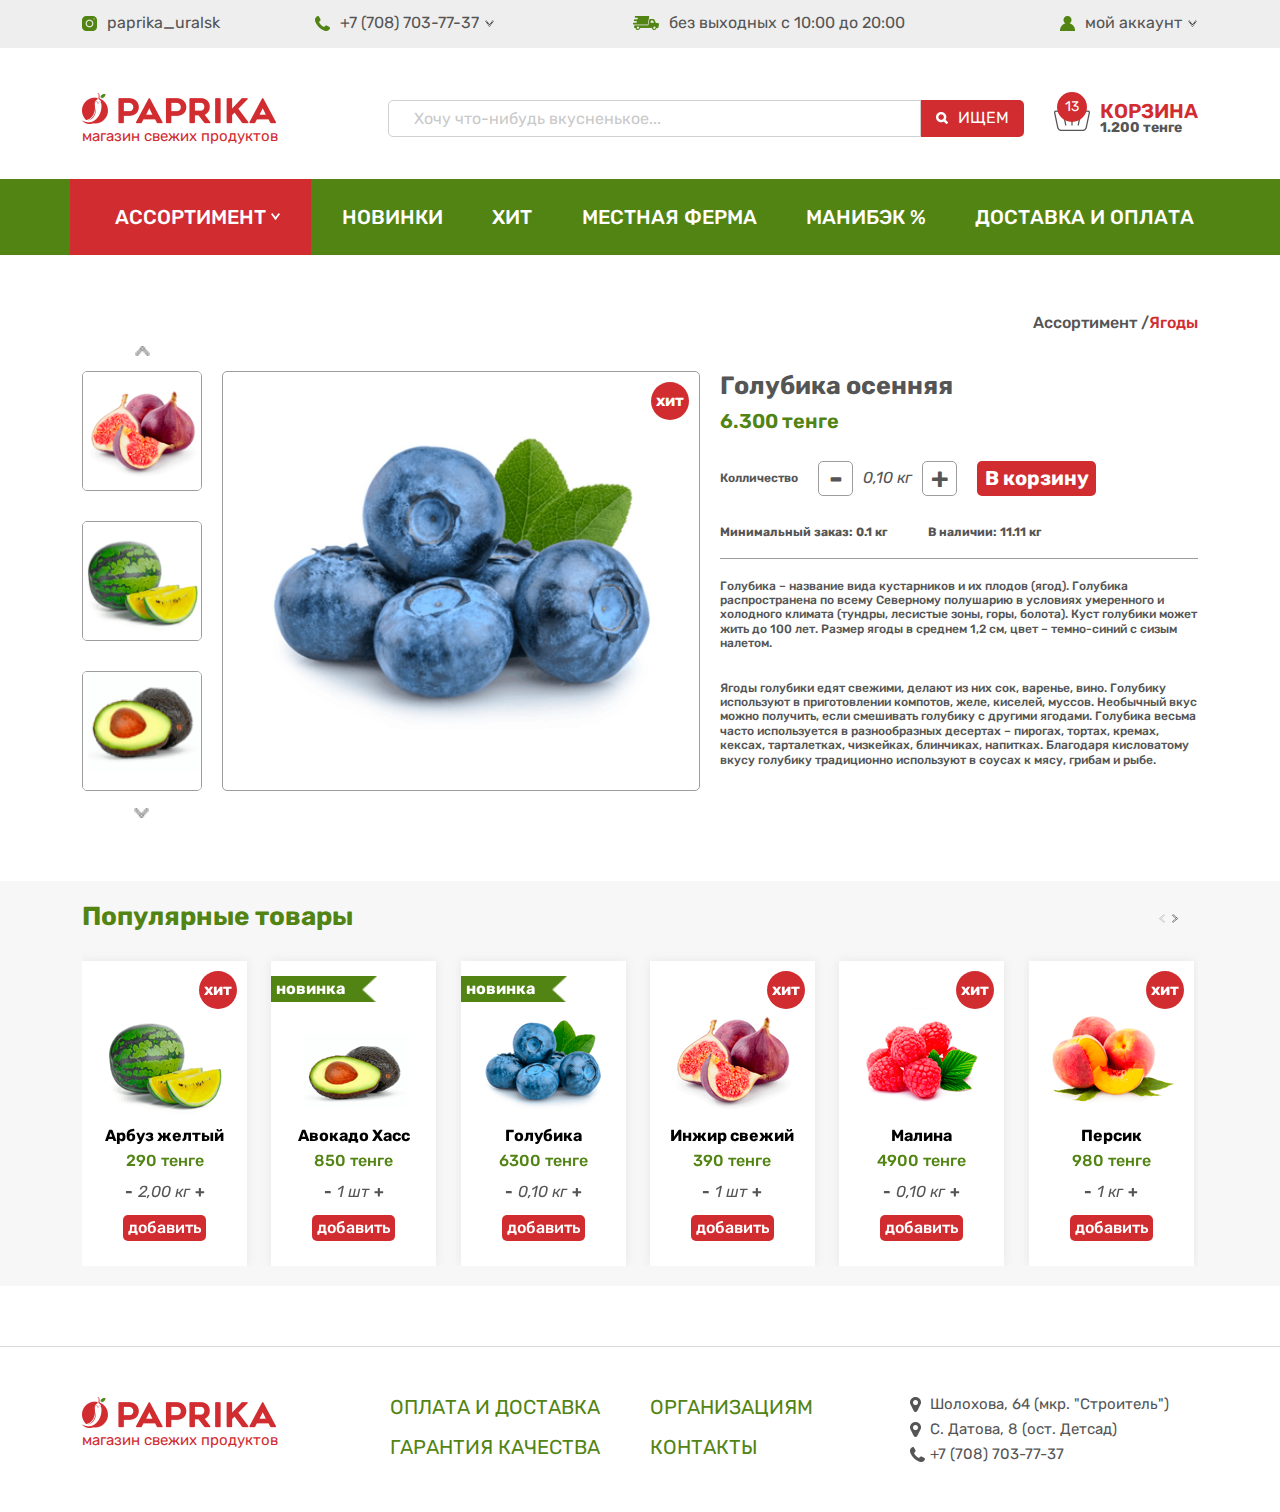
<file: product.html>
<!doctype html>
<html lang="ru">
<head>
    <meta charset="UTF-8">
    <meta name="viewport"
          content="width=device-width, user-scalable=no, initial-scale=1.0, maximum-scale=1.0, minimum-scale=1.0">
    <meta http-equiv="X-UA-Compatible" content="ie=edge">
    <title>Paprika</title>
    <link rel="stylesheet" href="./scss/swiper-bundle.css">
    <link rel="stylesheet" href="./scss/bootstrap.min.css">
    <link rel="stylesheet" href="./scss/main.css">
</head>
<header class="header">
    <div class="header-bg">
        <div class="container">
            <div class="row">
                <div class="col-12">
                    <div class="header-wrapper">
                        <a href="#" class="header-link d-lg-flex  d-none">
                            <img src="./img/icons/inst-icon.png" alt="" class="header-link__img">
                            <p class="header-link__text">paprika_uralsk</p>
                        </a>
                        <div class="dropdown">
                            <a class="header-link dropdown-toggle" type="button" id="dropdownMenuButto1"
                               data-bs-toggle="dropdown" aria-expanded="false">
                                <img src="./img/icons/phone-icon.png" alt="" class="header-link__img">
                                <p class="header-link__text">+7 (708) 703-77-37</p>
                            </a>
                            <div class="dropdown-menu" aria-labelledby="dropdownMenuLink1">
                                <a class="dropdown-item" href="#">Позвонить нам</a>
                                <a class="dropdown-item" href="#">Написать в WhatsApp</a>
                            </div>
                        </div>
                        <a href="#" class="header-link d-lg-flex justify-content-center d-none">
                            <img src="./img/icons/delivery-icon.png" alt="" class="header-link__img">
                            <p class="header-link__text">без выходных с 10:00 до 20:00</p>
                        </a>
                        <div class="dropdown authorization d-flex justify-content-end me-3">
                            <a class="header-link dropdown-toggle" type="button" id="dropdownMenuButton2"
                               data-bs-toggle="dropdown" aria-expanded="false" data-bs-auto-close="outside">
                                <img src="./img/icons/account-icon.png" alt="" class="header-link__img">
                                <p class="header-link__text">мой аккаунт</p>
                            </a>
                            <div class="dropdown-menu" aria-labelledby="dropdownMenuLink2">
                                <nav>
                                    <div class="nav nav-tabs" id="nav-tab" role="tablist">
                                        <button class="nav-link active" id="nav-home-tab" data-bs-toggle="tab"
                                                data-bs-target="#nav-home" type="button" role="tab"
                                                aria-controls="nav-home" aria-selected="true">Автозирация
                                        </button>
                                        <button class="nav-link" id="nav-profile-tab" data-bs-toggle="tab"
                                                data-bs-target="#nav-profile" type="button" role="tab"
                                                aria-controls="nav-profile" aria-selected="false">Регистрация
                                        </button>
                                    </div>
                                </nav>
                                <div class="tab-content" id="nav-tabContent">
                                    <div class="tab-pane fade show active" id="nav-home" role="tabpanel"
                                         aria-labelledby="nav-home-tab">
                                        <form action="#" class="auth-container">
                                            <fieldset class="auth-form mb-2">
                                                <img src="./img/icons/phone-icon.png" alt="" class="auth-form__img">
                                                <input type="number" class="auth-form__input"
                                                       placeholder="Номер телефона">
                                            </fieldset>
                                            <fieldset class="auth-form mb-3">
                                                <img src="./img/icons/password-icon.png" alt="" class="auth-form__img">
                                                <input type="password" class="auth-form__input" placeholder="Пароль">
                                            </fieldset>
                                            <button class="auth-container__btn" type="submit">Войти</button>
                                        </form>
                                    </div>
                                    <div class="tab-pane fade" id="nav-profile" role="tabpanel"
                                         aria-labelledby="nav-profile-tab">
                                        <form action="#" class="auth-container">
                                            <fieldset class="auth-form mb-3">
                                                <img src="./img/icons/phone-icon.png" alt="" class="auth-form__img">
                                                <input type="number" class="auth-form__input"
                                                       placeholder="Номер телефона">
                                            </fieldset>
                                            <button class="auth-container__btn" type="submit">Войти</button>
                                        </form>
                                        <!--<div class="done-block">
                                            <p class="done-block__done">Вы зарегистрированы!</p>
                                            <p class="done-block__text">Проверьте SMS-сообщения, мы отправили вам уникальный пароль.</p>
                                        </div>-->
                                    </div>
                                </div>
                            </div>
                        </div>
                    </div>
                </div>
            </div>
        </div>
    </div>
    <div class="container">
        <div class="row">
            <div class="col-12">
                <div class="header-group">
                    <a href="" class="header-logo">
                        <img src="./img/icons/logo.png" alt="" class="header-logo__img">
                        <p class="header-logo__text">магазин свежих продуктов</p>
                    </a>
                    <form class="header-search">
                        <input type="text" class="header-search__input" placeholder="Хочу что-нибудь вкусненькое...">
                        <button class="search-btn" type="submit">
                            <img src="./img/icons/search-icon.png" alt="" class="search-btn__icon">
                            <p class="search-btn__text">ИЩЕМ</p>
                        </button>
                    </form>
                    <div class="basket-container">
                        <div class="dropdown ">
                            <button class="basket-btn dropdown-toggle" type="button" id="basket"
                                    data-bs-toggle="dropdown" aria-expanded="false" data-bs-auto-close="outside">
                                <img src="./img/icons/basket-icon.png" alt="" class="basket-btn__img">
                                <span class="basket-btn__number">13</span>
                            </button>
                            <ul class="dropdown-menu" aria-labelledby="basket">
                                <li class="basket-item">
                                    <img src="./img/slider-products/products-img-2.png" alt="" class="basket-item__img">
                                    <div class="basket-box">
                                        <p class="basket-box__name">Авокадо</p>
                                        <p class="basket-box__price">850 тенге</p>
                                    </div>
                                    <div class="products-box mb-0">
                                        <button class="products-box__minus">
                                            -
                                        </button>
                                        <span class="products-box__number">1 шт</span>
                                        <button class="products-box__plus">
                                            +
                                        </button>
                                    </div>
                                    <button class="basket-item__cancel">x</button>
                                </li>
                                <li class="basket-item">
                                    <img src="./img/slider-products/products-img-2.png" alt="" class="basket-item__img">
                                    <div class="basket-box">
                                        <p class="basket-box__name">Авокадо</p>
                                        <p class="basket-box__price">850 тенге</p>
                                    </div>
                                    <div class="products-box mb-0">
                                        <button class="products-box__minus">
                                            -
                                        </button>
                                        <span class="products-box__number">1 шт</span>
                                        <button class="products-box__plus">
                                            +
                                        </button>
                                    </div>
                                    <button class="basket-item__cancel">x</button>
                                </li>
                                <li class="basket-item">
                                    <img src="./img/slider-products/products-img-2.png" alt="" class="basket-item__img">
                                    <div class="basket-box">
                                        <p class="basket-box__name">Авокадо</p>
                                        <p class="basket-box__price">850 тенге</p>
                                    </div>
                                    <div class="products-box mb-0">
                                        <button class="products-box__minus">
                                            -
                                        </button>
                                        <span class="products-box__number">1 шт</span>
                                        <button class="products-box__plus">
                                            +
                                        </button>
                                    </div>
                                    <button class="basket-item__cancel">x</button>
                                </li>
                                <li>
                                    <a href="#" class="basket-link">
                                        оформить заказ
                                    </a>
                                </li>
                            </ul>
                        </div>
                        <div class="basket-block">
                            <p class="basket-block__text">корзина</p>
                            <p class="basket-block__price">1.200 тенге</p>
                        </div>
                    </div>
                </div>
            </div>
        </div>
    </div>
    <div class="menu-bg">
        <div class="container ms-0 me-0 ms-xl-auto me-xl-auto ps-0 ps-xl-auto pe-0 pe-xl-auto">
            <div class="row">
                <div class="col-12">
                    <div class="menu-container">
                        <div class="dropdown menu-dropdown d-none d-lg-block">
                            <button class="dropdown-toggle  drop-cat-btn" type="button" id="menuBtn"
                                    data-bs-toggle="dropdown"
                                    aria-expanded="false">
                                Ассортимент
                            </button>
                            <ul class="dropdown-menu" aria-labelledby="menuBtn">
                                <div class="dropdown-row">
                                    <li>
                                        <a class="dropdown-item" href="#">
                                            <img src="./img/icons/vegetable-icon.png" alt="" class="dropdown-item__img">
                                            овощи
                                        </a>
                                    </li>
                                    <li>
                                        <a class="dropdown-item" href="#">
                                            <img src="./img/icons/fruit-icon.png" alt="" class="dropdown-item__img">
                                            фрукты
                                        </a>
                                    </li>
                                    <li>
                                        <a class="dropdown-item" href="#">
                                            <img src="./img/icons/mushrooms-icon.png" alt="" class="dropdown-item__img">
                                            зелень и грибы</a>
                                    </li>
                                    <li>
                                        <a class="dropdown-item" href="#">
                                            <img src="./img/icons/ekz-fruit-icon.png" alt="" class="dropdown-item__img">
                                            экзотические фрукты</a>
                                    </li>
                                    <li>
                                        <a class="dropdown-item" href="#">
                                            <img src="./img/icons/berry-icon.png" alt="" class="dropdown-item__img">
                                            ягоды</a>
                                    </li>

                                </div>
                                <div class="dropdown-row">
                                    <li>
                                        <a class="dropdown-item" href="#">
                                            <img src="./img/icons/dried-fruits-icon.png" alt=""
                                                 class="dropdown-item__img">
                                            сухофрукты</a>
                                    </li>
                                    <li>
                                        <a class="dropdown-item" href="#">
                                            <img src="./img/icons/jar-icon.png" alt="" class="dropdown-item__img">
                                            мед</a>
                                    </li>
                                    <li>
                                        <a class="dropdown-item" href="#">
                                            <img src="./img/icons/spices-icon.png" alt="" class="dropdown-item__img">
                                            пряности</a>
                                    </li>
                                    <li>
                                        <a class="dropdown-item" href="#">
                                            <img src="./img/icons/drunk-icon.png" alt="" class="dropdown-item__img">
                                            напитки</a>
                                    </li>
                                    <li>
                                        <a class="dropdown-item" href="#">
                                            <img src="./img/icons/grocery-icon.png" alt="" class="dropdown-item__img">
                                            бакалея</a>
                                    </li>
                                </div>
                                <div class="dropdown-row">
                                    <li>
                                        <a class="dropdown-item" href="#">
                                            <img src="./img/icons/products-icon.png" alt="" class="dropdown-item__img">
                                            полуфабрикаты</a>
                                    </li>
                                    <li>
                                        <a class="dropdown-item" href="#">
                                            <img src="./img/icons/crab-icon.png" alt="" class="dropdown-item__img">
                                            морепродукты</a>
                                    </li>
                                    <li>
                                        <a class="dropdown-item" href="#">
                                            <img src="./img/icons/hoz-icon.png" alt="" class="dropdown-item__img">
                                            хозтовары</a>
                                    </li>
                                </div>
                            </ul>
                        </div>
                        <!--mobile-menu-category-->
                        <button class="btn btn-category" type="button" data-bs-toggle="offcanvas"
                                data-bs-target="#offcanvasExample" aria-controls="offcanvasExample">
                            Ассортимент
                        </button>
                        <div class="offcanvas offcanvas-start" tabindex="-1" id="offcanvasExample"
                             aria-labelledby="offcanvasExampleLabel">
                            <div class="offcanvas-header offcanvas-header--category">
                                <button type="button" class="btn-close text-reset" data-bs-dismiss="offcanvas"
                                        aria-label="Close"></button>
                            </div>
                            <div class="offcanvas-body offcanvas-body--category">
                                <ul class="menu-category">
                                    <li>
                                        <a class="dropdown-item" href="#">
                                            <img src="./img/icons/vegetable-icon.png" alt="" class="dropdown-item__img">
                                            овощи
                                        </a>
                                    </li>
                                    <li>
                                        <a class="dropdown-item" href="#">
                                            <img src="./img/icons/fruit-icon.png" alt="" class="dropdown-item__img">
                                            фрукты
                                        </a>
                                    </li>
                                    <li>
                                        <a class="dropdown-item" href="#">
                                            <img src="./img/icons/mushrooms-icon.png" alt="" class="dropdown-item__img">
                                            зелень и грибы</a>
                                    </li>
                                    <li>
                                        <a class="dropdown-item" href="#">
                                            <img src="./img/icons/ekz-fruit-icon.png" alt="" class="dropdown-item__img">
                                            экзотические фрукты</a>
                                    </li>
                                    <li>
                                        <a class="dropdown-item" href="#">
                                            <img src="./img/icons/berry-icon.png" alt="" class="dropdown-item__img">
                                            ягоды</a>
                                    </li>
                                    <li>
                                        <a class="dropdown-item" href="#">
                                            <img src="./img/icons/dried-fruits-icon.png" alt=""
                                                 class="dropdown-item__img">
                                            сухофрукты</a>
                                    </li>
                                    <li>
                                        <a class="dropdown-item" href="#">
                                            <img src="./img/icons/jar-icon.png" alt="" class="dropdown-item__img">
                                            мед</a>
                                    </li>
                                    <li>
                                        <a class="dropdown-item" href="#">
                                            <img src="./img/icons/spices-icon.png" alt="" class="dropdown-item__img">
                                            пряности</a>
                                    </li>
                                    <li>
                                        <a class="dropdown-item" href="#">
                                            <img src="./img/icons/drunk-icon.png" alt="" class="dropdown-item__img">
                                            напитки</a>
                                    </li>
                                    <li>
                                        <a class="dropdown-item" href="#">
                                            <img src="./img/icons/grocery-icon.png" alt="" class="dropdown-item__img">
                                            бакалея</a>
                                    </li>
                                    <li>
                                        <a class="dropdown-item" href="#">
                                            <img src="./img/icons/products-icon.png" alt="" class="dropdown-item__img">
                                            полуфабрикаты</a>
                                    </li>
                                    <li>
                                        <a class="dropdown-item" href="#">
                                            <img src="./img/icons/crab-icon.png" alt="" class="dropdown-item__img">
                                            морепродукты</a>
                                    </li>
                                    <li>
                                        <a class="dropdown-item" href="#">
                                            <img src="./img/icons/hoz-icon.png" alt="" class="dropdown-item__img">
                                            хозтовары</a>
                                    </li>
                                </ul>
                            </div>
                        </div>
                        <nav class="nav-menu">
                            <li class="nav-item"><a href="#" class="nav-link">новинки</a></li>
                            <li class="nav-item"><a href="#" class="nav-link">хит</a></li>
                            <li class="nav-item"><a href="#" class="nav-link">местная ферма</a></li>
                            <li class="nav-item"><a href="#" class="nav-link">манибэк %</a></li>
                            <li class="nav-item"><a href="#" class="nav-link">доставка и оплата</a></li>
                        </nav>
                        <!--mobile-main-menu-->
                        <button class="btn btn-mobile" type="button" data-bs-toggle="offcanvas"
                                data-bs-target="#offcanvasRight" aria-controls="offcanvasRight">
                            <div class="menu-btn">
                                <span></span>
                                <span></span>
                                <span></span>
                            </div>
                        </button>
                        <div class="offcanvas offcanvas-end" tabindex="-1" id="offcanvasRight"
                             aria-labelledby="offcanvasRightLabel">
                            <div class="offcanvas-header offcanvas-header--main">
                                <button type="button" class="btn-close text-reset" data-bs-dismiss="offcanvas"
                                        aria-label="Close"></button>
                            </div>
                            <div class="offcanvas-body offcanvas-body--main">
                                <nav class="nav-menu-mobile">
                                    <li class="nav-item"><a href="#" class="nav-link">новинки</a></li>
                                    <li class="nav-item"><a href="#" class="nav-link">хит</a></li>
                                    <li class="nav-item"><a href="#" class="nav-link">местная ферма</a></li>
                                    <li class="nav-item"><a href="#" class="nav-link">манибэк %</a></li>
                                    <li class="nav-item"><a href="#" class="nav-link">доставка и оплата</a></li>
                                </nav>
                            </div>
                        </div>
                    </div>
                </div>
            </div>
        </div>
    </div>
</header>
<main class="main">
    <section class="container">
        <div class="catalog-wrapper">
            <div class="catalog-box justify-content-end">
                <div class="range-category">
                    <a href="#" class="range-link">Ассортимент / </a>
                    <a href="#" class="range-link range-link--red">Ягоды</a>
                </div>
            </div>
            <div class="product-wrapper">
                <div class="product-slider">
                    <div class="swiper swiperVertical">
                        <div class="swiper-wrapper">
                            <div class="swiper-slide">
                                <a href="#" class="vertical-link">
                                    <img src="./img/slider-products/products-img-1.png" alt="" class="vertical-img">
                                </a>
                            </div>
                            <div class="swiper-slide">
                                <a href="#" class="vertical-link">
                                    <img src="./img/slider-products/products-img-2.png" alt="" class="vertical-img">
                                </a>
                            </div>
                            <div class="swiper-slide">
                                <a href="#" class="vertical-link">
                                    <img src="./img/slider-products/products-img-3.png" alt="" class="vertical-img">
                                </a>
                            </div>
                            <div class="swiper-slide">
                                <a href="#" class="vertical-link">
                                    <img src="./img/slider-products/products-img-4.png" alt="" class="vertical-img">
                                </a>
                            </div>
                        </div>

                    </div>
                    <div class="vertical-arrows">
                        <div class="swiper-button-next"></div>
                        <div class="swiper-button-prev"></div>
                    </div>
                </div>
                <div class="product-img">
                    <img src="./img/banners/product-img.png" alt="" class="product-img__img">
                    <p class="product-img__top">хит</p>
                </div>
                <div class="product-info">
                    <h2 class="product-info__title">Голубика осенняя</h2>
                    <p class="product-info__price">6.300 тенге</p>
                    <div class="product-box">
                        <p class="product-box__text">Колличество</p>
                        <button class="product-box__symbol">-</button>
                        <p class="product-box__number">0,10 кг</p>
                        <button class="product-box__symbol">+</button>
                        <div class="product-box__btn">В корзину</div>
                    </div>
                    <div class="product-block">
                        <p class="product-block__text">Минимальный заказ: <span
                                class="product-block__span">0.1 кг</span></p>
                        <p class="product-block__text">В наличии: <span class="product-block__span"> 11.11 кг</span></p>
                    </div>
                    <div class="product-text">
                        <p class="product-text__text">Голубика – название вида кустарников и их плодов (ягод). Голубика
                            распространена по всему Северному полушарию в условиях умеренного и холодного климата
                            (тундры, лесистые зоны, горы, болота). Куст голубики может жить до 100 лет. Размер ягоды в
                            среднем 1,2 см, цвет – темно-синий с сизым налетом.</p>
                        <p class="product-text__text"> Ягоды голубики едят свежими, делают из них сок, варенье, вино.
                            Голубику используют в приготовлении компотов, желе, киселей, муссов. Необычный вкус можно
                            получить, если смешивать голубику с другими ягодами. Голубика весьма часто используется в
                            разнообразных десертах – пирогах, тортах, кремах, кексах, тарталетках, чизкейках, блинчиках,
                            напитках. Благодаря кисловатому вкусу голубику традиционно используют в соусах к мясу,
                            грибам и рыбе.</p>
                    </div>
                </div>
            </div>
        </div>
    </section>
    <section class="container-fluid">
        <div class="products-bg">
            <div class="container">
                <div class="row">
                    <div class="col-12">
                        <div class="products-wrapper">
                            <h2 class="products-wrapper__title">
                                Популярные товары
                            </h2>
                            <div class="swiper swiperProducts">
                                <!-- Additional required wrapper -->
                                <div class="swiper-wrapper">
                                    <!-- Slides -->
                                    <div class="swiper-slide">
                                        <div class="products-block">
                                            <img src="./img/slider-products/products-img-1.png" alt=""
                                                 class="products-block__img">
                                            <p class="products-block__title">Арбуз желтый</p>
                                            <p class="products-block__price">290 тенге</p>
                                            <div class="products-box">
                                                <button class="products-box__minus">
                                                    -
                                                </button>
                                                <span class="products-box__number">2,00 кг</span>
                                                <button class="products-box__plus">
                                                    +
                                                </button>
                                            </div>
                                            <a href="#" class="products-block__link">добавить</a>
                                            <p class="products-block__stock">хит</p>
                                        </div>
                                    </div>
                                    <div class="swiper-slide">
                                        <div class="products-block">
                                            <img src="./img/slider-products/products-img-2.png" alt=""
                                                 class="products-block__img">
                                            <p class="products-block__title">Авокадо Хасс</p>
                                            <p class="products-block__price">850 тенге</p>
                                            <div class="products-box">
                                                <button class="products-box__minus">
                                                    -
                                                </button>
                                                <span class="products-box__number">1 шт</span>
                                                <button class="products-box__plus">
                                                    +
                                                </button>
                                            </div>
                                            <a href="#" class="products-block__link">добавить</a>
                                            <p class="products-block__new">новинка</p>
                                        </div>
                                    </div>
                                    <div class="swiper-slide">
                                        <div class="products-block">
                                            <img src="./img/slider-products/products-img-3.png" alt=""
                                                 class="products-block__img">
                                            <p class="products-block__title">Голубика</p>
                                            <p class="products-block__price">6300 тенге</p>
                                            <div class="products-box">
                                                <button class="products-box__minus">
                                                    -
                                                </button>
                                                <span class="products-box__number">0,10 кг</span>
                                                <button class="products-box__plus">
                                                    +
                                                </button>
                                            </div>
                                            <a href="#" class="products-block__link">добавить</a>
                                            <p class="products-block__new">новинка</p>
                                        </div>
                                    </div>
                                    <div class="swiper-slide">
                                        <div class="products-block">
                                            <img src="./img/slider-products/products-img-4.png" alt=""
                                                 class="products-block__img">
                                            <p class="products-block__title">Инжир свежий</p>
                                            <p class="products-block__price">390 тенге</p>
                                            <div class="products-box">
                                                <button class="products-box__minus">
                                                    -
                                                </button>
                                                <span class="products-box__number">1 шт</span>
                                                <button class="products-box__plus">
                                                    +
                                                </button>
                                            </div>
                                            <a href="#" class="products-block__link">добавить</a>
                                            <p class="products-block__stock">хит</p>
                                        </div>
                                    </div>
                                    <div class="swiper-slide">
                                        <div class="products-block">
                                            <img src="./img/slider-products/products-img-5.png" alt=""
                                                 class="products-block__img">
                                            <p class="products-block__title">Малина</p>
                                            <p class="products-block__price">4900 тенге</p>
                                            <div class="products-box">
                                                <button class="products-box__minus">
                                                    -
                                                </button>
                                                <span class="products-box__number">0,10 кг</span>
                                                <button class="products-box__plus">
                                                    +
                                                </button>
                                            </div>
                                            <a href="#" class="products-block__link">добавить</a>
                                            <p class="products-block__stock">хит</p>
                                        </div>
                                    </div>
                                    <div class="swiper-slide">
                                        <div class="products-block">
                                            <img src="./img/slider-products/products-img-6.png" alt=""
                                                 class="products-block__img">
                                            <p class="products-block__title">Персик</p>
                                            <p class="products-block__price">980 тенге</p>
                                            <div class="products-box">
                                                <button class="products-box__minus">
                                                    -
                                                </button>
                                                <span class="products-box__number">1 кг</span>
                                                <button class="products-box__plus">
                                                    +
                                                </button>
                                            </div>
                                            <a href="#" class="products-block__link">добавить</a>
                                            <p class="products-block__stock">хит</p>
                                        </div>
                                    </div>
                                    <div class="swiper-slide">
                                        <div class="products-block">
                                            <img src="./img/slider-products/products-img-6.png" alt=""
                                                 class="products-block__img">
                                            <p class="products-block__title">Персик</p>
                                            <p class="products-block__price">980 тенге</p>
                                            <div class="products-box">
                                                <button class="products-box__minus">
                                                    -
                                                </button>
                                                <span class="products-box__number">1 кг</span>
                                                <button class="products-box__plus">
                                                    +
                                                </button>
                                            </div>
                                            <a href="#" class="products-block__link">добавить</a>
                                            <p class="products-block__stock">хит</p>
                                        </div>
                                    </div>
                                </div>
                                <div class="arrow-position">
                                    <div class="swiper-button-prev"></div>
                                    <div class="swiper-button-next"></div>
                                </div>
                            </div>
                        </div>
                    </div>
                </div>
            </div>
        </div>
    </section>
</main>
<footer class="footer">
    <div class="container-fluid">
        <div class="footer-border">
            <div class="container">
                <div class="row">
                    <div class="col-12">
                        <div class="footer-container">
                            <div class="footer-logo">
                                <a href="" class="header-logo">
                                    <img src="./img/icons/logo.png" alt="" class="header-logo__img">
                                    <p class="header-logo__text">магазин свежих продуктов</p>
                                </a>
                            </div>
                            <div class="footer-nav footer-nav--1">
                                <a href="#" class="footer-nav__link">ОПЛАТА И ДОСТАВКА</a>
                                <a href="#" class="footer-nav__link">ГАРАНТИЯ КАЧЕСТВА</a>
                            </div>
                            <div class="footer-nav footer-nav--2">
                                <a href="#" class="footer-nav__link">ОРГАНИЗАЦИЯМ</a>
                                <a href="#" class="footer-nav__link">КОНТАКТЫ</a>
                            </div>
                            <div class="footer-contacts">
                                <a href="#" class="footer-block">
                                    <img src="./img/icons/geo-icon.png" alt="" class="footer-block__img">
                                    <p class="footer-block__text">Шолохова, 64 (мкр. "Строитель")</p>
                                </a>
                                <a href="#" class="footer-block">
                                    <img src="./img/icons/geo-icon.png" alt="" class="footer-block__img">
                                    <p class="footer-block__text">C. Датова, 8 (ост. Детсад)</p>
                                </a>
                                <a href="#" class="footer-block">
                                    <img src="./img/icons/phone-footer-icon.png" alt="" class="footer-block__img">
                                    <p class="footer-block__text">+7 (708) 703-77-37</p>
                                </a>
                            </div>
                        </div>
                    </div>
                </div>
            </div>
        </div>
    </div>
</footer>
<script src="./js/bootstrap.bundle.min.js" type="text/javascript"></script>
<script src="./js/swiper-bundle.min.js" type="text/javascript"></script>
<script src="./js/index.js" type="text/javascript"></script>
</body>
</html>
</file>
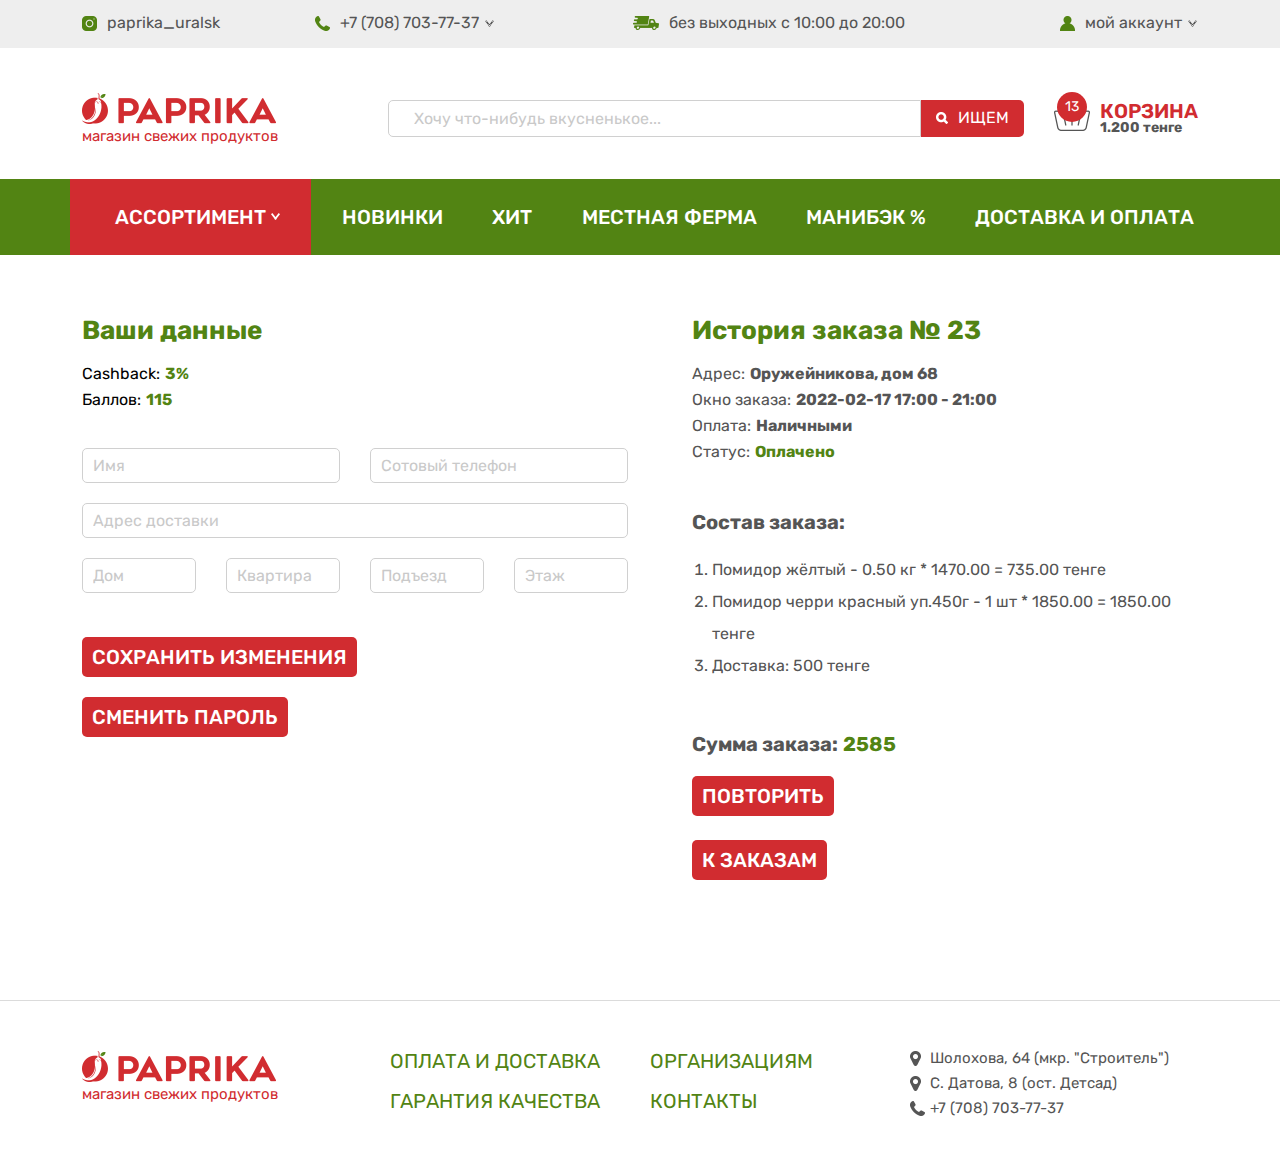
<file: profile.html>
<!doctype html>
<html lang="ru">
<head>
    <meta charset="UTF-8">
    <meta name="viewport"
          content="width=device-width, user-scalable=no, initial-scale=1.0, maximum-scale=1.0, minimum-scale=1.0">
    <meta http-equiv="X-UA-Compatible" content="ie=edge">
    <title>Paprika</title>
    <link rel="stylesheet" href="./scss/swiper-bundle.css">
    <link rel="stylesheet" href="./scss/bootstrap.min.css">
    <link rel="stylesheet" href="./scss/main.css">
</head>

<body>
<header class="header">
    <div class="header-bg">
        <div class="container">
            <div class="row">
                <div class="col-12">
                    <div class="header-wrapper">
                        <a href="#" class="header-link d-lg-flex  d-none">
                            <img src="./img/icons/inst-icon.png" alt="" class="header-link__img">
                            <p class="header-link__text">paprika_uralsk</p>
                        </a>
                        <div class="dropdown">
                            <a class="header-link dropdown-toggle" type="button" id="dropdownMenuButto1"
                               data-bs-toggle="dropdown" aria-expanded="false">
                                <img src="./img/icons/phone-icon.png" alt="" class="header-link__img">
                                <p class="header-link__text">+7 (708) 703-77-37</p>
                            </a>
                            <div class="dropdown-menu" aria-labelledby="dropdownMenuLink1">
                                <a class="dropdown-item" href="#">Позвонить нам</a>
                                <a class="dropdown-item" href="#">Написать в WhatsApp</a>
                            </div>
                        </div>
                        <a href="#" class="header-link d-lg-flex justify-content-center d-none">
                            <img src="./img/icons/delivery-icon.png" alt="" class="header-link__img">
                            <p class="header-link__text">без выходных с 10:00 до 20:00</p>
                        </a>
                        <div class="dropdown authorization d-flex justify-content-end me-3">
                            <a class="header-link dropdown-toggle" type="button" id="dropdownMenuButton2"
                               data-bs-toggle="dropdown" aria-expanded="false" data-bs-auto-close="outside">
                                <img src="./img/icons/account-icon.png" alt="" class="header-link__img">
                                <p class="header-link__text">мой аккаунт</p>
                            </a>
                            <div class="dropdown-menu" aria-labelledby="dropdownMenuLink2">
                                <nav>
                                    <div class="nav nav-tabs" id="nav-tab" role="tablist">
                                        <button class="nav-link active" id="nav-home-tab" data-bs-toggle="tab"
                                                data-bs-target="#nav-home" type="button" role="tab"
                                                aria-controls="nav-home" aria-selected="true">Автозирация
                                        </button>
                                        <button class="nav-link" id="nav-profile-tab" data-bs-toggle="tab"
                                                data-bs-target="#nav-profile" type="button" role="tab"
                                                aria-controls="nav-profile" aria-selected="false">Регистрация
                                        </button>
                                    </div>
                                </nav>
                                <div class="tab-content" id="nav-tabContent">
                                    <div class="tab-pane fade show active" id="nav-home" role="tabpanel"
                                         aria-labelledby="nav-home-tab">
                                        <form action="#" class="auth-container">
                                            <fieldset class="auth-form mb-2">
                                                <img src="./img/icons/phone-icon.png" alt="" class="auth-form__img">
                                                <input type="number" class="auth-form__input"
                                                       placeholder="Номер телефона">
                                            </fieldset>
                                            <fieldset class="auth-form mb-3">
                                                <img src="./img/icons/password-icon.png" alt="" class="auth-form__img">
                                                <input type="password" class="auth-form__input" placeholder="Пароль">
                                            </fieldset>
                                            <button class="auth-container__btn" type="submit">Войти</button>
                                        </form>
                                    </div>
                                    <div class="tab-pane fade" id="nav-profile" role="tabpanel"
                                         aria-labelledby="nav-profile-tab">
                                        <form action="#" class="auth-container">
                                            <fieldset class="auth-form mb-3">
                                                <img src="./img/icons/phone-icon.png" alt="" class="auth-form__img">
                                                <input type="number" class="auth-form__input"
                                                       placeholder="Номер телефона">
                                            </fieldset>
                                            <button class="auth-container__btn" type="submit">Войти</button>
                                        </form>
                                        <!--<div class="done-block">
                                            <p class="done-block__done">Вы зарегистрированы!</p>
                                            <p class="done-block__text">Проверьте SMS-сообщения, мы отправили вам уникальный пароль.</p>
                                        </div>-->
                                    </div>
                                </div>
                            </div>
                        </div>
                    </div>
                </div>
            </div>
        </div>
    </div>
    <div class="container">
        <div class="row">
            <div class="col-12">
                <div class="header-group">
                    <a href="" class="header-logo">
                        <img src="./img/icons/logo.png" alt="" class="header-logo__img">
                        <p class="header-logo__text">магазин свежих продуктов</p>
                    </a>
                    <form class="header-search">
                        <input type="text" class="header-search__input" placeholder="Хочу что-нибудь вкусненькое...">
                        <button class="search-btn" type="submit">
                            <img src="./img/icons/search-icon.png" alt="" class="search-btn__icon">
                            <p class="search-btn__text">ИЩЕМ</p>
                        </button>
                    </form>
                    <div class="basket-container">
                        <div class="dropdown ">
                            <button class="basket-btn dropdown-toggle" type="button" id="basket"
                                    data-bs-toggle="dropdown" aria-expanded="false" data-bs-auto-close="outside">
                                <img src="./img/icons/basket-icon.png" alt="" class="basket-btn__img">
                                <span class="basket-btn__number">13</span>
                            </button>
                            <ul class="dropdown-menu" aria-labelledby="basket">
                                <li class="basket-item">
                                    <img src="./img/slider-products/products-img-2.png" alt="" class="basket-item__img">
                                    <div class="basket-box">
                                        <p class="basket-box__name">Авокадо</p>
                                        <p class="basket-box__price">850 тенге</p>
                                    </div>
                                    <div class="products-box mb-0">
                                        <button class="products-box__minus">
                                            -
                                        </button>
                                        <span class="products-box__number">1 шт</span>
                                        <button class="products-box__plus">
                                            +
                                        </button>
                                    </div>
                                    <button class="basket-item__cancel">x</button>
                                </li>
                                <li class="basket-item">
                                    <img src="./img/slider-products/products-img-2.png" alt="" class="basket-item__img">
                                    <div class="basket-box">
                                        <p class="basket-box__name">Авокадо</p>
                                        <p class="basket-box__price">850 тенге</p>
                                    </div>
                                    <div class="products-box mb-0">
                                        <button class="products-box__minus">
                                            -
                                        </button>
                                        <span class="products-box__number">1 шт</span>
                                        <button class="products-box__plus">
                                            +
                                        </button>
                                    </div>
                                    <button class="basket-item__cancel">x</button>
                                </li>
                                <li class="basket-item">
                                    <img src="./img/slider-products/products-img-2.png" alt="" class="basket-item__img">
                                    <div class="basket-box">
                                        <p class="basket-box__name">Авокадо</p>
                                        <p class="basket-box__price">850 тенге</p>
                                    </div>
                                    <div class="products-box mb-0">
                                        <button class="products-box__minus">
                                            -
                                        </button>
                                        <span class="products-box__number">1 шт</span>
                                        <button class="products-box__plus">
                                            +
                                        </button>
                                    </div>
                                    <button class="basket-item__cancel">x</button>
                                </li>
                                <li>
                                    <a href="#" class="basket-link">
                                        оформить заказ
                                    </a>
                                </li>
                            </ul>
                        </div>
                        <div class="basket-block">
                            <p class="basket-block__text">корзина</p>
                            <p class="basket-block__price">1.200 тенге</p>
                        </div>
                    </div>
                </div>
            </div>
        </div>
    </div>
    <div class="menu-bg">
        <div class="container ms-0 me-0 ms-xl-auto me-xl-auto ps-0 ps-xl-auto pe-0 pe-xl-auto">
            <div class="row">
                <div class="col-12">
                    <div class="menu-container">
                        <div class="dropdown menu-dropdown d-none d-lg-block">
                            <button class="dropdown-toggle  drop-cat-btn" type="button" id="menuBtn"
                                    data-bs-toggle="dropdown"
                                    aria-expanded="false">
                                Ассортимент
                            </button>
                            <ul class="dropdown-menu" aria-labelledby="menuBtn">
                                <div class="dropdown-row">
                                    <li>
                                        <a class="dropdown-item" href="#">
                                            <img src="./img/icons/vegetable-icon.png" alt="" class="dropdown-item__img">
                                            овощи
                                        </a>
                                    </li>
                                    <li>
                                        <a class="dropdown-item" href="#">
                                            <img src="./img/icons/fruit-icon.png" alt="" class="dropdown-item__img">
                                            фрукты
                                        </a>
                                    </li>
                                    <li>
                                        <a class="dropdown-item" href="#">
                                            <img src="./img/icons/mushrooms-icon.png" alt="" class="dropdown-item__img">
                                            зелень и грибы</a>
                                    </li>
                                    <li>
                                        <a class="dropdown-item" href="#">
                                            <img src="./img/icons/ekz-fruit-icon.png" alt="" class="dropdown-item__img">
                                            экзотические фрукты</a>
                                    </li>
                                    <li>
                                        <a class="dropdown-item" href="#">
                                            <img src="./img/icons/berry-icon.png" alt="" class="dropdown-item__img">
                                            ягоды</a>
                                    </li>

                                </div>
                                <div class="dropdown-row">
                                    <li>
                                        <a class="dropdown-item" href="#">
                                            <img src="./img/icons/dried-fruits-icon.png" alt=""
                                                 class="dropdown-item__img">
                                            сухофрукты</a>
                                    </li>
                                    <li>
                                        <a class="dropdown-item" href="#">
                                            <img src="./img/icons/jar-icon.png" alt="" class="dropdown-item__img">
                                            мед</a>
                                    </li>
                                    <li>
                                        <a class="dropdown-item" href="#">
                                            <img src="./img/icons/spices-icon.png" alt="" class="dropdown-item__img">
                                            пряности</a>
                                    </li>
                                    <li>
                                        <a class="dropdown-item" href="#">
                                            <img src="./img/icons/drunk-icon.png" alt="" class="dropdown-item__img">
                                            напитки</a>
                                    </li>
                                    <li>
                                        <a class="dropdown-item" href="#">
                                            <img src="./img/icons/grocery-icon.png" alt="" class="dropdown-item__img">
                                            бакалея</a>
                                    </li>
                                </div>
                                <div class="dropdown-row">
                                    <li>
                                        <a class="dropdown-item" href="#">
                                            <img src="./img/icons/products-icon.png" alt="" class="dropdown-item__img">
                                            полуфабрикаты</a>
                                    </li>
                                    <li>
                                        <a class="dropdown-item" href="#">
                                            <img src="./img/icons/crab-icon.png" alt="" class="dropdown-item__img">
                                            морепродукты</a>
                                    </li>
                                    <li>
                                        <a class="dropdown-item" href="#">
                                            <img src="./img/icons/hoz-icon.png" alt="" class="dropdown-item__img">
                                            хозтовары</a>
                                    </li>
                                </div>
                            </ul>
                        </div>
                        <!--mobile-menu-category-->
                        <button class="btn btn-category" type="button" data-bs-toggle="offcanvas"
                                data-bs-target="#offcanvasExample" aria-controls="offcanvasExample">
                            Ассортимент
                        </button>
                        <div class="offcanvas offcanvas-start" tabindex="-1" id="offcanvasExample"
                             aria-labelledby="offcanvasExampleLabel">
                            <div class="offcanvas-header offcanvas-header--category">
                                <button type="button" class="btn-close text-reset" data-bs-dismiss="offcanvas"
                                        aria-label="Close"></button>
                            </div>
                            <div class="offcanvas-body offcanvas-body--category">
                                <ul class="menu-category">
                                    <li>
                                        <a class="dropdown-item" href="#">
                                            <img src="./img/icons/vegetable-icon.png" alt="" class="dropdown-item__img">
                                            овощи
                                        </a>
                                    </li>
                                    <li>
                                        <a class="dropdown-item" href="#">
                                            <img src="./img/icons/fruit-icon.png" alt="" class="dropdown-item__img">
                                            фрукты
                                        </a>
                                    </li>
                                    <li>
                                        <a class="dropdown-item" href="#">
                                            <img src="./img/icons/mushrooms-icon.png" alt="" class="dropdown-item__img">
                                            зелень и грибы</a>
                                    </li>
                                    <li>
                                        <a class="dropdown-item" href="#">
                                            <img src="./img/icons/ekz-fruit-icon.png" alt="" class="dropdown-item__img">
                                            экзотические фрукты</a>
                                    </li>
                                    <li>
                                        <a class="dropdown-item" href="#">
                                            <img src="./img/icons/berry-icon.png" alt="" class="dropdown-item__img">
                                            ягоды</a>
                                    </li>
                                    <li>
                                        <a class="dropdown-item" href="#">
                                            <img src="./img/icons/dried-fruits-icon.png" alt=""
                                                 class="dropdown-item__img">
                                            сухофрукты</a>
                                    </li>
                                    <li>
                                        <a class="dropdown-item" href="#">
                                            <img src="./img/icons/jar-icon.png" alt="" class="dropdown-item__img">
                                            мед</a>
                                    </li>
                                    <li>
                                        <a class="dropdown-item" href="#">
                                            <img src="./img/icons/spices-icon.png" alt="" class="dropdown-item__img">
                                            пряности</a>
                                    </li>
                                    <li>
                                        <a class="dropdown-item" href="#">
                                            <img src="./img/icons/drunk-icon.png" alt="" class="dropdown-item__img">
                                            напитки</a>
                                    </li>
                                    <li>
                                        <a class="dropdown-item" href="#">
                                            <img src="./img/icons/grocery-icon.png" alt="" class="dropdown-item__img">
                                            бакалея</a>
                                    </li>
                                    <li>
                                        <a class="dropdown-item" href="#">
                                            <img src="./img/icons/products-icon.png" alt="" class="dropdown-item__img">
                                            полуфабрикаты</a>
                                    </li>
                                    <li>
                                        <a class="dropdown-item" href="#">
                                            <img src="./img/icons/crab-icon.png" alt="" class="dropdown-item__img">
                                            морепродукты</a>
                                    </li>
                                    <li>
                                        <a class="dropdown-item" href="#">
                                            <img src="./img/icons/hoz-icon.png" alt="" class="dropdown-item__img">
                                            хозтовары</a>
                                    </li>
                                </ul>
                            </div>
                        </div>
                        <nav class="nav-menu">
                            <li class="nav-item"><a href="#" class="nav-link">новинки</a></li>
                            <li class="nav-item"><a href="#" class="nav-link">хит</a></li>
                            <li class="nav-item"><a href="#" class="nav-link">местная ферма</a></li>
                            <li class="nav-item"><a href="#" class="nav-link">манибэк %</a></li>
                            <li class="nav-item"><a href="#" class="nav-link">доставка и оплата</a></li>
                        </nav>
                        <!--mobile-main-menu-->
                        <button class="btn btn-mobile" type="button" data-bs-toggle="offcanvas"
                                data-bs-target="#offcanvasRight" aria-controls="offcanvasRight">
                            <div class="menu-btn">
                                <span></span>
                                <span></span>
                                <span></span>
                            </div>
                        </button>
                        <div class="offcanvas offcanvas-end" tabindex="-1" id="offcanvasRight"
                             aria-labelledby="offcanvasRightLabel">
                            <div class="offcanvas-header offcanvas-header--main">
                                <button type="button" class="btn-close text-reset" data-bs-dismiss="offcanvas"
                                        aria-label="Close"></button>
                            </div>
                            <div class="offcanvas-body offcanvas-body--main">
                                <nav class="nav-menu-mobile">
                                    <li class="nav-item"><a href="#" class="nav-link">новинки</a></li>
                                    <li class="nav-item"><a href="#" class="nav-link">хит</a></li>
                                    <li class="nav-item"><a href="#" class="nav-link">местная ферма</a></li>
                                    <li class="nav-item"><a href="#" class="nav-link">манибэк %</a></li>
                                    <li class="nav-item"><a href="#" class="nav-link">доставка и оплата</a></li>
                                </nav>
                            </div>
                        </div>
                    </div>
                </div>
            </div>
        </div>
    </div>
</header>
<main class="main">
    <div class="container">
        <div class="row">
            <div class="col-12 col-lg-6">
                <div class="profile-container">
                    <div class="profile-block">
                        <h2 class="profile-block__title">Ваши данные</h2>
                        <p class="profile-block__text">Cashback: <span class="profile-block__span">3% </span></p>
                        <p class="profile-block__text">Баллов: <span class="profile-block__span">115 </span></p>
                    </div>
                    <form action="#" class="profile-form">
                        <fieldset class="profile-field">
                            <input type="text" class="profile-field__input" placeholder="Имя">
                            <input type="text" class="profile-field__input" placeholder="Сотовый телефон">
                        </fieldset>
                        <fieldset class="profile-field profile-field--2">
                            <input type="text" class="profile-field__input" placeholder="Адрес доставки">
                        </fieldset>
                        <fieldset class="profile-field profile-field--3">
                            <input type="text" class="profile-field__input" placeholder="Дом">
                            <input type="text" class="profile-field__input" placeholder="Квартира">
                            <input type="text" class="profile-field__input" placeholder="Подъезд">
                            <input type="text" class="profile-field__input" placeholder="Этаж">
                        </fieldset>
                        <button class="profile-form__btn mt-4" type="submit">СОХРАНИТЬ ИЗМЕНЕНИЯ</button>
                        <button class="profile-form__btn">СМЕНИТЬ ПАРОЛЬ</button>
                    </form>
                </div>
            </div>
            <div class="col-12 col-lg-6">
                <div class="orders-container">
                    <div class="orders-block">
                        <h2 class="orders-block__title">История заказа № 23</h2>
                        <p class="orders-block__text">Адрес: <span
                                class="orders-block__span">Оружейникова, дом 68</span></p>
                        <p class="orders-block__text">Окно заказа: <span class="orders-block__span">2022-02-17 17:00 - 21:00</span>
                        </p>
                        <p class="orders-block__text">Оплата: <span class="orders-block__span">Наличными</span></p>
                        <p class="orders-block__text">Статус: <span
                                class="orders-block__span orders-block__span--green">Оплачено</span></p>
                    </div>
                    <div class="orders-block">
                        <h3 class="orders-block__title">Состав заказа:</h3>
                        <ol class="orders-list">
                            <li class="orders-item">Помидор жёлтый - 0.50 кг * 1470.00 = 735.00 тенге</li>
                            <li class="orders-item">Помидор черри красный уп.450г - 1 шт * 1850.00 = 1850.00 тенге</li>
                            <li class="orders-item">Доставка: 500 тенге</li>
                        </ol>
                    </div>
                    <div class="orders-block">
                        <h3 class="orders-block__title">Сумма заказа: <span class="orders-block__price">2585</span></h3>
                        <button class="profile-form__btn mb-4">ПОВТОРИТЬ</button>
                        <button class="profile-form__btn">К ЗАКАЗАМ</button>
                    </div>
                </div>
            </div>
        </div>
    </div>
</main>
<footer class="footer">
    <div class="container-fluid">
        <div class="footer-border">
            <div class="container">
                <div class="row">
                    <div class="col-12">
                        <div class="footer-container">
                            <div class="footer-logo">
                                <a href="" class="header-logo">
                                    <img src="./img/icons/logo.png" alt="" class="header-logo__img">
                                    <p class="header-logo__text">магазин свежих продуктов</p>
                                </a>
                            </div>
                            <div class="footer-nav footer-nav--1">
                                <a href="#" class="footer-nav__link">ОПЛАТА И ДОСТАВКА</a>
                                <a href="#" class="footer-nav__link">ГАРАНТИЯ КАЧЕСТВА</a>
                            </div>
                            <div class="footer-nav footer-nav--2">
                                <a href="#" class="footer-nav__link">ОРГАНИЗАЦИЯМ</a>
                                <a href="#" class="footer-nav__link">КОНТАКТЫ</a>
                            </div>
                            <div class="footer-contacts">
                                <a href="#" class="footer-block">
                                    <img src="./img/icons/geo-icon.png" alt="" class="footer-block__img">
                                    <p class="footer-block__text">Шолохова, 64 (мкр. "Строитель")</p>
                                </a>
                                <a href="#" class="footer-block">
                                    <img src="./img/icons/geo-icon.png" alt="" class="footer-block__img">
                                    <p class="footer-block__text">C. Датова, 8 (ост. Детсад)</p>
                                </a>
                                <a href="#" class="footer-block">
                                    <img src="./img/icons/phone-footer-icon.png" alt="" class="footer-block__img">
                                    <p class="footer-block__text">+7 (708) 703-77-37</p>
                                </a>
                            </div>
                        </div>
                    </div>
                </div>
            </div>
        </div>
    </div>
</footer>
<script src="./js/bootstrap.bundle.min.js" type="text/javascript"></script>
<script src="./js/swiper-bundle.min.js" type="text/javascript"></script>
<script src="./js/index.js" type="text/javascript"></script>
</body>
</html>
</file>
<file: scss/main.css>
* {
  padding: 0;
  margin: 0;
  border: 0;
}

*,
*:before,
*:after {
  -webkit-box-sizing: border-box;
  box-sizing: border-box;
}

:focus,
:active {
  outline: none;
}

.container-fluid {
  padding: 0;
  margin: 0;
}

a:focus,
a:active {
  outline: none;
}

nav,
footer,
header,
aside {
  display: block;
}

img {
  display: block;
}

html,
body {
  height: 100%;
  width: 100%;
  font-size: 100%;
  line-height: 1;
  -ms-text-size-adjust: 100%;
  -moz-text-size-adjust: 100%;
  -webkit-text-size-adjust: 100%;
  -webkit-box-sizing: border-box;
  box-sizing: border-box;
  font-family: "Rubik", san-serif, serif;
}

body {
  overflow-x: hidden;
}

input,
button,
textarea {
  font-family: inherit;
}

input::-ms-clear {
  display: none;
}

button {
  cursor: pointer;
  background-color: transparent;
}

button::-moz-focus-inner {
  padding: 0;
  border: 0;
}

a,
a:visited {
  text-decoration: none;
}

a:hover {
  text-decoration: none;
}

a {
  text-decoration: none;
}

nav li {
  list-style: none;
}

ul li {
  list-style: none;
}

dl, ol, ul {
  margin-bottom: 0;
  padding-left: 0;
}

img {
  vertical-align: top;
}

h1,
h2,
h3,
h4,
h5,
h6 {
  font-size: inherit;
  font-weight: 400;
}

p {
  margin-bottom: 0;
}

@font-face {
  font-family: "Rubik";
  src: url("../fonts/Rubik-Italic.woff2") format("woff2"), url("../fonts/Rubik-Italic.woff") format("woff");
  font-weight: normal;
  font-style: italic;
  font-display: swap;
}
@font-face {
  font-family: "Rubik";
  src: url("../fonts/Rubik-ExtraBold.woff2") format("woff2"), url("../fonts/Rubik-ExtraBold.woff") format("woff");
  font-weight: bold;
  font-style: normal;
  font-display: swap;
}
@font-face {
  font-family: "Rubik";
  src: url("../fonts/Rubik-Black.woff2") format("woff2"), url("../fonts/Rubik-Black.woff") format("woff");
  font-weight: 900;
  font-style: normal;
  font-display: swap;
}
@font-face {
  font-family: "Rubik";
  src: url("../fonts/Rubik-ExtraBoldItalic.woff2") format("woff2"), url("../fonts/Rubik-ExtraBoldItalic.woff") format("woff");
  font-weight: bold;
  font-style: italic;
  font-display: swap;
}
@font-face {
  font-family: "Rubik";
  src: url("../fonts/Rubik-Bold.woff2") format("woff2"), url("../fonts/Rubik-Bold.woff") format("woff");
  font-weight: bold;
  font-style: normal;
  font-display: swap;
}
@font-face {
  font-family: "Rubik";
  src: url("../fonts/Rubik-BlackItalic.woff2") format("woff2"), url("../fonts/Rubik-BlackItalic.woff") format("woff");
  font-weight: 900;
  font-style: italic;
  font-display: swap;
}
@font-face {
  font-family: "Rubik";
  src: url("../fonts/Rubik-BoldItalic.woff2") format("woff2"), url("../fonts/Rubik-BoldItalic.woff") format("woff");
  font-weight: bold;
  font-style: italic;
  font-display: swap;
}
@font-face {
  font-family: "Rubik";
  src: url("../fonts/Rubik-LightItalic.woff2") format("woff2"), url("../fonts/Rubik-LightItalic.woff") format("woff");
  font-weight: 300;
  font-style: italic;
  font-display: swap;
}
@font-face {
  font-family: "Rubik";
  src: url("../fonts/Rubik-SemiBoldItalic.woff2") format("woff2"), url("../fonts/Rubik-SemiBoldItalic.woff") format("woff");
  font-weight: 600;
  font-style: italic;
  font-display: swap;
}
@font-face {
  font-family: "Rubik";
  src: url("../fonts/Rubik-LightItalic.woff2") format("woff2"), url("../fonts/Rubik-LightItalic.woff") format("woff");
  font-weight: 300;
  font-style: italic;
  font-display: swap;
}
@font-face {
  font-family: "Rubik";
  src: url("../fonts/Rubik-MediumItalic.woff2") format("woff2"), url("../fonts/Rubik-MediumItalic.woff") format("woff");
  font-weight: 500;
  font-style: italic;
  font-display: swap;
}
@font-face {
  font-family: "Rubik";
  src: url("../fonts/Rubik-Regular.woff2") format("woff2"), url("../fonts/Rubik-Regular.woff") format("woff");
  font-weight: normal;
  font-style: normal;
  font-display: swap;
}
@font-face {
  font-family: "Rubik";
  src: url("../fonts/Rubik-Medium.woff2") format("woff2"), url("../fonts/Rubik-Medium.woff") format("woff");
  font-weight: 500;
  font-style: normal;
  font-display: swap;
}
@font-face {
  font-family: "Rubik";
  src: url("../fonts/Rubik-Light.woff2") format("woff2"), url("../fonts/Rubik-Light.woff") format("woff");
  font-weight: 300;
  font-style: normal;
  font-display: swap;
}
@font-face {
  font-family: "Rubik";
  src: url("../fonts/Rubik-SemiBold.woff2") format("woff2"), url("../fonts/Rubik-SemiBold.woff") format("woff");
  font-weight: 600;
  font-style: normal;
  font-display: swap;
}
@font-face {
  font-family: "Rubik";
  src: url("../fonts/Rubik-Light.woff2") format("woff2"), url("../fonts/Rubik-Light.woff") format("woff");
  font-weight: 300;
  font-style: normal;
  font-display: swap;
}
/*index-page*/
.main {
  width: 100%;
}

.slider-bg {
  background-image: url("../img/banners/bg-slider.jpg");
  width: 100%;
  height: 100%;
  background-repeat: no-repeat;
  background-size: cover;
}

@media (min-width: 320px) and (max-width: 1024px) {
  .swiperMain {
    padding-bottom: 30px;
  }
}
.swiperMain .swiper-slide__img {
  position: relative;
  z-index: 2;
  width: 100%;
}
@media (min-width: 320px) and (max-width: 1024px) {
  .swiperMain .arrows-wrapper {
    width: 100%;
    height: 50px;
    display: flex;
    justify-content: center;
  }
}
@media (min-width: 320px) and (max-width: 1024px) {
  .swiperMain .main-arrows {
    width: 100px;
    height: 50px;
    margin: 0 auto;
    position: absolute;
  }
}
.swiperMain .main-arrows .swiper-button-prev {
  left: 15%;
}
@media (min-width: 1440px) and (max-width: 1690px) {
  .swiperMain .main-arrows .swiper-button-prev {
    left: 10%;
  }
}
.swiperMain .main-arrows .swiper-button-next {
  right: 15%;
}
@media (min-width: 1440px) and (max-width: 1690px) {
  .swiperMain .main-arrows .swiper-button-next {
    right: 10%;
  }
}
.swiperMain .main-arrows .swiper-button-prev::after {
  content: "";
  background-image: url("../img/icons/main-slider-arrow.png");
  background-repeat: no-repeat;
  transform: rotate(180deg);
  width: 26px;
  height: 26px;
}
.swiperMain .main-arrows .swiper-button-next::after {
  content: "";
  background-image: url("../img/icons/main-slider-arrow.png");
  background-repeat: no-repeat;
  width: 26px;
  height: 26px;
}
.swiperMain .swiper-box {
  position: absolute;
  right: 0;
  left: 0;
  display: flex;
  flex-direction: column;
  align-items: end;
  margin: 0 auto;
  top: 30%;
  z-index: 3;
}
@media (min-width: 320px) and (max-width: 1024px) {
  .swiperMain .swiper-box {
    top: auto;
    bottom: 10%;
  }
}
.swiperMain .swiper-box__title {
  font-size: 58px;
  font-weight: 700;
  text-transform: uppercase;
  color: #528413;
}
@media (min-width: 320px) and (max-width: 1024px) {
  .swiperMain .swiper-box__title {
    font-size: 38px;
    text-align: center;
  }
}
.swiperMain .swiper-box__link {
  font-size: 15px;
  font-weight: 500;
  color: #ffffff;
  border-radius: 5px;
  background-color: #d12c30;
  align-self: center;
  padding: 10px 25px;
}
.swiperMain .swiper-block {
  display: flex;
  flex-direction: column;
  max-width: 400px;
}

.schedule-row {
  display: grid;
  grid-template-columns: 1.55fr 2fr 1.55fr;
  align-items: center;
  grid-column-gap: 15px;
  margin-bottom: 30px;
  margin-top: -30px;
  position: relative;
  grid-template-areas: "block-1 block-2  block-3";
  z-index: 3;
}
@media (min-width: 320px) and (max-width: 1023px) {
  .schedule-row {
    grid-template-columns: auto;
    grid-template-areas: "block-2" "block-1" "block-3";
    margin-top: 0;
    grid-row-gap: 20px;
  }
}

.schedule-block {
  display: flex;
  align-items: center;
  justify-content: flex-end;
  padding: 30px;
  box-shadow: 0px 0px 20px 0px rgba(94, 94, 94, 0.25);
}
.schedule-block--1 {
  background-image: url("../img/banners/banner-1-bg.png");
  width: 100%;
  background-repeat: no-repeat;
  height: 100%;
  background-size: 100% 100%;
  border-radius: 5px;
  grid-area: block-1;
}
@media (min-width: 320px) and (max-width: 1023px) {
  .schedule-block--1 {
    height: 200px;
  }
}
.schedule-block--3 {
  background-image: url("../img/banners/banner-3-bg.png");
  width: 100%;
  background-repeat: no-repeat;
  height: 100%;
  background-size: 100% 100%;
  border-radius: 5px;
  grid-area: block-3;
}
@media (min-width: 320px) and (max-width: 1023px) {
  .schedule-block--3 {
    height: 200px;
  }
}

.schedule-box {
  display: flex;
  flex-direction: column;
  align-items: center;
  width: fit-content;
  justify-content: center;
  height: 100%;
}
.schedule-box__title {
  font-size: 20px;
  line-height: 24px;
  font-weight: 600;
  color: #528413;
  max-width: 105px;
  text-align: center;
  margin-bottom: 10px;
}
.schedule-box__link {
  font-size: 15px;
  font-weight: 700;
  color: #ffffff;
  background-color: #d12c30;
  padding: 7px;
  border-radius: 5px;
}

.schedule-time {
  border-radius: 5px;
  grid-area: block-2;
  display: flex;
  align-items: center;
  flex-direction: column;
  background-image: url("../img/banners/banner-2-bg.png");
  width: 100%;
  background-repeat: no-repeat;
  box-shadow: 0px 0px 20px 0px rgba(94, 94, 94, 0.25);
  background-size: 100% 100%;
  padding: 30px 20px 30px;
}
.schedule-time__title {
  font-size: 20px;
  font-weight: 500;
  color: #555555;
  margin-bottom: 30px;
}
@media (min-width: 320px) and (max-width: 1023px) {
  .schedule-time {
    padding: 30px 10px 30px;
  }
}

.time-container {
  display: grid;
  grid-template-columns: 1fr 1fr;
  align-items: center;
}

.time-work {
  display: flex;
  flex-direction: column;
  align-items: start;
  padding: 0 0 0 15px;
}
.time-work--border {
  border-right: 1px solid #b0b0b0;
  padding: 0 15px 0 0;
}
.time-work__title {
  font-size: 16px;
  font-weight: 500;
  margin-bottom: 20px;
  color: #555555;
}

.time-box {
  display: grid;
  grid-template-columns: 17px 1fr;
  grid-column-gap: 5px;
  align-items: center;
}
.time-box__img {
  width: 17px;
  height: 16px;
}

.time-numbers {
  display: flex;
  flex-direction: column;
}
.time-numbers__time {
  display: flex;
  align-items: center;
  font-weight: 500;
  color: #555555;
  font-size: 12px;
  margin-bottom: 5px;
}
.time-numbers__span {
  font-size: 12px;
  font-weight: 600;
  color: #d12c30;
  padding-left: 5px;
}
.time-numbers__small {
  font-size: 10px;
  font-weight: 500;
  color: #555555;
}

.products-bg {
  padding: 20px 0;
  background-color: #f7f7f7;
}

.products-wrapper {
  position: relative;
}
.products-wrapper__title {
  position: absolute;
  font-size: 26px;
  font-weight: 700;
  color: #528413;
}
@media (min-width: 320px) and (max-width: 1023px) {
  .products-wrapper__title {
    position: relative;
    text-align: center;
  }
}

.products-block {
  display: flex;
  flex-direction: column;
  align-items: center;
  justify-content: flex-end;
  background-color: #ffffff;
  box-shadow: 0px 0px 10px 0px rgba(94, 94, 94, 0.1);
  position: relative;
  max-width: 165px;
  height: 100%;
  padding: 30px 15px 25px;
}
.products-block__stock {
  background-color: #d12c30;
  border-radius: 50%;
  width: 38px;
  height: 38px;
  display: flex;
  align-items: center;
  justify-content: center;
  font-size: 16px;
  font-weight: 700;
  top: 10px;
  right: 10px;
  position: absolute;
  color: #ffffff;
}
.products-block__new {
  position: absolute;
  background-image: url("../img/icons/news-icon.png");
  width: 100%;
  background-size: contain;
  background-repeat: no-repeat;
  font-size: 16px;
  font-weight: 700;
  padding: 5px;
  color: #ffffff;
  left: 0px;
  top: 15px;
}
.products-block__link {
  padding: 5px;
  border-radius: 5px;
  background-color: #d12c30;
  font-size: 16px;
  font-weight: 500;
  color: #ffffff;
}
.products-block__img {
  max-width: 135px;
  max-height: 140px;
  object-fit: cover;
}
.products-block__title {
  font-size: 16px;
  line-height: 24px;
  font-weight: 700;
  color: #000000;
  text-align: center;
  margin-bottom: 5px;
}
.products-block__price {
  font-size: 16px;
  font-weight: 500;
  color: #528413;
  margin-bottom: 15px;
}

.products-box {
  display: grid;
  grid-template-columns: repeat(3, auto);
  grid-column-gap: 5px;
  align-items: center;
  margin-bottom: 15px;
}
.products-box__number {
  font-size: 16px;
  font-weight: 400;
  font-style: italic;
  color: #555555;
}
.products-box__plus {
  font-size: 16px;
  color: #555555;
  font-weight: 700;
}
.products-box__minus {
  font-size: 16px;
  color: #555555;
  font-weight: 700;
}

.swiperProducts {
  padding-top: 60px;
}
@media (min-width: 320px) and (max-width: 1023px) {
  .swiperProducts {
    padding-bottom: 40px;
    padding-top: 30px;
  }
}
.swiperProducts .swiper-slide {
  height: auto;
}
.swiperProducts .arrow-position {
  position: absolute;
  width: 50px;
  height: 30px;
  top: 3px;
  right: 0;
}
@media (min-width: 320px) and (max-width: 1023px) {
  .swiperProducts .arrow-position {
    bottom: 0;
    top: auto;
    left: 45%;
  }
}
.swiperProducts .arrow-position .swiper-button-prev {
  left: 0;
}
.swiperProducts .arrow-position .swiper-button-prev::after {
  content: "";
  background-image: url("../img/icons/slider-product-arrow.png");
  background-repeat: no-repeat;
  width: 6px;
  height: 9px;
}
.swiperProducts .arrow-position .swiper-button-next::after {
  content: "";
  background-image: url("../img/icons/slider-product-arrow.png");
  transform: rotate(180deg);
  background-repeat: no-repeat;
  width: 6px;
  height: 9px;
}

@media (min-width: 1400px) {
  .container, .container-lg, .container-md, .container-sm, .container-xl, .container-xxl {
    max-width: 1140px;
  }
}
/*header-style*/
.header-bg {
  background-color: #eeeeee;
  width: 100%;
}

.header-wrapper {
  display: grid;
  grid-template-columns: 0.8fr auto 2fr auto;
  justify-content: space-between;
  align-items: center;
  padding: 15px 0 17px;
}
@media (min-width: 320px) and (max-width: 1023px) {
  .header-wrapper {
    grid-template-columns: auto auto;
  }
}

.dropdown .header-link::after {
  border: none;
  content: "";
  position: absolute;
  background-image: url("../img/icons/arrow-icon.png");
  width: 9px;
  height: 7px;
  background-repeat: no-repeat;
  right: -15px;
}

.header-link {
  display: flex;
  align-items: center;
}
.header-link__text {
  font-size: 16px;
  margin-left: 10px;
  font-weight: 400;
  color: #555555;
}

.header-group {
  display: grid;
  grid-template-columns: 2.3fr 5fr 1fr;
  align-items: center;
  padding: 45px 0 35px;
  grid-template-areas: "logo search basket";
}
@media (min-width: 320px) and (max-width: 1023px) {
  .header-group {
    grid-template-columns: 1fr auto;
    grid-template-areas: "logo basket" "search search";
    grid-row-gap: 20px;
  }
}

.header-logo {
  display: flex;
  flex-direction: column;
  grid-area: logo;
  align-items: flex-start;
}
.header-logo__img {
  margin-bottom: 5px;
}
.header-logo__text {
  font-size: 14.7px;
  font-weight: 400;
  color: #d12c30;
}

.header-search {
  display: flex;
  align-items: center;
  margin-right: 30px;
  grid-area: search;
}
@media (min-width: 320px) and (max-width: 1023px) {
  .header-search {
    margin-right: 0px;
  }
}
.header-search__input {
  width: 100%;
  max-width: 600px;
  background-color: #ffffff;
  border: 1px solid #d0d0d0;
  border-radius: 5px 0 0 5px;
  padding: 8px 25px;
}
.header-search__input::placeholder {
  font-size: 16px;
  font-weight: 400;
  color: #c9c9c9;
}

.search-btn {
  display: grid;
  grid-template-columns: 12px 1fr;
  grid-column-gap: 10px;
  align-items: center;
  border-radius: 0 5px 5px 0;
  padding: 2.5px 15px;
  background-color: #d12c30;
}
.search-btn__text {
  font-size: 16px;
  line-height: 32px;
  font-weight: 400;
  text-transform: uppercase;
  color: #ffffff;
}

.basket-container {
  display: grid;
  grid-area: basket;
  grid-template-columns: min-content 1fr;
  grid-column-gap: 10px;
  align-items: center;
}
@media (min-width: 320px) and (max-width: 1023px) {
  .basket-container {
    grid-template-columns: min-content auto;
    justify-items: end;
  }
}

.basket-btn {
  position: relative;
}
.basket-btn::after {
  content: none;
}
.basket-btn__number {
  position: absolute;
  font-size: 14px;
  padding: 8px;
  border-radius: 50%;
  font-weight: 400;
  background-color: #d12c30;
  text-transform: uppercase;
  color: #ffffff;
  top: -10px;
  left: 3px;
}

.basket-block {
  display: flex;
  flex-direction: column;
  align-items: flex-start;
}
.basket-block__text {
  font-size: 20px;
  font-weight: 600;
  text-transform: uppercase;
  color: #d12c30;
}
.basket-block__price {
  font-size: 14px;
  font-weight: 700;
  color: #555555;
}

.menu-bg {
  background-color: #528413;
}

.menu-container {
  display: grid;
  grid-template-columns: auto 1fr;
  align-items: center;
}

.drop-cat-btn::after {
  content: "";
  background-image: url("../img/icons/catalog-arrow.png");
  width: 10px;
  height: 16px;
  background-repeat: no-repeat;
  border: none;
  position: absolute;
  top: 45%;
}

.btn-category::after {
  content: "";
  background-image: url("../img/icons/catalog-arrow.png");
  width: 10px;
  height: 16px;
  background-repeat: no-repeat;
  border: none;
  position: absolute;
  top: 45%;
}

.nav-menu {
  display: flex;
  padding-left: 15px;
  justify-content: space-between;
  align-items: center;
}
@media (min-width: 320px) and (max-width: 1023px) {
  .nav-menu {
    display: none;
  }
}

.btn-mobile {
  display: none;
}
@media (min-width: 320px) and (max-width: 1023px) {
  .btn-mobile {
    display: flex;
    align-items: center;
    justify-content: center;
  }
}
.btn-mobile:focus {
  outline: none;
  box-shadow: none;
}

.menu-btn {
  width: 25px;
  height: 30px;
  position: relative;
  z-index: 2;
  overflow: hidden;
}

.menu-btn span {
  width: 30px;
  height: 3px;
  position: absolute;
  top: 50%;
  left: 50%;
  transform: translate(-50%, -50%);
  background-color: #ffffff;
  transition: all 0.5s;
}

.menu-btn span:nth-of-type(2) {
  top: calc(50% - 7px);
}

.menu-btn span:nth-of-type(3) {
  top: calc(50% + 7px);
}

.nav-item {
  padding: 20px 0px;
}

.nav-link {
  font-size: 20px;
  font-weight: 500;
  text-transform: uppercase;
  color: #ffffff;
}
.nav-link:hover {
  color: #ffffff;
}

.header-wrapper .dropdown-menu {
  border: none;
  box-shadow: 0px 0px 10px 0px rgba(94, 94, 94, 0.25);
}
.header-wrapper .dropdown-menu.show {
  margin-top: 15px !important;
}

.menu-dropdown {
  height: 100%;
}
.menu-dropdown button {
  background-color: #d12c30;
  padding: 0 45px;
  height: 100%;
  font-size: 20px;
  font-weight: 500;
  text-transform: uppercase;
  color: #ffffff;
}
.menu-dropdown .dropdown-menu.show {
  display: grid;
  grid-template-columns: repeat(3, 1fr);
  align-items: start;
  padding: 35px 10px;
}
.menu-dropdown .dropdown-item {
  display: grid;
  grid-template-columns: 20px auto;
  grid-column-gap: 5px;
  align-items: center;
  margin-bottom: 18px;
  font-size: 16px;
  font-weight: 400;
  text-transform: uppercase;
  color: #000000;
}
.menu-dropdown .dropdown-item:hover {
  text-decoration: underline;
  color: #d12c30;
  background-color: transparent;
}

.basket-item {
  display: flex;
  align-items: center;
  justify-content: space-between;
  position: relative;
  margin: 20px;
  border-bottom: 1px solid #dbdbdb;
}
.basket-item__img {
  max-width: 125px;
}
.basket-item__cancel {
  position: absolute;
  width: 28px;
  height: 28px;
  border-radius: 50%;
  display: flex;
  align-items: center;
  justify-content: center;
  font-size: 16px;
  font-weight: 200;
  color: #ffffff;
  top: 0;
  background-color: #d12c30;
}

.basket-container .dropdown-menu {
  border: none;
  width: 360px;
  box-shadow: 0px 0px 10px 0px rgba(94, 94, 94, 0.25);
  padding: 0;
}
.basket-container .dropdown-menu.show {
  margin-top: 15px !important;
}

.basket-box {
  display: flex;
  flex-direction: column;
  align-items: flex-start;
}
.basket-box__price {
  font-size: 16px;
  font-weight: 500;
  color: #528413;
}
.basket-box__name {
  font-size: 16px;
  margin-bottom: 5px;
  font-weight: 500;
  color: #000000;
}

.basket-link {
  font-size: 16px;
  font-weight: 400;
  color: #ffffff;
  padding: 5px;
  background-color: #d12c30;
  border-radius: 5px;
  width: fit-content;
  margin: 20px auto;
  display: flex;
}

.authorization .dropdown-menu {
  border: none;
  box-shadow: 0px 0px 10px 0px rgba(94, 94, 94, 0.25);
  padding: 5px;
}
.authorization .dropdown-menu.show {
  margin-top: 15px !important;
}
.authorization .nav-link {
  font-size: 16px;
  font-weight: 400;
  text-transform: capitalize;
  color: #555555;
  border: none;
}
.authorization .nav-tabs .nav-link.active {
  border: none;
  color: #d12c30;
}
.authorization .nav {
  flex-wrap: nowrap;
}
.authorization .nav-tabs {
  border: none;
}

.auth-container {
  display: flex;
  flex-direction: column;
  align-items: center;
  padding: 20px 0;
}
.auth-container__btn {
  font-size: 16px;
  font-weight: 400;
  color: #ffffff;
  border-radius: 5px;
  background-color: #528413;
  padding: 5px 10px;
}

.auth-form {
  display: grid;
  grid-template-columns: 15px 1fr;
  align-items: center;
  grid-column-gap: 5px;
}
.auth-form__input {
  background-color: #f6f6f6;
  padding: 5px;
  border-radius: 5px;
}

.done-block {
  display: flex;
  flex-direction: column;
  align-items: center;
  padding: 20px 0;
}
.done-block__done {
  text-align: center;
  font-size: 16px;
  font-weight: 400;
  text-transform: capitalize;
  color: #528413;
  margin-bottom: 5px;
}
.done-block__text {
  max-width: 200px;
  margin: 0 auto;
  text-align: center;
  font-size: 14px;
  line-height: 15px;
  font-weight: 400;
  text-transform: capitalize;
  color: #555555;
}

.offcanvas-header--category {
  justify-content: flex-end;
}
.offcanvas-header--main {
  background-color: #528413;
  justify-content: flex-end;
}
.offcanvas-header--main .btn-close {
  fill: red;
  background: transparent url("data:image/svg+xml,%3csvg xmlns='http://www.w3.org/2000/svg' viewBox='0 0 16 16' fill='white'%3e%3cpath d='M.293.293a1 1 0 011.414 0L8 6.586 14.293.293a1 1 0 111.414 1.414L9.414 8l6.293 6.293a1 1 0 01-1.414 1.414L8 9.414l-6.293 6.293a1 1 0 01-1.414-1.414L6.586 8 .293 1.707a1 1 0 010-1.414z'/%3e%3c/svg%3e") center/1em auto no-repeat;
}

.offcanvas-body--main {
  background-color: #528413;
}
.offcanvas-body--category .dropdown-item {
  display: grid;
  grid-template-columns: 20px auto;
  grid-column-gap: 5px;
  align-items: center;
  margin-bottom: 18px;
  font-size: 16px;
  font-weight: 400;
  text-transform: uppercase;
  color: #000000;
}

.nav-menu-mobile {
  display: flex;
  flex-direction: column;
  align-items: center;
  justify-content: center;
}
.nav-menu-mobile .nav-item {
  padding: 10px;
}

.btn-category {
  background-color: #d12c30;
  padding: 20px 45px;
  height: 100%;
  font-size: 20px;
  font-weight: 500;
  text-transform: uppercase;
  position: relative;
  color: #ffffff;
  display: none;
}
@media (min-width: 320px) and (max-width: 1023px) {
  .btn-category {
    display: flex;
    align-items: center;
    justify-content: center;
  }
}
.btn-category:hover {
  color: #ffffff;
}
.btn-category::after {
  content: "";
  position: absolute;
  background-image: url("../img/icons/category-arrow.png");
  background-repeat: no-repeat;
  width: 9px;
  height: 7px;
  top: 45%;
  right: 30px;
}
.btn-category:focus {
  box-shadow: none;
}

.btn-close:focus {
  box-shadow: none;
}

.footer {
  margin-top: 60px;
}
@media (min-width: 320px) and (max-width: 1023px) {
  .footer {
    margin-top: 40px;
  }
}

.footer-container {
  display: grid;
  grid-template-columns: 1.2fr 1fr 1fr 1.2fr;
  grid-column-gap: 20px;
  align-items: start;
  padding: 50px 0;
  grid-template-areas: "logo nav-1 nav-2 contacts";
}
@media (min-width: 320px) and (max-width: 1023px) {
  .footer-container {
    grid-template-columns: auto;
    grid-template-areas: "nav-1" "nav-2" "contacts" "logo";
    margin-top: 0;
    grid-row-gap: 20px;
    padding: 40px 0;
  }
}

.footer-border {
  border-top: 1px solid #dbdbdb;
}

.footer-nav {
  display: flex;
  flex-direction: column;
  align-items: flex-start;
  justify-content: center;
}
.footer-nav--1 {
  grid-area: nav-1;
}
.footer-nav--2 {
  grid-area: nav-2;
}
@media (min-width: 320px) and (max-width: 1023px) {
  .footer-nav--2 {
    margin-bottom: 20px;
  }
}
.footer-nav__link {
  font-size: 20px;
  font-weight: 400;
  color: #528413;
  margin-bottom: 20px;
}
.footer-nav__link:hover {
  color: #528413;
}
.footer-nav__link:last-child {
  margin-bottom: 0;
}

.footer-logo {
  grid-area: logo;
}

.footer-contacts {
  grid-area: contacts;
  display: flex;
  flex-direction: column;
}
@media (min-width: 320px) and (max-width: 1023px) {
  .footer-contacts {
    margin-bottom: 20px;
  }
}

.footer-block {
  display: grid;
  grid-template-columns: 13px 1fr;
  grid-column-gap: 7px;
  margin-bottom: 10px;
}
.footer-block:last-child {
  margin-bottom: 0;
}
.footer-block__text {
  font-size: 14.7px;
  font-weight: 400;
  color: #555555;
}
.footer-block__text:hover {
  color: #555555;
}

/*profile-page*/
.profile-container {
  margin: 60px 0;
  display: flex;
  flex-direction: column;
  align-items: flex-start;
}
@media (min-width: 320px) and (max-width: 1023px) {
  .profile-container {
    margin: 30px 0 60px;
    width: 100%;
  }
}
.profile-container--2 {
  margin: 60px 0;
}
@media (min-width: 320px) and (max-width: 1023px) {
  .profile-container--2 {
    margin: 30px 0 30px;
    width: 100%;
  }
}

.profile-block {
  display: flex;
  flex-direction: column;
  margin-bottom: 40px;
}
.profile-block__title {
  font-size: 26px;
  font-weight: 700;
  color: #528413;
  margin-bottom: 20px;
}
.profile-block__text {
  display: flex;
  align-items: center;
  font-size: 16px;
  font-weight: 400;
  color: #000000;
  margin-bottom: 10px;
}
.profile-block__text:last-child {
  margin-bottom: 0;
}
.profile-block__span {
  padding-left: 5px;
  color: #528413;
  font-size: 16px;
  font-weight: 700;
}

.profile-form {
  display: grid;
  grid-row-gap: 20px;
  width: 100%;
}
.profile-form__btn {
  text-transform: uppercase;
  font-size: 20px;
  font-weight: 500;
  background-color: #d12c30;
  border-radius: 5px;
  width: fit-content;
  padding: 10px;
  color: #ffffff;
}

.profile-field {
  display: grid;
  grid-template-columns: 1fr 1fr;
  grid-column-gap: 30px;
  align-items: center;
}
@media (min-width: 320px) and (max-width: 1023px) {
  .profile-field {
    grid-template-columns: 1fr;
    width: 100%;
    grid-row-gap: 20px;
  }
}
.profile-field--2 {
  display: flex;
  width: 100%;
}
.profile-field--3 {
  display: grid;
  grid-template-columns: repeat(4, 1fr);
}
@media (min-width: 320px) and (max-width: 1023px) {
  .profile-field--3 {
    grid-template-columns: 1fr;
    width: 100%;
    grid-row-gap: 20px;
  }
}
.profile-field__input {
  padding: 7px 10px;
  width: 100%;
  border: 1px solid #d0d0d0;
  border-radius: 5px;
  font-size: 16px;
  font-weight: 400;
  color: #555555;
}
.profile-field__input::placeholder {
  font-size: 16px;
  font-weight: 400;
  color: #c9c9c9;
}

.orders-container {
  margin: 60px 0;
  margin-left: 40px;
  display: flex;
  flex-direction: column;
  align-items: flex-start;
}
@media (min-width: 320px) and (max-width: 1023px) {
  .orders-container {
    margin: 0;
  }
}

.orders-block {
  display: flex;
  flex-direction: column;
  margin-bottom: 50px;
}
.orders-block:last-child {
  margin-bottom: 0;
}
.orders-block__price {
  color: #528413;
  font-size: 20px;
  font-weight: 700;
  padding-left: 5px;
}
.orders-block__title {
  font-size: 26px;
  font-weight: 700;
  color: #528413;
  margin-bottom: 20px;
}
.orders-block h3.orders-block__title {
  font-size: 20px;
  display: flex;
  align-items: center;
  font-weight: 700;
  color: #555555;
}
.orders-block__text {
  display: flex;
  align-items: center;
  font-size: 16px;
  font-weight: 400;
  color: #555555;
  margin-bottom: 10px;
}
.orders-block__text:last-child {
  margin-bottom: 0;
}
.orders-block__span {
  padding-left: 5px;
  font-size: 16px;
  font-weight: 700;
  color: #555555;
}
.orders-block__span--green {
  color: #528413;
}

.orders-list {
  padding-left: 20px;
}

.orders-item {
  font-size: 16px;
  line-height: 32px;
  font-weight: 400;
  color: #555555;
}
.orders-item:last-child {
  margin-bottom: 0;
}

/*orders-page*/
.orders-text {
  display: grid;
  grid-row-gap: 10px;
  background-color: #c9c9c9;
  border-radius: 5px;
  padding: 15px 20px;
  position: relative;
  margin-top: 20px;
}
@media (min-width: 320px) and (max-width: 1023px) {
  .orders-text {
    margin: 20px 0;
  }
}
.orders-text__title {
  font-size: 20px;
  font-weight: 500;
  color: #ffffff;
}
.orders-text__text {
  font-size: 16px;
  font-weight: 400;
  color: #ffffff;
}
.orders-text__span {
  font-size: 16px;
  font-weight: 700;
  color: #ffffff;
}

.goods-container {
  display: grid;
  grid-row-gap: 30px;
}
@media (min-width: 320px) and (max-width: 1023px) {
  .goods-container {
    width: 100%;
  }
}

.goods-block {
  display: grid;
  grid-template-columns: 120px 1fr;
  grid-column-gap: 5px;
  align-items: center;
  padding-bottom: 20px;
  position: relative;
  border-bottom: 1px solid #c0c0c0;
}
.goods-block .products-box {
  margin-bottom: 0;
}
.goods-block__span {
  width: 28px;
  height: 28px;
  border-radius: 50%;
  display: flex;
  align-items: center;
  justify-content: center;
  color: #ffffff;
  position: absolute;
  top: 0;
  left: 0;
  background-color: #d12c30;
}
.goods-block__span--2 {
  top: -15px;
  left: -15px;
}
@media (min-width: 320px) and (max-width: 1023px) {
  .goods-block__span--2 {
    left: -5px;
  }
}
.goods-block__img {
  object-fit: cover;
  justify-self: center;
  max-width: 120px;
}

.goods-box {
  display: grid;
  grid-row-gap: 10px;
}
.goods-box__title {
  font-size: 16px;
  font-weight: 700;
  color: #000000;
}
.goods-box__price {
  font-size: 16px;
  font-weight: 700;
  color: #528413;
}
.goods-box__thing {
  font-size: 12px;
  font-weight: 700;
  color: #555555;
}

.profile-total {
  margin-top: 30px;
  font-size: 26px;
  font-weight: 700;
  color: #000000;
}
.profile-total__span {
  font-size: 26px;
  font-weight: 700;
  color: #528413;
}

/*checkout-page*/
.goods-block--2 {
  display: grid;
  grid-template-columns: 120px 1fr auto;
}

.radio-container {
  display: flex;
  align-items: center;
  justify-content: space-between;
  margin-bottom: 30px;
}
@media (min-width: 320px) and (max-width: 1023px) {
  .radio-container {
    display: grid;
    grid-row-gap: 15px;
  }
}

.form-check {
  display: grid;
  grid-template-columns: auto 1fr;
  align-items: center;
}
.form-check .form-check-input:checked + .form-check-label {
  color: #528413;
}

.form-check-input {
  margin-top: -0.15em;
  border: 1px solid #d4d4d4;
}

.form-check-label {
  font-size: 16px;
  font-weight: 400;
  color: #c9c9c9;
}

.form-check-input:checked[type=radio] {
  background-color: #528413;
  border-color: #528413;
  background-image: none;
  box-shadow: none;
}

.select-container {
  display: flex;
  flex-direction: column;
  margin-bottom: 40px;
}
.select-container__title {
  font-size: 16px;
  font-weight: 400;
  color: #555555;
  margin-bottom: 20px;
}

.form-select {
  width: 230px;
  border: 1px solid #c9c9c9;
  border-radius: 5px;
  font-size: 16px;
  font-weight: 400;
  color: #528413;
}
.form-select:focus {
  outline: none;
  box-shadow: none;
}

.textarea-container {
  display: flex;
  flex-direction: column;
}
.textarea-container__title {
  font-size: 16px;
  font-weight: 400;
  color: #555555;
  margin-bottom: 20px;
}

.form-textarea {
  border: 1px solid #c9c9c9;
  border-radius: 5px;
  width: 100%;
  height: 100px;
  padding: 15px 10px;
  resize: none;
}

.submit-container {
  display: flex;
  align-items: flex-start;
}
@media (min-width: 320px) and (max-width: 1023px) {
  .submit-container {
    display: grid;
    grid-row-gap: 15px;
  }
}
.submit-container__btn {
  text-transform: uppercase;
  border-radius: 5px;
  background-color: #d12c30;
  padding: 10px 15px;
  font-size: 20px;
  font-weight: 400;
  color: #ffffff;
}
@media (min-width: 320px) and (max-width: 1023px) {
  .submit-container__btn {
    width: 100%;
  }
}

.submit-box {
  position: relative;
}
.submit-box__text {
  background-color: #c9c9c9;
  border-radius: 5px;
  padding: 15px 20px;
  max-width: 430px;
  margin-right: 20px;
  font-size: 16px;
  line-height: 1.2;
  font-weight: 400;
  color: #ffffff;
}
@media (min-width: 320px) and (max-width: 1023px) {
  .submit-box__text {
    max-width: 100%;
    margin-right: 0;
  }
}

/*about-page*/
.map-container__img {
  width: 100%;
  max-height: 330px;
}

.contacts-container {
  display: flex;
  flex-direction: column;
}
.contacts-container__title {
  font-size: 26px;
  font-weight: 700;
  color: #528413;
  margin-bottom: 15px;
}

.contacts-grid {
  display: grid;
  grid-row-gap: 30px;
  grid-template-rows: repeat(4, 45px);
}
@media (min-width: 320px) and (max-width: 1023px) {
  .contacts-grid {
    grid-row-gap: 30px;
    grid-template-rows: repeat(4, auto);
  }
}

.contacts-item {
  display: grid;
  grid-template-columns: 120px 1fr;
  align-items: center;
  grid-column-gap: 10px;
}
@media (min-width: 320px) and (max-width: 1023px) {
  .contacts-item {
    grid-template-columns: 1fr;
  }
}
.contacts-item__text {
  font-size: 20px;
  font-weight: 500;
  border-right: 1px solid #9d9d9d;
  color: #555555;
  height: 100%;
  display: flex;
  align-items: center;
}
@media (min-width: 320px) and (max-width: 1023px) {
  .contacts-item__text {
    display: none;
  }
}
.contacts-item__link {
  font-size: 20px;
  font-weight: 400;
  color: #555555;
}
.contacts-item__small {
  font-size: 12px;
  font-weight: 400;
  display: block;
  margin-top: 5px;
  color: #555555;
}

.border-container {
  display: flex;
  margin: 40px 0;
  flex-direction: column;
}
@media (min-width: 320px) and (max-width: 1023px) {
  .border-container {
    margin: 20px 0;
  }
}
.border-container__title {
  font-size: 26px;
  font-weight: 700;
  color: #528413;
  margin-bottom: 15px;
}

.border-grid {
  display: grid;
  grid-template-columns: 1.5fr 1fr;
  grid-template-rows: 279px;
  grid-column-gap: 10px;
  border: 1px solid #9d9d9d;
  border-radius: 5px;
  padding: 20px;
  padding-top: 30px;
}
@media (min-width: 320px) and (max-width: 1023px) {
  .border-grid {
    grid-template-columns: 1fr;
    grid-template-rows: auto;
    border: none;
    grid-row-gap: 30px;
    padding: 0;
  }
}

.border-wrapper {
  display: grid;
  grid-template-rows: repeat(3, 40px);
  grid-row-gap: 30px;
}

.border-block {
  display: flex;
  flex-direction: column;
}
.border-block__title {
  font-size: 20px;
  font-weight: 500;
  color: #555555;
  margin-bottom: 15px;
}
.border-block__delivery {
  font-size: 12px;
  line-height: 1.2;
  font-weight: 400;
  color: #528413;
}
.border-block__span {
  font-size: 12px;
  line-height: 1.2;
  font-weight: 400;
  color: #d12c30;
}

.border-box {
  height: 100%;
}
.border-box__text {
  font-weight: 400;
  color: #555555;
  font-size: 12px;
  padding-left: 15px;
}

.border-item {
  display: grid;
  grid-template-columns: 28px 1fr;
  grid-column-gap: 10px;
  align-items: center;
  margin-bottom: 30px;
  height: 100%;
}
.border-item__img {
  margin-right: 15px;
}
.border-item__text {
  padding-left: 15px;
  font-size: 20px;
  font-weight: 400;
  color: #555555;
  height: 100%;
  display: flex;
  align-items: center;
}
.border-item__text--border {
  border-left: 1px solid #9d9d9d;
}
.border-item:last-child {
  margin-bottom: 0;
}

.border-text {
  display: grid;
  grid-row-gap: 25px;
  border: 1px solid #9d9d9d;
  border-radius: 5px;
  padding: 20px;
}
@media (min-width: 320px) and (max-width: 1023px) {
  .border-text {
    padding: 0;
    border: none;
  }
}
.border-text__text {
  font-size: 16px;
  line-height: 24px;
  font-weight: 400;
  color: #555555;
}
.border-text__span {
  font-size: 16px;
  line-height: 24px;
  font-weight: 700;
  color: #528413;
}

.cashback-bg {
  background-color: #528413;
  width: 100%;
}

.cashback-wrapper {
  padding: 40px 0;
}
.cashback-wrapper__title {
  font-size: 26px;
  font-weight: 700;
  color: #fffffe;
  margin-bottom: 20px;
}
.cashback-wrapper__text {
  font-size: 16px;
  line-height: 24px;
  font-weight: 400;
  max-width: 850px;
  color: #ffffff;
}

.organization-bg {
  background-color: #f7f7f7;
  width: 100%;
}

.organization-wrapper {
  padding: 40px 0;
  display: flex;
  flex-direction: column;
}
.organization-wrapper__title {
  font-size: 26px;
  font-weight: 700;
  margin-bottom: 20px;
  color: #528413;
}

.organization-block {
  display: grid;
  grid-row-gap: 20px;
}
.organization-block__text {
  font-size: 16px;
  line-height: 24px;
  font-weight: 400;
  color: #555555;
}
.organization-block__span {
  font-size: 16px;
  line-height: 24px;
  font-weight: 700;
  color: #528413;
}

.mt-60 {
  margin-top: 60px;
}

/*catalog-page*/
.catalog-wrapper {
  margin: 60px 0 30px;
  display: flex;
  flex-direction: column;
}
@media (min-width: 320px) and (max-width: 1023px) {
  .catalog-wrapper {
    margin: 30px 0 30px;
  }
}

.catalog-box {
  display: flex;
  align-items: center;
  justify-content: space-between;
  margin-bottom: 40px;
}
@media (min-width: 320px) and (max-width: 1023px) {
  .catalog-box {
    flex-direction: column-reverse;
    align-items: flex-end;
    gap: 30px;
  }
}

.category-grid {
  display: grid;
  grid-template-columns: repeat(6, 1fr);
  grid-gap: 30px;
}
.category-grid .products-block {
  max-width: 100%;
  width: 100%;
}
@media (min-width: 320px) and (max-width: 767px) {
  .category-grid {
    grid-template-columns: repeat(2, 1fr);
    justify-items: center;
    grid-gap: 15px;
  }
}
@media (min-width: 768px) and (max-width: 1023px) {
  .category-grid {
    grid-template-columns: repeat(3, 1fr);
    justify-items: center;
    grid-gap: 25px;
  }
}
@media (min-width: 1024px) and (max-width: 1200px) {
  .category-grid {
    grid-template-columns: repeat(4, 1fr);
    justify-items: center;
  }
}

.catalog-category {
  display: flex;
  align-items: center;
}

.category-link {
  display: flex;
  align-items: center;
  font-size: 16px;
  font-weight: 400;
  color: #528413;
  margin-right: 10px;
}
.category-link:last-child {
  margin-right: 0;
}

.range-category {
  display: flex;
  align-items: center;
}

.range-link {
  font-size: 16px;
  font-weight: 500;
  color: #555555;
}
.range-link--red {
  color: #d12c30;
}

/*product-page*/
.product-wrapper {
  display: grid;
  grid-template-columns: 120px 1fr 1fr;
  grid-column-gap: 20px;
  margin-bottom: 60px;
}
@media (min-width: 320px) and (max-width: 1024px) {
  .product-wrapper {
    grid-template-columns: 1fr;
    grid-row-gap: 30px;
  }
}

.product-img {
  width: 100%;
  height: 100%;
  border: 1px solid #9d9d9d;
  border-radius: 5px;
  position: relative;
  padding: 20px;
}
.product-img__img {
  width: 100%;
  object-fit: contain;
  height: 100%;
}
.product-img__top {
  background-color: #d12c30;
  border-radius: 50%;
  width: 38px;
  height: 38px;
  display: flex;
  align-items: center;
  justify-content: center;
  font-size: 16px;
  font-weight: 700;
  top: 10px;
  right: 10px;
  position: absolute;
  color: #ffffff;
}

.product-info {
  display: flex;
  flex-direction: column;
}
.product-info__title {
  font-size: 25px;
  font-weight: 700;
  color: #555555;
  margin-bottom: 10px;
}
.product-info__price {
  font-size: 20px;
  font-weight: 600;
  color: #528413;
  margin-bottom: 30px;
}

.product-box {
  display: flex;
  align-items: center;
  margin-bottom: 30px;
}
.product-box__text {
  font-size: 12px;
  font-weight: 600;
  color: #555555;
  margin-right: 20px;
}
.product-box__symbol {
  font-size: 29px;
  font-weight: 700;
  color: #555555;
  width: 35px;
  height: 35px;
  display: flex;
  align-items: center;
  justify-content: center;
  border: 1px solid #9d9d9d;
  border-radius: 5px;
}
.product-box__number {
  font-size: 16px;
  font-weight: 400;
  font-style: italic;
  color: #555555;
  margin: 0 10px;
}
.product-box__btn {
  margin-left: 20px;
  font-size: 20px;
  padding: 7.5px;
  border-radius: 5px;
  font-weight: 700;
  color: #ffffff;
  background-color: #d12c30;
}

.product-block {
  display: flex;
  align-items: center;
  gap: 40px;
  padding-bottom: 20px;
  margin-bottom: 20px;
  border-bottom: 1px solid #9d9d9d;
}
.product-block__text {
  font-size: 12px;
  font-weight: 700;
  color: #555555;
}

.product-text {
  display: grid;
  grid-row-gap: 30px;
}
.product-text__text {
  font-size: 12px;
  line-height: 1.2;
  font-weight: 500;
  color: #555555;
}

.product-slider {
  max-height: 420px;
}
@media (min-width: 320px) and (max-width: 1024px) {
  .product-slider {
    display: none;
  }
}

.vertical-img {
  border: 1px solid #9d9d9d;
  border-radius: 5px;
  width: 100%;
  height: 120px;
}

.swiperVertical {
  display: -webkit-box;
  display: -ms-flexbox;
  display: -webkit-flex;
  display: flex;
  -webkit-box-pack: center;
  -ms-flex-pack: center;
  -webkit-justify-content: center;
  justify-content: center;
  -webkit-box-align: center;
  -ms-flex-align: center;
  -webkit-align-items: center;
  align-items: center;
  height: 420px;
}
.swiperVertical .swiper-slide {
  height: 120px !important;
}

.vertical-arrows {
  transform: rotate(270deg);
  position: absolute;
  width: 120px;
  z-index: 3;
}
.vertical-arrows .swiper-button-prev {
  left: 20%;
}
.vertical-arrows .swiper-button-next {
  right: -328%;
}
.vertical-arrows .swiper-button-prev::after {
  content: "";
  background-image: url("../img/icons/slider-product-arrow.png");
  background-repeat: no-repeat;
  background-size: 100%;
  width: 10px;
  height: 16px;
}
.vertical-arrows .swiper-button-next::after {
  content: "";
  background-image: url("../img/icons/slider-product-arrow.png");
  transform: rotate(180deg);
  background-size: 100%;
  background-repeat: no-repeat;
  width: 10px;
  height: 16px;
}

/*modal-content*/
.modal-content {
  background-image: url("../img/banners/modal-banner.png");
  width: 810px;
  height: 410px;
  background-repeat: no-repeat;
  background-size: cover;
  background-color: transparent;
  border: none;
}

.modal-dialog {
  max-width: 810px;
}

.modal-wrapper {
  width: 500px;
  display: flex;
  flex-direction: column;
  align-items: center;
  justify-content: center;
  margin-left: auto;
}

.modal-body {
  position: relative;
  display: flex;
  flex-direction: column;
  align-items: center;
  justify-content: center;
  width: 100%;
}
.modal-body__title {
  font-size: 24px;
  font-weight: 700;
  color: #000000;
  margin-bottom: 10px;
}
.modal-body__subtitle {
  font-size: 20px;
  font-weight: 500;
  color: #000000;
  margin-bottom: 20px;
}
.modal-body__close {
  background-color: #d12c30;
  border-radius: 50%;
  width: 38px;
  height: 38px;
  display: flex;
  align-items: center;
  justify-content: center;
  font-size: 16px;
  top: -15px;
  left: -15px;
  position: absolute;
  color: #ffffff;
}

.modal-form {
  display: flex;
  flex-direction: column;
}
.modal-form__input {
  background-color: #ffffff;
  border: 1px solid #d0d0d0;
  padding: 7px;
  width: 250px;
  font-size: 16px;
  font-weight: 400;
  border-radius: 5px;
  margin-bottom: 10px;
}
.modal-form__input::placeholder {
  font-size: 16px;
  font-weight: 400;
  color: #c9c9c9;
}
.modal-form__btn {
  font-size: 18px;
  font-weight: 400;
  width: fit-content;
  color: #ffffff;
  border-radius: 5px;
  background-color: #d12c30;
  text-transform: uppercase;
  padding: 5px 10px;
  margin: 0 auto;
}

/*# sourceMappingURL=main.css.map */
</file>
